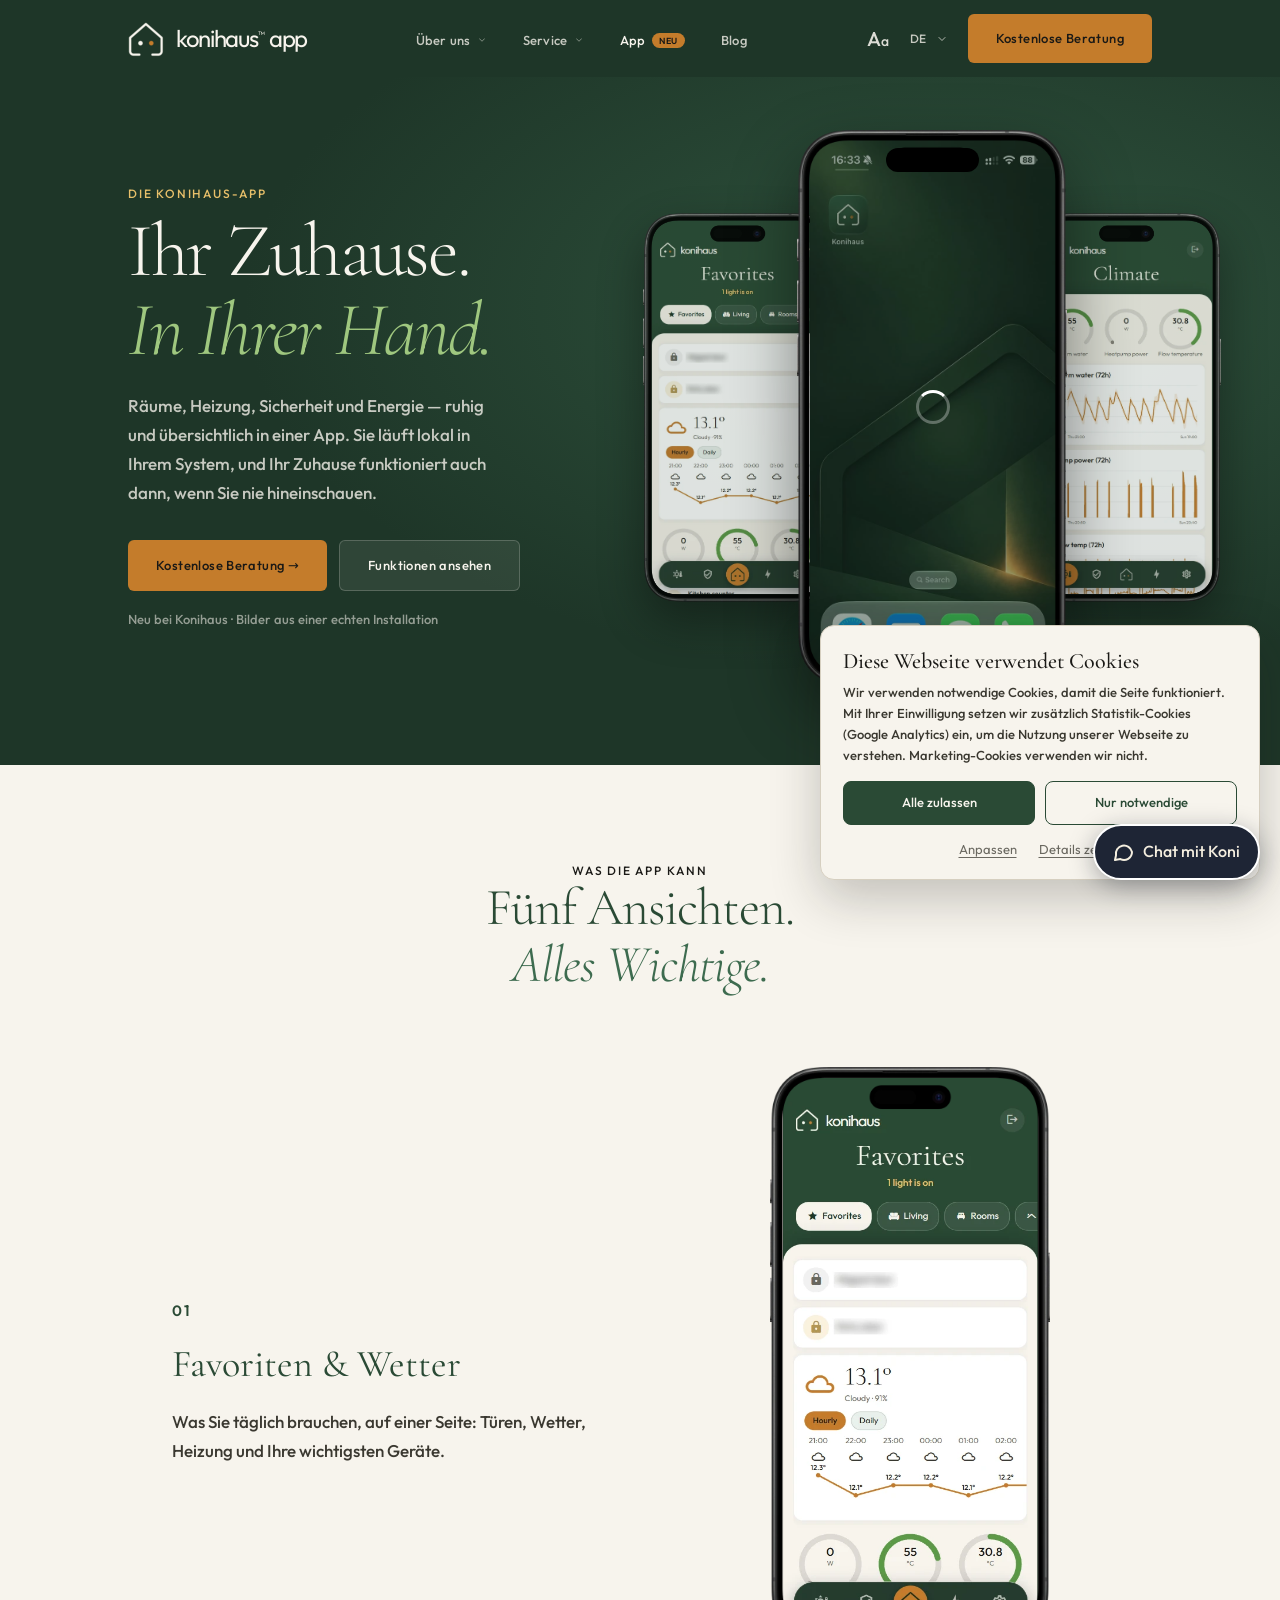
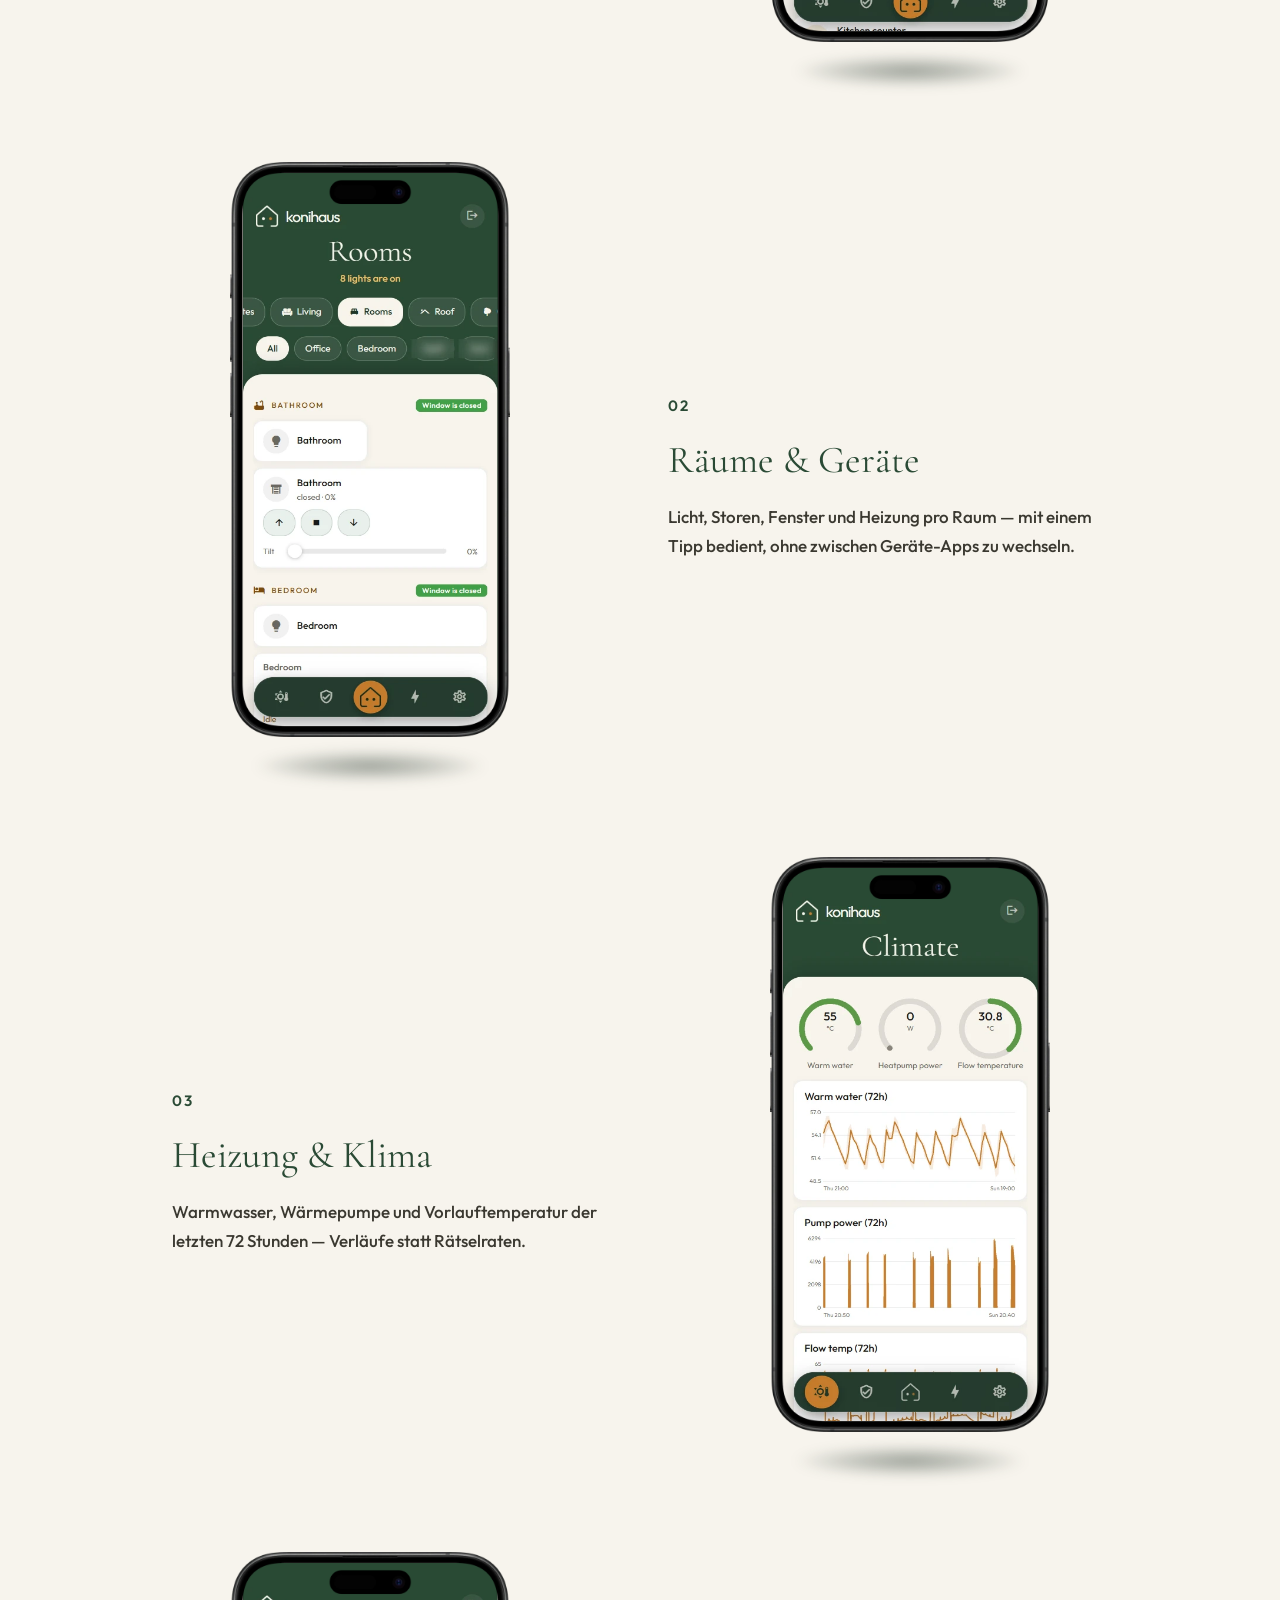
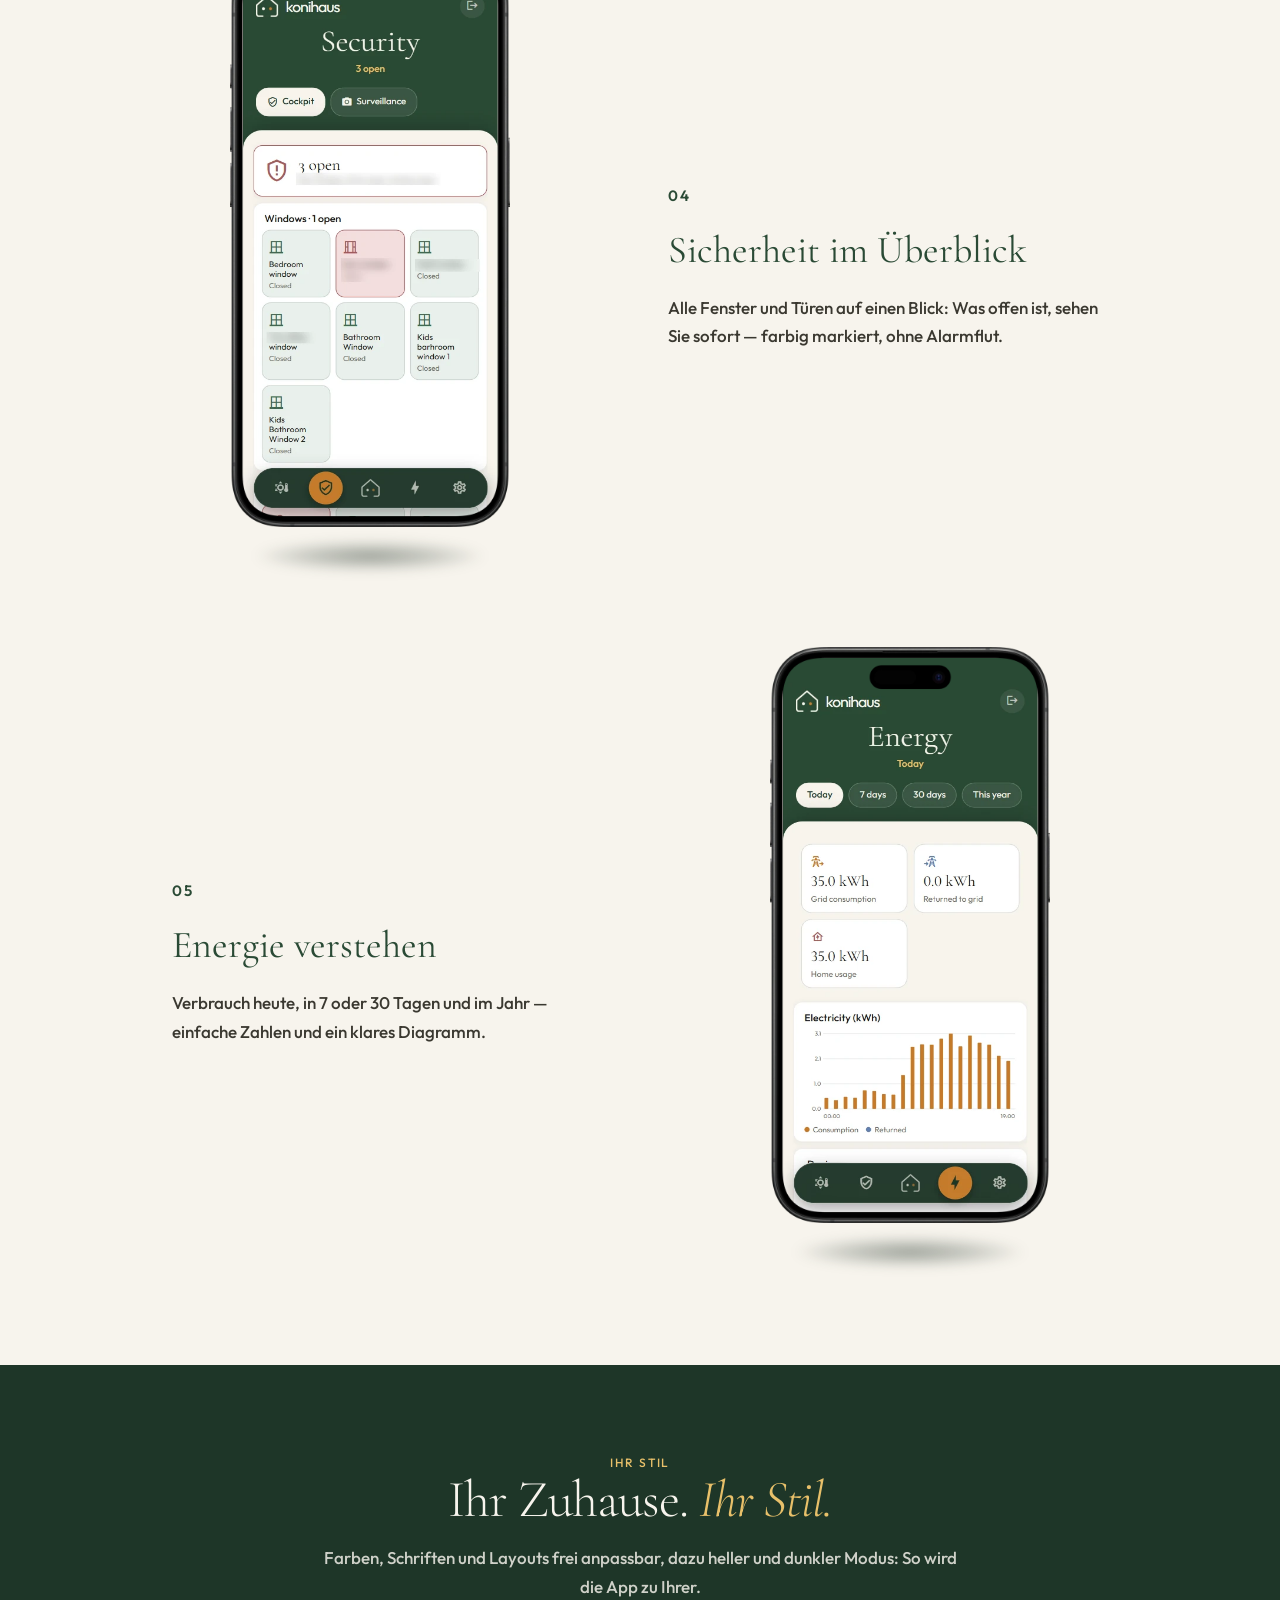
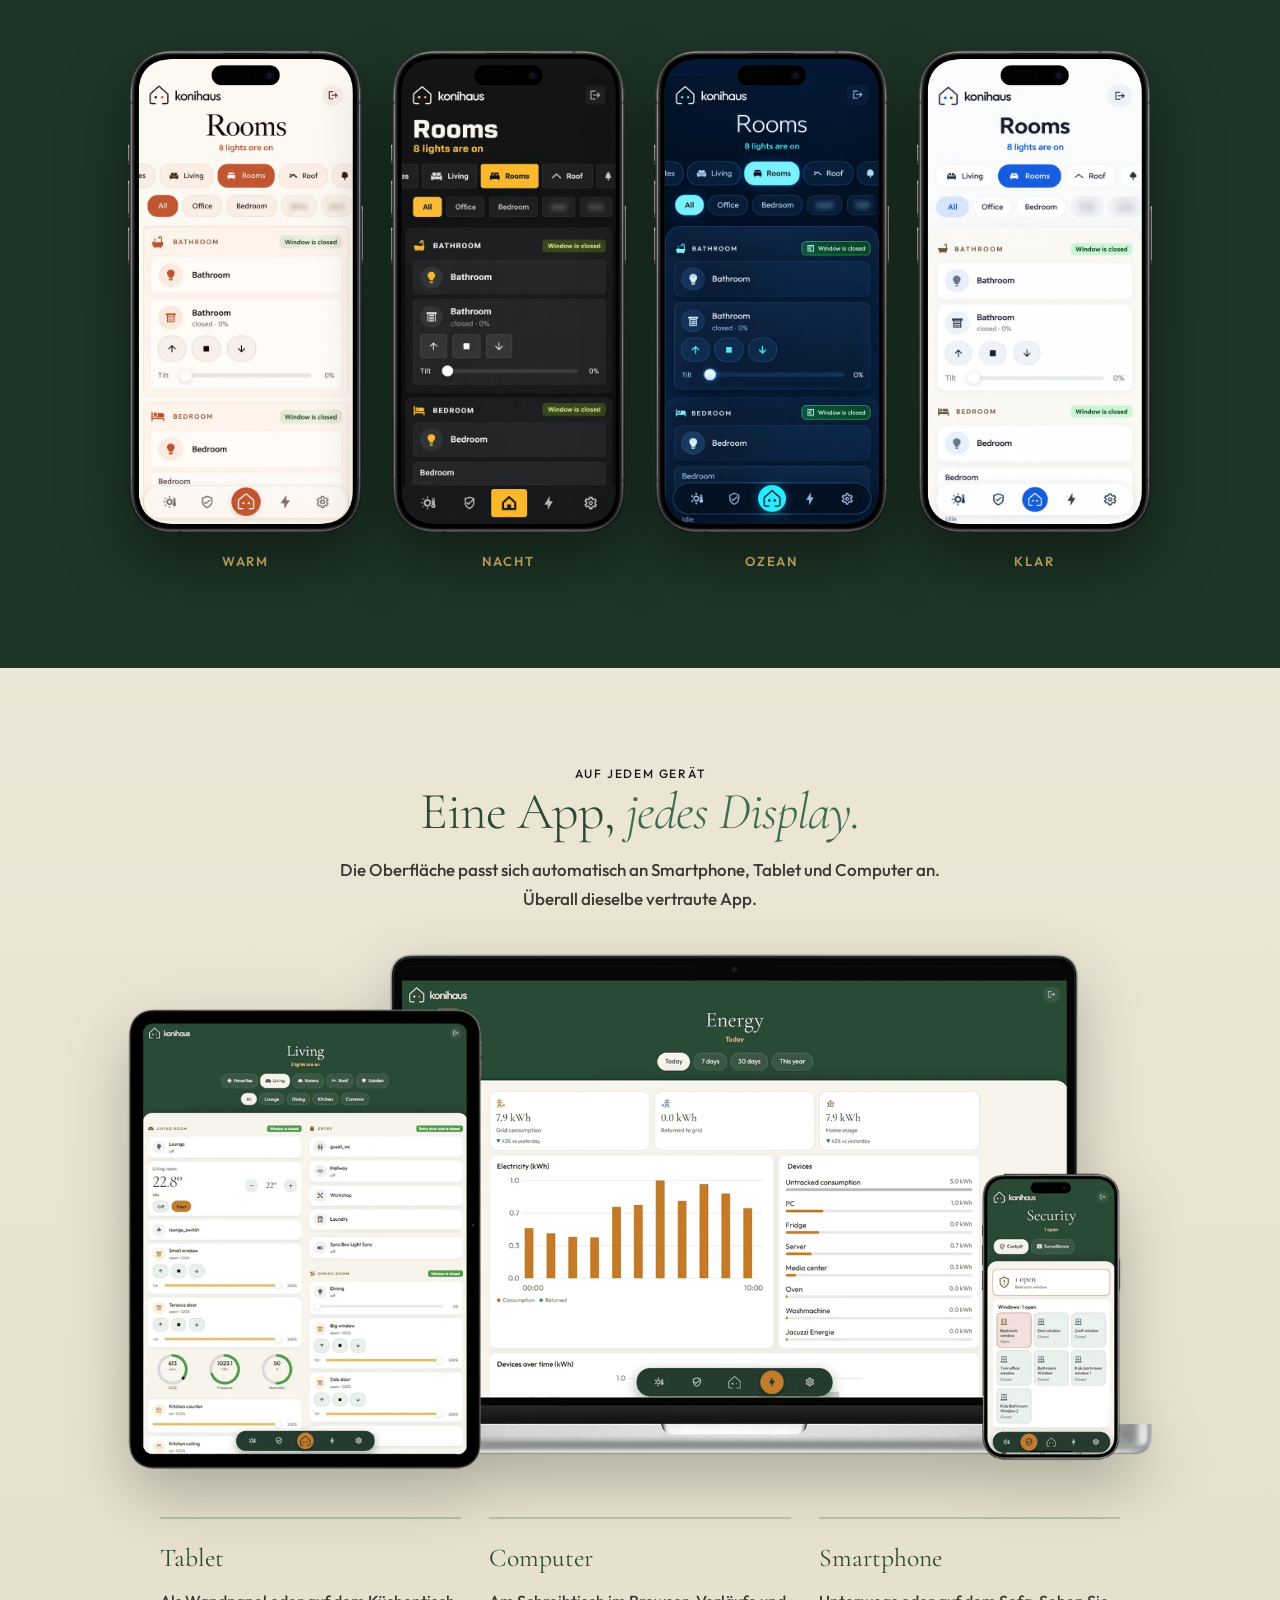
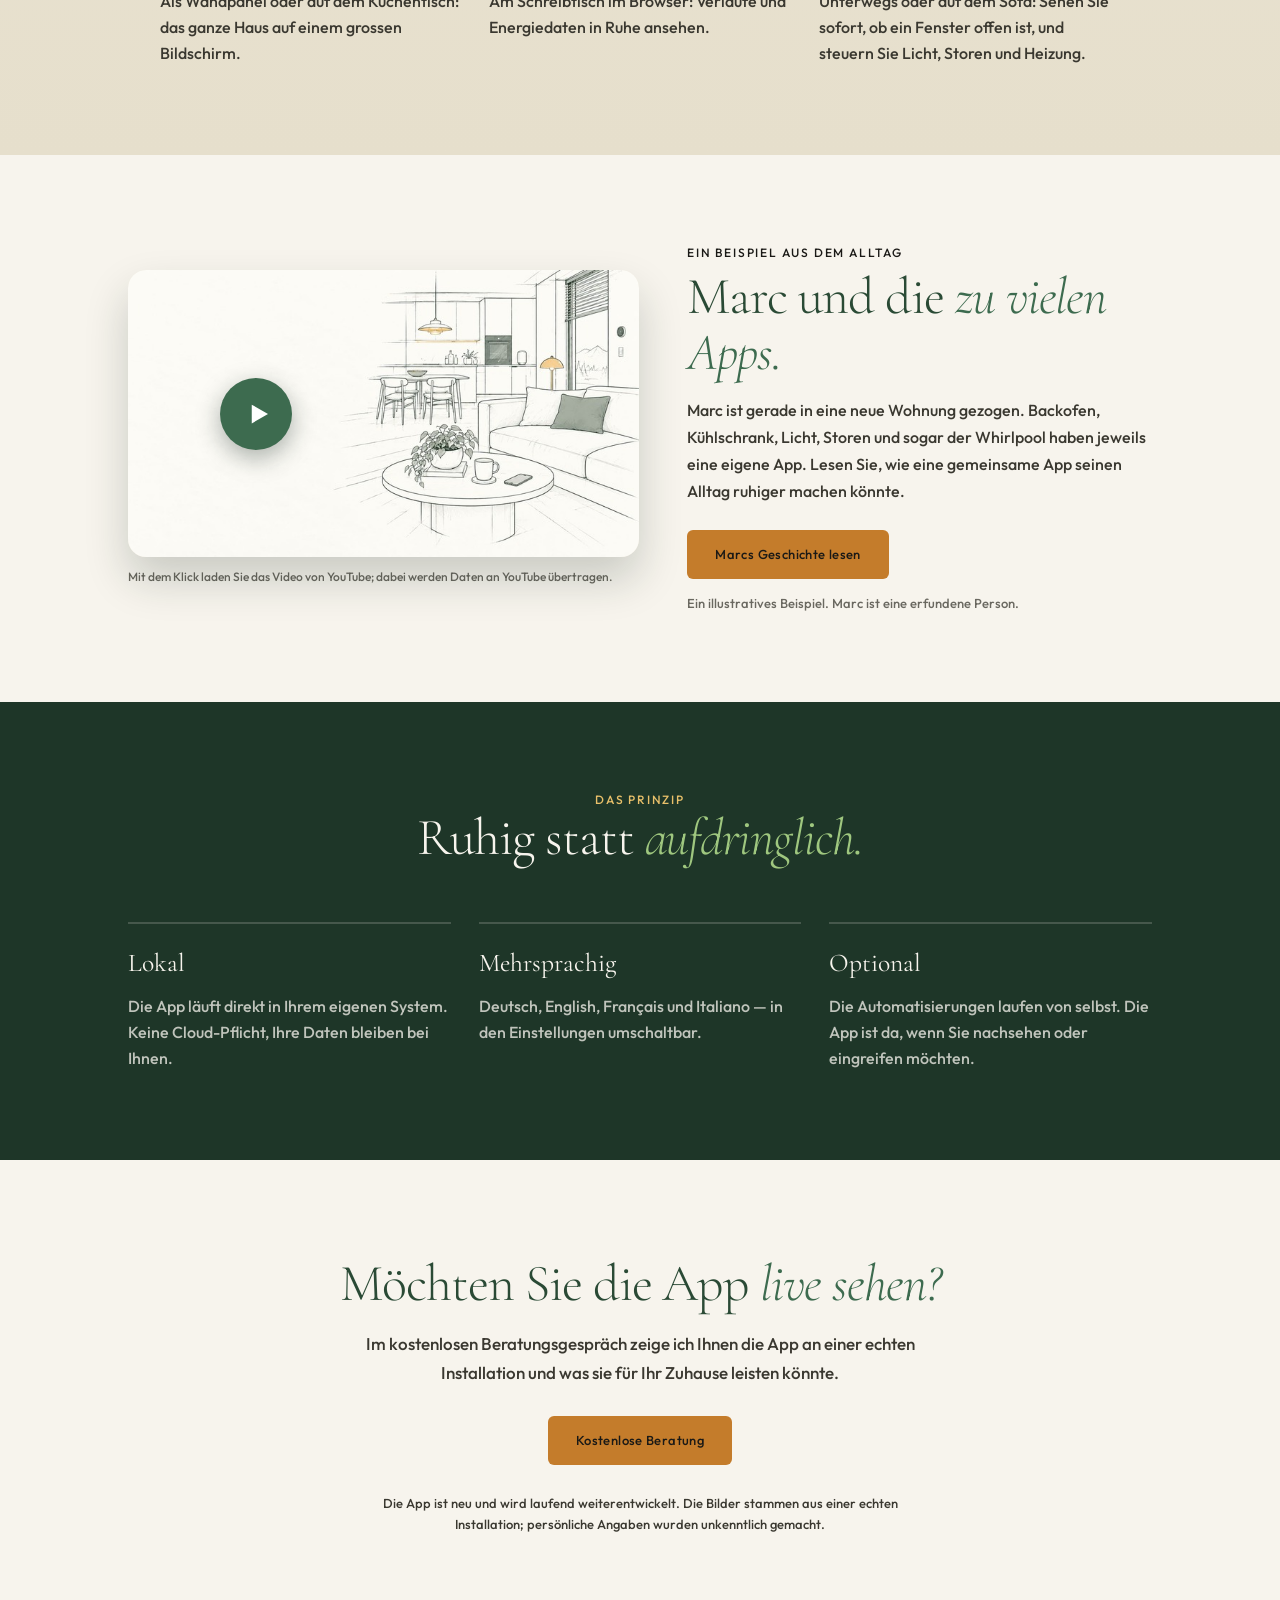
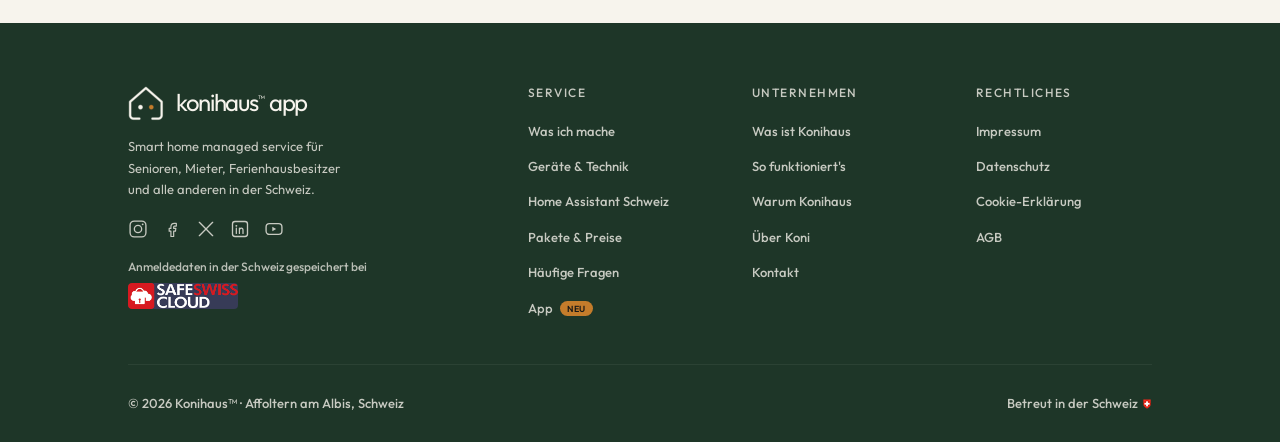
<file: index.html>
<!DOCTYPE html>
<html lang="de">

<head>
  <meta charset="UTF-8">
  <meta name="viewport" content="width=device-width, initial-scale=1.0, viewport-fit=cover">
  <meta name="theme-color" content="#2a4a35">
  <link rel="icon" href="/favicon.ico" sizes="48x48">
  <link rel="icon" type="image/png" sizes="32x32" href="/favicon-32x32.png">
  <link rel="icon" type="image/png" sizes="192x192" href="/favicon-192x192.png">
  <link rel="icon" type="image/svg+xml" href="/favicon_sm.svg">
  <link rel="shortcut icon" href="/favicon.ico">
  <link rel="apple-touch-icon" sizes="180x180" href="/assets/apple-touch-icon.png">
  <title>Konihaus-App | Smarthome von Koni in einer ruhigen App</title>
  <meta name="description" content="Die Konihaus-App von Koni zeigt Räume, Heizung, Sicherheit und Energie übersichtlich an: Smarthome lokal in Ihrem System, ohne Cloud-Pflicht. Ihr Smart Home läuft auch ohne App von selbst.">
  <meta name="author" content="Konrad Hefelle">
  
  <meta name="robots" content="index, follow">
  <link rel="canonical" href="https://app.konihaus.ch/">

  <!-- Open Graph -->
  <meta property="og:title" content="Konihaus-App | Smarthome von Koni in einer ruhigen App">
  <meta property="og:description" content="Die Konihaus-App von Koni zeigt Räume, Heizung, Sicherheit und Energie übersichtlich an: Smarthome lokal in Ihrem System, ohne Cloud-Pflicht. Ihr Smart Home läuft auch ohne App von selbst.">
  <meta property="og:url" content="https://app.konihaus.ch/">
  <meta property="og:type" content="website">
  <meta property="og:locale" content="de_CH">
  <meta property="og:locale:alternate" content="en_US">
  <meta property="og:image" content="https://app.konihaus.ch/images/og-image.jpg">
  <meta property="fb:app_id" content="2188289105366537" />

  <!-- Twitter Card -->
  <meta name="twitter:card" content="summary_large_image">
  <meta name="twitter:image" content="https://app.konihaus.ch/images/og-image.jpg">
  <meta name="twitter:title" content="Konihaus-App | Smarthome von Koni in einer ruhigen App">
  <meta name="twitter:description" content="Die Konihaus-App von Koni zeigt Räume, Heizung, Sicherheit und Energie übersichtlich an: Smarthome lokal in Ihrem System, ohne Cloud-Pflicht. Ihr Smart Home läuft auch ohne App von selbst.">
  <!-- Fonts: self-hosted (see @font-face in styles.css); no request to Google -->
  <link rel="preload" href="/fonts/outfit-latin-normal.woff2" as="font" type="font/woff2" crossorigin>
  <link rel="preload" href="/fonts/cormorant-garamond-latin-normal.woff2" as="font" type="font/woff2" crossorigin>
  <link rel="preload" href="/fonts/cormorant-garamond-latin-italic.woff2" as="font" type="font/woff2" crossorigin>
  <link rel="stylesheet" href="/styles.css">
  <link rel="stylesheet" href="/app.css">
  <script>
    /* readability preferences (Aa button), applied before first paint so the text size doesn't jump; logic mirrors scripts.js */
    (function(){try{var d=document.documentElement,p=JSON.parse(localStorage.getItem('konihaus-readability')||'{}');
    if(p.text==='large'||p.text==='xl')d.setAttribute('data-text',p.text);
    if(p.contrast===true)d.setAttribute('data-contrast','high');
    if(p.motion===true||(typeof p.motion!=='boolean'&&window.matchMedia&&matchMedia('(prefers-reduced-motion: reduce)').matches))d.setAttribute('data-motion','reduce');}catch(e){}})();
  </script>
  <script type="application/ld+json">
  {
    "@context": "https://schema.org",
    "@type": "WebSite",
    "name": "Konihaus App",
    "alternateName": "Konihaus Smarthome App",
    "url": "https://app.konihaus.ch/",
    "description": "Die Konihaus-App von Koni zeigt Räume, Heizung, Sicherheit und Energie übersichtlich an: Smarthome lokal in Ihrem System, ohne Cloud-Pflicht. Ihr Smart Home läuft auch ohne App von selbst.",
    "inLanguage": ["de-CH", "en"],
    "publisher": {
      "@type": "Organization",
      "@id": "https://konihaus.ch/#business",
      "name": "Konihaus",
      "legalName": "Hefelle Services / Konihaus",
      "taxID": "CHE-303.447.008",
      "url": "https://konihaus.ch/",
      "logo": "https://konihaus.ch/assets/icon-512.png",
      "founder": { "@id": "https://konihaus.ch/#founder" },
      "sameAs": [
        "https://www.instagram.com/ch.konihaus/",
        "https://www.facebook.com/konihaus.ch",
        "https://x.com/konihaus",
        "https://www.linkedin.com/company/konihaus",
        "https://www.youtube.com/@Konihaus",
        "https://maps.google.com/?cid=696624189176499130",
        "https://www.zefix.ch/de/search/entity/list/firm/1773495",
        "https://www.uid.admin.ch/Detail.aspx?uid_id=CHE-303.447.008"
      ]
    }
  }
  </script>
</head>

<body class="example-body example-body--base app-body">

  <nav class="nav nav--solid " id="nav">
    <div class="container">
      <div class="nav__inner">
        <a href="/" class="logo" aria-label="Konihaus App">
          <div class="logo-image"></div>
          <div class="wordmark">konihaus<sup class="tm">™</sup> app</div>
        </a>
        <ul class="nav__links">
            <li class="has-sub">
              <a href="https://konihaus.ch/#about" class="nav__parent" aria-haspopup="true"><span data-i18n="nav.about_us">Über uns</span><svg class="chev" width="10" height="10" viewBox="0 0 24 24" aria-hidden="true"><path d="m6 9 6 6 6-6" /></svg></a>
              <ul class="nav__sub">
                <li><a href="https://konihaus.ch/#intro" data-i18n="footer.col2_l1">Was ist Konihaus</a></li>
                <li><a href="https://konihaus.ch/#process" data-i18n="footer.col2_l2">So funktioniert&#x27;s</a></li>
                <li><a href="https://konihaus.ch/#why" data-i18n="footer.col2_l3">Warum Konihaus</a></li>
                <li><a href="https://konihaus.ch/#about" data-i18n="footer.col2_l4">Über Koni</a></li>
              </ul>
            </li>
            <li class="has-sub">
              <a href="https://konihaus.ch/#packages" class="nav__parent" aria-haspopup="true"><span data-i18n="nav.service">Service</span><svg class="chev" width="10" height="10" viewBox="0 0 24 24" aria-hidden="true"><path d="m6 9 6 6 6-6" /></svg></a>
              <ul class="nav__sub">
                <li><a href="https://konihaus.ch/#devices" data-i18n="footer.col1_l2">Geräte &amp; Technik</a></li>
                <li><a href="https://konihaus.ch/home-assistant-schweiz" data-ha-link data-i18n="footer.col1_l5">Home Assistant Schweiz</a></li>
                <li><a href="https://konihaus.ch/#packages" data-i18n="footer.col1_l1">Pakete &amp; Preise</a></li>
                <li><a href="https://konihaus.ch/#faq" data-i18n="footer.col1_l3">Häufige Fragen</a></li>
                <li><a href="https://konihaus.ch/#contact" data-i18n="footer.col1_l4">Kontakt</a></li>
              </ul>
            </li>
            <li><a href="/" class="nav__app active" aria-current="page"><span data-i18n="nav.app">App</span><span class="nav__badge" data-i18n="nav.new">Neu</span></a></li>
            <li><a href="https://blog.konihaus.ch" target="_blank" rel="noopener" data-i18n="nav.blog">Blog</a></li>
          </ul>
        <div class="language-picker">
          <button
            type="button"
            class="language-trigger"
            aria-expanded="false"
            aria-controls="language-options"
            aria-label="Language: Deutsch"
          >
            <span class="language-current">DE</span>
            <svg width="12" height="12" viewBox="0 0 24 24" aria-hidden="true">
              <path d="m6 9 6 6 6-6" />
            </svg>
          </button>

          <div id="language-options" class="language-options" hidden>
            <button type="button" class="language-option" data-lang="de">
              <span>Deutsch</span>
              <span class="language-code">DE</span>
            </button>
            <button type="button" class="language-option" data-lang="en">
              <span>English</span>
              <span class="language-code">EN</span>
            </button>
          </div>

          <select id="lang-selector" hidden>
            <option value="de">DE</option>
            <option value="en">EN</option>
          </select>
        </div>
        <a href="https://konihaus.ch/#contact" class="btn nav__cta" data-i18n="nav.cta">Kostenlose Beratung</a>
        <button class="nav__hamburger" id="hamburger" aria-label="Menü öffnen">
          <span></span><span></span><span></span>
        </button>
      </div>
    </div>
  </nav>

  <!-- MOBILE DRAWER -->
  <div class="nav__drawer" id="drawer">
    <ul>
      <li class="drawer-group">
        <button type="button" class="drawer-acc" aria-expanded="false" aria-controls="dg-about"><span data-i18n="nav.about_us">Über uns</span><svg class="chev" width="10" height="10" viewBox="0 0 24 24" aria-hidden="true"><path d="m6 9 6 6 6-6" /></svg></button>
        <ul class="drawer-sub" id="dg-about" hidden>
          <li><a href="https://konihaus.ch/#intro" class="drawer-link" data-i18n="footer.col2_l1">Was ist Konihaus</a></li>
          <li><a href="https://konihaus.ch/#process" class="drawer-link" data-i18n="footer.col2_l2">So funktioniert&#x27;s</a></li>
          <li><a href="https://konihaus.ch/#why" class="drawer-link" data-i18n="footer.col2_l3">Warum Konihaus</a></li>
          <li><a href="https://konihaus.ch/#about" class="drawer-link" data-i18n="footer.col2_l4">Über Koni</a></li>
        </ul>
      </li>
      <li class="drawer-group">
        <button type="button" class="drawer-acc" aria-expanded="false" aria-controls="dg-service"><span data-i18n="nav.service">Service</span><svg class="chev" width="10" height="10" viewBox="0 0 24 24" aria-hidden="true"><path d="m6 9 6 6 6-6" /></svg></button>
        <ul class="drawer-sub" id="dg-service" hidden>
          <li><a href="https://konihaus.ch/#devices" class="drawer-link" data-i18n="footer.col1_l2">Geräte &amp; Technik</a></li>
          <li><a href="https://konihaus.ch/home-assistant-schweiz" data-ha-link class="drawer-link" data-i18n="footer.col1_l5">Home Assistant Schweiz</a></li>
          <li><a href="https://konihaus.ch/#packages" class="drawer-link" data-i18n="footer.col1_l1">Pakete &amp; Preise</a></li>
          <li><a href="https://konihaus.ch/#faq" class="drawer-link" data-i18n="footer.col1_l3">Häufige Fragen</a></li>
          <li><a href="https://konihaus.ch/#contact" class="drawer-link" data-i18n="footer.col1_l4">Kontakt</a></li>
        </ul>
      </li>
      <li><a href="/" class="drawer-link"><span data-i18n="nav.app">App</span><span class="nav__badge" data-i18n="nav.new">Neu</span></a></li>
      <li><a href="https://blog.konihaus.ch" class="drawer-link" target="_blank" rel="noopener" data-i18n="nav.blog">Blog</a></li>
    </ul>
    <a href="https://konihaus.ch/#contact" class="drawer-cta drawer-link" data-i18n="nav.cta">Kostenlose Beratung</a>
  </div>
  
  <header class="app-hero">
    <div class="container app-hero__in">
      <div class="app-hero__txt">
        <p class="sec-eye reveal" data-i18n="app_page.eyebrow">Die Konihaus-App</p>
        <h1 class="app-hero__h reveal d1" data-i18n="app_page.h1" data-i18n-html="true">Ihr Zuhause.<br><em>In Ihrer Hand.</em></h1>
        <p class="app-hero__sub reveal d2" data-i18n="app_page.sub">Räume, Heizung, Sicherheit und Energie — ruhig und übersichtlich in einer App. Sie läuft lokal in Ihrem System, und Ihr Zuhause funktioniert auch dann, wenn Sie nie hineinschauen.</p>
        <div class="app-hero__actions reveal d3">
          <a href="https://konihaus.ch/#contact" class="btn btn-primary" data-i18n="app_page.cta1">Kostenlose Beratung →</a>
          <a href="#features" class="btn btn-ghost" data-i18n="app_page.cta2">Funktionen ansehen</a>
        </div>
        <p class="app-hero__note reveal d3" data-i18n="app_page.hero_note">Neu bei Konihaus · Bilder aus einer echten Installation</p>
      </div>
      <div class="app-hero__ph reveal d2">
        <div class="app-rotor" id="app-rotor">
          <div class="app-phone app-phone__img" data-pos="l"><img src="/img/favorites.webp" width="433" height="938" decoding="async" alt="Konihaus-App: Favoriten mit Türen, Wetter und Heizung" data-alt="1"></div>
          <div class="app-phone app-phone__img app-phone--video" data-pos="c">
            <video class="app-demo" poster="/img/app-demo-poster.jpg" muted loop playsinline autoplay preload="auto" disablepictureinpicture aria-label="Konihaus-App: Räume mit Licht, Storen und Fenstern" data-alt="2"><source src="/img/app-demo.mp4" type="video/mp4"></video>
            <div class="app-phone__load" aria-hidden="true"><span></span></div>
            <div class="app-phone__island" aria-hidden="true"></div>
          </div>
          <div class="app-phone app-phone__img" data-pos="r"><img src="/img/climate.webp" width="433" height="938" decoding="async" alt="Konihaus-App: Heizung und Klima mit 72-Stunden-Verläufen" data-alt="3"></div>
        </div>
      </div>
    </div>
  </header>

  <main>
    <section class="app-feats" id="features">
      <div class="container">
        <div class="app-head">
          <p class="sec-eye reveal" data-i18n="app_page.f_eye">Was die App kann</p>
          <h2 class="app-h2 reveal d1" data-i18n="app_page.f_h2" data-i18n-html="true">Fünf Ansichten.<br><em>Alles Wichtige.</em></h2>
        </div>
      <div class="app-feat">
        <div class="app-feat__txt reveal">
          <span class="app-feat__num">01</span>
          <h3 class="app-feat__t" data-i18n="app_page.f1_t">Favoriten & Wetter</h3>
          <p class="app-feat__b" data-i18n="app_page.f1_b">Was Sie täglich brauchen, auf einer Seite: Türen, Wetter, Heizung und Ihre wichtigsten Geräte.</p>
        </div>
        <div class="app-feat__ph reveal d1">
          <div class="app-phone"><img src="/img/favorites.webp" width="433" height="938" loading="lazy" decoding="async" alt="Konihaus-App: Favoriten mit Türen, Wetter und Heizung" data-alt="1"></div>
        </div>
      </div>
      <div class="app-feat app-feat--rev">
        <div class="app-feat__txt reveal">
          <span class="app-feat__num">02</span>
          <h3 class="app-feat__t" data-i18n="app_page.f2_t">Räume & Geräte</h3>
          <p class="app-feat__b" data-i18n="app_page.f2_b">Licht, Storen, Fenster und Heizung pro Raum — mit einem Tipp bedient, ohne zwischen Geräte-Apps zu wechseln.</p>
        </div>
        <div class="app-feat__ph reveal d1">
          <div class="app-phone"><img src="/img/rooms.webp" width="433" height="938" loading="lazy" decoding="async" alt="Konihaus-App: Räume mit Licht, Storen und Fenstern" data-alt="2"></div>
        </div>
      </div>
      <div class="app-feat">
        <div class="app-feat__txt reveal">
          <span class="app-feat__num">03</span>
          <h3 class="app-feat__t" data-i18n="app_page.f3_t">Heizung & Klima</h3>
          <p class="app-feat__b" data-i18n="app_page.f3_b">Warmwasser, Wärmepumpe und Vorlauftemperatur der letzten 72 Stunden — Verläufe statt Rätselraten.</p>
        </div>
        <div class="app-feat__ph reveal d1">
          <div class="app-phone"><img src="/img/climate.webp" width="433" height="938" loading="lazy" decoding="async" alt="Konihaus-App: Heizung und Klima mit 72-Stunden-Verläufen" data-alt="3"></div>
        </div>
      </div>
      <div class="app-feat app-feat--rev">
        <div class="app-feat__txt reveal">
          <span class="app-feat__num">04</span>
          <h3 class="app-feat__t" data-i18n="app_page.f4_t">Sicherheit im Überblick</h3>
          <p class="app-feat__b" data-i18n="app_page.f4_b">Alle Fenster und Türen auf einen Blick: Was offen ist, sehen Sie sofort — farbig markiert, ohne Alarmflut.</p>
        </div>
        <div class="app-feat__ph reveal d1">
          <div class="app-phone"><img src="/img/security.webp" width="433" height="938" loading="lazy" decoding="async" alt="Konihaus-App: Sicherheit mit Fenster- und Türstatus" data-alt="4"></div>
        </div>
      </div>
      <div class="app-feat">
        <div class="app-feat__txt reveal">
          <span class="app-feat__num">05</span>
          <h3 class="app-feat__t" data-i18n="app_page.f5_t">Energie verstehen</h3>
          <p class="app-feat__b" data-i18n="app_page.f5_b">Verbrauch heute, in 7 oder 30 Tagen und im Jahr — einfache Zahlen und ein klares Diagramm.</p>
        </div>
        <div class="app-feat__ph reveal d1">
          <div class="app-phone"><img src="/img/energy.webp" width="433" height="938" loading="lazy" decoding="async" alt="Konihaus-App: Energieverbrauch mit Tagesdiagramm" data-alt="5"></div>
        </div>
      </div>
      </div>
    </section>

    <section class="app-styles" id="style">
      <div class="container">
        <div class="app-head">
          <p class="sec-eye reveal" data-i18n="app_page.st_eye">Ihr Stil</p>
          <h2 class="app-h2 reveal d1" data-i18n="app_page.st_h2" data-i18n-html="true">Ihr Zuhause. <em>Ihr Stil.</em></h2>
          <p class="app-styles__sub reveal d2" data-i18n="app_page.st_sub">Farben, Schriften und Layouts frei anpassbar, dazu heller und dunkler Modus: So wird die App zu Ihrer.</p>
        </div>
        <div class="app-themes">
          <figure class="app-theme reveal d0"><div class="app-phone"><img src="/img/theme-warm.webp" width="520" height="1124" loading="lazy" decoding="async" alt="Konihaus-App im warmen Terrakotta-Stil" data-alt="7"></div><figcaption data-i18n="app_page.th1_t">Warm</figcaption></figure>
          <figure class="app-theme reveal d1"><div class="app-phone"><img src="/img/theme-night.webp" width="520" height="1124" loading="lazy" decoding="async" alt="Konihaus-App im dunklen Stil mit Bernstein" data-alt="8"></div><figcaption data-i18n="app_page.th2_t">Nacht</figcaption></figure>
          <figure class="app-theme reveal d2"><div class="app-phone"><img src="/img/theme-ocean.webp" width="520" height="1124" loading="lazy" decoding="async" alt="Konihaus-App im Ozean-Stil mit Cyan" data-alt="9"></div><figcaption data-i18n="app_page.th3_t">Ozean</figcaption></figure>
          <figure class="app-theme reveal d3"><div class="app-phone"><img src="/img/theme-light.webp" width="520" height="1124" loading="lazy" decoding="async" alt="Konihaus-App im hellen blauen Stil" data-alt="10"></div><figcaption data-i18n="app_page.th4_t">Klar</figcaption></figure>
        </div>
      </div>
    </section>

    <section class="app-devices" id="devices">
      <div class="container">
        <div class="app-head">
          <p class="sec-eye reveal" data-i18n="app_page.dv_eye">Auf jedem Gerät</p>
          <h2 class="app-h2 reveal d1" data-i18n="app_page.dv_h2" data-i18n-html="true">Eine App, <em>jedes Display.</em></h2>
          <p class="app-devices__sub reveal d2" data-i18n="app_page.dv_sub">Die Oberfläche passt sich automatisch an Smartphone, Tablet und Computer an. Überall dieselbe vertraute App.</p>
        </div>
        <div class="app-devices__img reveal d1">
          <img src="/img/devices.webp" width="1600" height="805" loading="lazy" decoding="async" alt="Konihaus-App auf Tablet, Laptop und Smartphone" data-alt="6">
        </div>
        <div class="app-devgrid">
          <div class="app-dev reveal"><h3 data-i18n="app_page.dv2_t">Tablet</h3><p data-i18n="app_page.dv2_b">Als Wandpanel oder auf dem Küchentisch: das ganze Haus auf einem grossen Bildschirm.</p></div>
          <div class="app-dev reveal d1"><h3 data-i18n="app_page.dv3_t">Computer</h3><p data-i18n="app_page.dv3_b">Am Schreibtisch im Browser: Verläufe und Energiedaten in Ruhe ansehen.</p></div>
          <div class="app-dev reveal d2"><h3 data-i18n="app_page.dv1_t">Smartphone</h3><p data-i18n="app_page.dv1_b">Unterwegs oder auf dem Sofa: Sehen Sie sofort, ob ein Fenster offen ist, und steuern Sie Licht, Storen und Heizung.</p></div>
        </div>
      </div>
    </section>

    <section class="app-marc" id="story">
      <div class="container">
        <div class="app-marc__card reveal">
          <div class="app-marc__media">
            <div class="app-marc__video" id="marc-video" data-yt-de="lE6xckuRNsg" data-yt-en="iG6hsylWARA">
              <button type="button" class="app-marc__poster" id="marc-poster" aria-label="Video abspielen">
                <img src="/img/marc-story.jpg" width="711" height="400" loading="lazy" decoding="async" alt="">
                <span class="app-marc__play"><svg width="30" height="30" viewBox="0 0 24 24" aria-hidden="true"><path d="M7 4.5v15l13-7.5z" fill="#fff"/></svg></span>
              </button>
            </div>
            <p class="app-marc__yt" data-i18n="app_page.mc_yt">Mit dem Klick laden Sie das Video von YouTube; dabei werden Daten an YouTube übertragen.</p>
          </div>
<div class="app-marc__txt">
            <p class="sec-eye" data-i18n="app_page.mc_eye">Ein Beispiel aus dem Alltag</p>
            <h2 class="app-h2" data-i18n="app_page.mc_h2" data-i18n-html="true">Marc und die <em>zu vielen Apps.</em></h2>
            <p class="app-marc__p" data-i18n="app_page.mc_p">Marc ist gerade in eine neue Wohnung gezogen. Backofen, Kühlschrank, Licht, Storen und sogar der Whirlpool haben jeweils eine eigene App. Lesen Sie, wie eine gemeinsame App seinen Alltag ruhiger machen könnte.</p>
            <a href="https://konihaus.ch/zu-viele-apps/" class="btn btn-primary" data-i18n="app_page.mc_btn">Marcs Geschichte lesen</a>
            <p class="app-marc__note" data-i18n="app_page.mc_note">Ein illustratives Beispiel. Marc ist eine erfundene Person.</p>
          </div>
        </div>
      </div>
    </section>

    <section class="app-principles">
      <div class="container">
        <div class="app-head">
          <p class="sec-eye reveal" data-i18n="app_page.p_eye">Das Prinzip</p>
          <h2 class="app-h2 reveal d1" data-i18n="app_page.p_h2" data-i18n-html="true">Ruhig statt <em>aufdringlich.</em></h2>
        </div>
        <div class="app-pgrid">
          <div class="app-p reveal"><h3 data-i18n="app_page.p1_t">Lokal</h3><p data-i18n="app_page.p1_b">Die App läuft direkt in Ihrem eigenen System. Keine Cloud-Pflicht, Ihre Daten bleiben bei Ihnen.</p></div>
          <div class="app-p reveal d1"><h3 data-i18n="app_page.p2_t">Mehrsprachig</h3><p data-i18n="app_page.p2_b">Deutsch, English, Français und Italiano — in den Einstellungen umschaltbar.</p></div>
          <div class="app-p reveal d2"><h3 data-i18n="app_page.p3_t">Optional</h3><p data-i18n="app_page.p3_b">Die Automatisierungen laufen von selbst. Die App ist da, wenn Sie nachsehen oder eingreifen möchten.</p></div>
        </div>
      </div>
    </section>

    <section class="app-cta">
      <div class="container">
        <h2 class="app-h2 reveal" data-i18n="app_page.cta_h2" data-i18n-html="true">Möchten Sie die App <em>live sehen?</em></h2>
        <p class="app-cta__p reveal d1" data-i18n="app_page.cta_p">Im kostenlosen Beratungsgespräch zeige ich Ihnen die App an einer echten Installation und was sie für Ihr Zuhause leisten könnte.</p>
        <a href="https://konihaus.ch/#contact" class="btn btn-primary reveal d2" data-i18n="app_page.cta_btn">Kostenlose Beratung</a>
        <p class="app-disc reveal d2" data-i18n="app_page.disc">Die App ist neu und wird laufend weiterentwickelt. Die Bilder stammen aus einer echten Installation; persönliche Angaben wurden unkenntlich gemacht.</p>
      </div>
    </section>
  </main>

  <footer class="footer ">
    <div class="container">
      <div class="footer__top">
        <div>
          <a href="/" class="logo" aria-label="Konihaus App">
            <div class="logo-image"></div>
            <div class="wordmark">konihaus<sup class="tm">™</sup> app</div>
          </a>
          <p class="footer__tagline" data-i18n="footer.tagline">Smart home managed service für Senioren, Mieter, Ferienhausbesitzer und alle anderen in der Schweiz.</p>
          <div class="footer__social" aria-label="Social Media">
            <a href="https://www.instagram.com/ch.konihaus/" target="_blank" rel="noopener noreferrer" aria-label="Instagram">
              <svg width="20" height="20" viewBox="0 0 24 24" fill="none" xmlns="http://www.w3.org/2000/svg">
                <rect x="2.5" y="2.5" width="19" height="19" rx="5" stroke="currentColor" stroke-width="1.6"/>
                <circle cx="12" cy="12" r="4.4" stroke="currentColor" stroke-width="1.6"/>
                <circle cx="17.6" cy="6.4" r="1.1" fill="currentColor"/>
              </svg>
            </a>
            <a href="https://www.facebook.com/konihaus.ch" target="_blank" rel="noopener noreferrer" aria-label="Facebook">
              <svg width="20" height="20" viewBox="0 0 24 24" fill="none" xmlns="http://www.w3.org/2000/svg">
                <path d="M15 8.5h2.2V5.2h-2.4c-2.5 0-4.1 1.6-4.1 4.1v2H8.6v3.3h2.1V21h3.3v-6.4h2.2l.4-3.3h-2.6V9.6c0-.7.2-1.1 1-1.1Z" stroke="currentColor" stroke-width="1.4" stroke-linejoin="round"/>
              </svg>
            </a>
            <a href="https://x.com/konihaus" target="_blank" rel="noopener noreferrer" aria-label="X">
              <svg width="20" height="20" viewBox="0 0 24 24" fill="none" xmlns="http://www.w3.org/2000/svg">
                <path d="M4 4l16 16M20 4L4 20" stroke="currentColor" stroke-width="1.6" stroke-linecap="round"/>
              </svg>
            </a>
            <a href="https://www.linkedin.com/company/konihaus" target="_blank" rel="noopener noreferrer" aria-label="LinkedIn">
              <svg width="20" height="20" viewBox="0 0 24 24" fill="none" xmlns="http://www.w3.org/2000/svg">
                <rect x="3" y="3" width="18" height="18" rx="3" stroke="currentColor" stroke-width="1.6"/>
                <circle cx="7.6" cy="8.2" r="1.15" fill="currentColor"/>
                <path d="M7.6 11v6.3M11.3 11v6.3M11.3 13.6c0-1.6 1-2.6 2.3-2.6 1.3 0 2 .9 2 2.5v3.8" stroke="currentColor" stroke-width="1.5" stroke-linecap="round"/>
              </svg>
            </a>
            <a href="https://www.youtube.com/@Konihaus/shorts" target="_blank" rel="noopener noreferrer" aria-label="YouTube">
              <svg width="20" height="20" viewBox="0 0 24 24" fill="none" xmlns="http://www.w3.org/2000/svg">
              <rect x="2.5" y="5.5" width="19" height="13" rx="4" stroke="currentColor" stroke-width="1.6"/>
              <path d="M10 9.3v5.4l4.6-2.7z" fill="currentColor"/>
            </svg>
            </a>
          </div>
          <a class="footer__host" href="https://safeswisscloud.com" target="_blank" rel="noopener">
            <span data-i18n="footer.hosting">Anmeldedaten in der Schweiz gespeichert bei</span>
            <img src="/images/partners/safe-swiss-cloud.png" alt="Safe Swiss Cloud" width="110" height="26" loading="lazy" decoding="async">
          </a>
        </div>
        <div>
          <div class="fcol-title" data-i18n="footer.col1_title">Service</div>
          <ul class="flinks">
            <li><a href="https://konihaus.ch/#services" data-i18n="footer.col1_l0">Was ich mache</a></li>
            <li><a href="https://konihaus.ch/#devices" data-i18n="footer.col1_l2">Geräte &amp; Technik</a></li>
            <li><a href="https://konihaus.ch/home-assistant-schweiz" data-ha-link data-i18n="footer.col1_l5">Home Assistant Schweiz</a></li>
            <li><a href="https://konihaus.ch/#packages" data-i18n="footer.col1_l1">Pakete &amp; Preise</a></li>
            <li><a href="https://konihaus.ch/#faq" data-i18n="footer.col1_l3">Häufige Fragen</a></li>
            <li><a href="/"><span data-i18n="nav.app">App</span><span class="nav__badge" data-i18n="nav.new">Neu</span></a></li>
          </ul>
        </div>
        <div>
          <div class="fcol-title" data-i18n="footer.col2_title">Unternehmen</div>
          <ul class="flinks">
            <li><a href="https://konihaus.ch/#intro" data-i18n="footer.col2_l1">Was ist Konihaus</a></li>
            <li><a href="https://konihaus.ch/#process" data-i18n="footer.col2_l2">So funktioniert&#x27;s</a></li>
            <li><a href="https://konihaus.ch/#why" data-i18n="footer.col2_l3">Warum Konihaus</a></li>
            <li><a href="https://konihaus.ch/#about" data-i18n="footer.col2_l4">Über Koni</a></li>
            <li><a href="https://konihaus.ch/#contact" data-i18n="footer.col1_l4">Kontakt</a></li>
          </ul>
        </div>
        <div>
          <div class="fcol-title" data-i18n="footer.col3_title">Rechtliches</div>
          <ul class="flinks">
            <li><a href="https://konihaus.ch/impressum" data-i18n="footer.col3_l1">Impressum</a></li>
            <li><a href="https://konihaus.ch/datenschutz" data-legal="privacy" data-i18n="footer.col3_l2">Datenschutz</a></li>
            <li><a href="https://konihaus.ch/#cookie-declaration" data-cc-open data-i18n="footer.col3_l3">Cookie-Erklärung</a></li>
            <li><a href="https://konihaus.ch/agb" data-i18n="footer.col3_l4">AGB</a></li>
          </ul>
        </div>
      </div>
      <div class="footer__bottom">
        <p class="footer__copy" data-i18n="footer.copy">© 2026 Konihaus™ · Affoltern am Albis, Schweiz</p>
        <p class="fch" data-i18n="footer.ch">Betreut in der Schweiz</p>
      </div>
    </div>
  </footer>

  <script>
    const CUSTOM_BASE_DIR = '/';
  </script>
  <script src="/scripts.js"></script>
  <script src="/cookie-consent.js"></script>
  <script>
    /* alt texts follow the page language */
    (function () {
      function setAlts() {
        try { document.querySelectorAll('img[data-alt], video[data-alt]').forEach(function (im) { var t = i18n.getText('app_page', 'alt' + im.getAttribute('data-alt')); if (t) { if (im.tagName === 'VIDEO') im.setAttribute('aria-label', t); else im.alt = t; } }); } catch (e) {}
      }
      new MutationObserver(function () { setTimeout(setAlts, 50); }).observe(document.documentElement, { attributes: true, attributeFilter: ['lang'] });
      window.addEventListener('load', function () { setTimeout(setAlts, 300); });
    })();
    /* hero phones: Favorites left, Rooms (demo video, looping) in the middle, Climate right. Spinner until the video plays; pauses when the tab is hidden or reduced motion is on. */
    (function () {
      var v = document.querySelector('.app-demo');
      if (!v) return;
      var ph = v.closest('.app-phone');
      function reduced() {
        var d = document.documentElement;
        return d.getAttribute('data-motion') === 'reduce' || (window.matchMedia && matchMedia('(prefers-reduced-motion: reduce)').matches);
      }
      function ready() { ph.classList.add('is-ready'); }
      function play() { if (reduced() || document.hidden) return; var p = v.play(); if (p && p.catch) p.catch(function () {}); }
      v.addEventListener('playing', ready);
      v.addEventListener('waiting', function () { ph.classList.remove('is-ready'); });
      v.addEventListener('stalled', function () { if (v.readyState < 3) ph.classList.remove('is-ready'); });
      v.addEventListener('error', ready);
      /* click opens the phone in a full-screen modal (same <video>, keeps playing); gray area, X or Esc puts it back into the hero */
      var holder = null, ov = null, lastFocus = null;
      function openModal() {
        if (ov) return;
        lastFocus = document.activeElement;
        holder = document.createComment('app-demo'); ph.parentNode.insertBefore(holder, ph);
        ov = document.createElement('div'); ov.className = 'app-modal'; ov.setAttribute('role', 'dialog'); ov.setAttribute('aria-modal', 'true');
        var x = document.createElement('button'); x.type = 'button'; x.className = 'app-modal__x';
        x.setAttribute('aria-label', document.documentElement.lang === 'en' ? 'Close' : 'Schließen');
        x.innerHTML = '<svg viewBox="0 0 24 24" width="24" height="24" aria-hidden="true"><path d="M5 5l14 14M19 5L5 19" stroke="currentColor" stroke-width="2.2" stroke-linecap="round" fill="none"/></svg>';
        ov.appendChild(x); ov.appendChild(ph); document.body.appendChild(ov);
        document.documentElement.classList.add('app-modal-open');
        ov.addEventListener('click', function (e) { if (e.target !== v) closeModal(); });
        x.focus();
        if (!reduced() && v.paused) play();
      }
      function closeModal() {
        if (!ov) return;
        holder.parentNode.insertBefore(ph, holder); holder.parentNode.removeChild(holder);
        ov.parentNode.removeChild(ov); ov = null; holder = null;
        document.documentElement.classList.remove('app-modal-open');
        if (lastFocus && lastFocus.focus) lastFocus.focus();
      }
      v.addEventListener('click', function (e) { if (!ov) { e.stopPropagation(); openModal(); } });
      document.addEventListener('keydown', function (e) { if (e.key === 'Escape') closeModal(); });
      document.addEventListener('visibilitychange', function () { if (document.hidden) v.pause(); else play(); });
      document.addEventListener('konihaus:motion', function () { if (reduced()) { v.pause(); ready(); } else play(); });
      if (reduced()) { v.removeAttribute('autoplay'); v.pause(); ready(); } else { play(); }
    })();
  </script>
  <script>
    (function () {
      var box = document.getElementById('marc-video'), btn = document.getElementById('marc-poster');
      if (!box || !btn) return;
      var texts = { de: 'Video abspielen', en: 'Play video' };
      var lang = function () { return (document.documentElement.lang || 'de').slice(0, 2) === 'en' ? 'en' : 'de'; };
      var label = function () { btn.setAttribute('aria-label', texts[lang()]); };
      label();
      btn.addEventListener('click', function () {
        var id = box.getAttribute('data-yt-' + lang()) || box.getAttribute('data-yt-de');
        var f = document.createElement('iframe');
        f.src = 'https://www.youtube-nocookie.com/embed/' + encodeURIComponent(id) + '?autoplay=1&rel=0';
        f.title = texts[lang()];
        f.allow = 'autoplay; encrypted-media; picture-in-picture; fullscreen';
        f.allowFullscreen = true;
        box.appendChild(f); btn.style.display = 'none';
      });
      /* language switch: stop the running video and show the poster again (the new language's video loads on the next click) */
      new MutationObserver(function () {
        var f = box.querySelector('iframe'); if (f) f.remove();
        btn.style.display = ''; label();
      }).observe(document.documentElement, { attributes: true, attributeFilter: ['lang'] });
    })();
  </script>
  <script src="/konihaus-chat.js" defer></script>
</body>

</html>
</file>
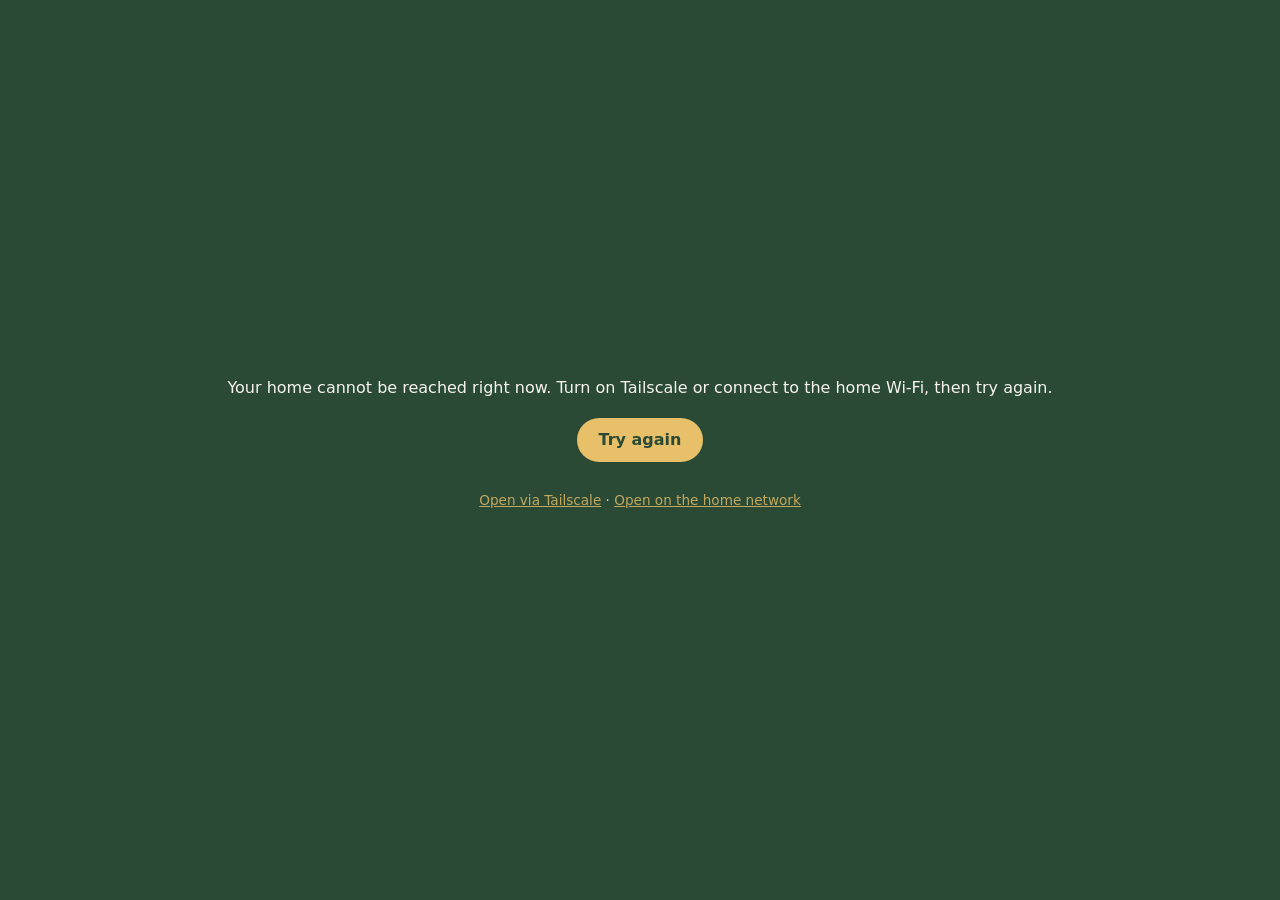
<file: koni/index.html>
<!doctype html>
<html lang="en">
<head>
  <meta charset="utf-8" />
  <meta name="viewport" content="width=device-width, initial-scale=1" />
  <title>Konihaus App | Smarthome von Koni</title>
  <meta name="description" content="Weiterleitung zur Konihaus-App von Koni: Smarthome und Smart Home, lokal und privat." />
  <meta name="robots" content="noindex" />
  <link rel="icon" href="/favicon.ico" sizes="48x48" />
  <link rel="icon" type="image/png" sizes="32x32" href="/favicon-32x32.png" />
  <link rel="icon" type="image/svg+xml" href="/favicon_sm.svg" />
  <link rel="canonical" href="https://home2.tail9c3317.ts.net/local/konihaus/index.html" />
  <style>
    body { margin: 0; min-height: 100vh; display: grid; place-items: center; background: #2a4a35; color: #f7f4ed; font-family: system-ui, sans-serif; text-align: center; padding: 0 20px; }
    a { color: #e8c06a; }
    p { margin: 0 0 14px; line-height: 1.5; }
    .small { font-size: 0.85rem; opacity: 0.8; }
    button { font: inherit; font-weight: 600; padding: 10px 22px; border: 0; border-radius: 999px; background: #e8c06a; color: #2a4a35; cursor: pointer; margin: 4px 0 14px; }
    [hidden] { display: none !important; }
  </style>
</head>
<body>
  <div>
    <p id="msg">Looking for your home…</p>
    <p><button id="retry" type="button" hidden>Try again</button></p>
    <p class="small">
      <a id="main" href="https://home2.tail9c3317.ts.net/local/konihaus/index.html">Open via Tailscale</a> ·
      <a id="local" href="http://192.168.1.148:8123/local/konihaus/index.html">Open on the home network</a>
    </p>
  </div>
  <script>
    // Home Assistant has two addresses: Tailscale (https) and the home network (http). They are checked in this
    // order and the first that answers is opened. When neither answers this page stays put with a "Try again" button.
    // Note: browsers do not let a secure (https) page test an http address, so on the home-network address the check
    // can fail even though it is up; the link below it opens that address directly in that case.
    (function () {
      var MAIN = document.getElementById("main").href, LOCAL = document.getElementById("local").href;
      var msg = document.getElementById("msg"), retry = document.getElementById("retry");
      function probe(url, ms) {
        return new Promise(function (resolve) {
          var ctl = new AbortController(), timer = setTimeout(function () { ctl.abort(); }, ms);
          fetch(url + "?_=" + Date.now(), { mode: "no-cors", cache: "no-store", signal: ctl.signal })
            .then(function () { clearTimeout(timer); resolve(true); })
            .catch(function () { clearTimeout(timer); resolve(false); });
        });
      }
      function run() {
        retry.hidden = true;
        msg.textContent = "Checking Tailscale…";
        probe(MAIN, 3500).then(function (ok) {
          if (ok) { msg.textContent = "Opening your home…"; location.replace(MAIN); return; }
          msg.textContent = "Tailscale is not reachable. Checking the home network…";
          probe(LOCAL, 2500).then(function (ok2) {
            if (ok2) { msg.textContent = "Opening your home on the home network…"; location.replace(LOCAL); return; }
            msg.textContent = "Your home cannot be reached right now. Turn on Tailscale or connect to the home Wi-Fi, then try again.";
            retry.hidden = false;
          });
        });
      }
      retry.addEventListener("click", run);
      run();
    })();
  </script>
</body>
</html>
</file>
<file: styles.css>
/* Cormorant Garamond — Latin Extended */
@font-face {
  font-family: "Cormorant Garamond";
  font-style: normal;
  font-weight: 300 500;
  font-display: block;
  src: url("./fonts/cormorant-garamond-latin-ext-normal.woff2") format("woff2");
  unicode-range: U+0100-02BA, U+02BD-02C5, U+02C7-02CC, U+02CE-02D7,
    U+02DD-02FF, U+0304, U+0308, U+0329, U+1D00-1DBF, U+1E00-1E9F,
    U+1EF2-1EFF, U+2020, U+20A0-20AB, U+20AD-20C0, U+2113,
    U+2C60-2C7F, U+A720-A7FF;
}

/* Cormorant Garamond — Latin */
@font-face {
  font-family: "Cormorant Garamond";
  font-style: normal;
  font-weight: 300 500;
  font-display: block;
  src: url("./fonts/cormorant-garamond-latin-normal.woff2") format("woff2");
  unicode-range: U+0000-00FF, U+0131, U+0152-0153, U+02BB-02BC, U+02C6,
    U+02DA, U+02DC, U+0304, U+0308, U+0329, U+2000-206F, U+20AC,
    U+2122, U+2191, U+2193, U+2212, U+2215, U+FEFF, U+FFFD;
}

/* Cormorant Garamond Italic — Latin Extended */
@font-face {
  font-family: "Cormorant Garamond";
  font-style: italic;
  font-weight: 300 500;
  font-display: block;
  src: url("./fonts/cormorant-garamond-latin-ext-italic.woff2") format("woff2");
  unicode-range: U+0100-02BA, U+02BD-02C5, U+02C7-02CC, U+02CE-02D7,
    U+02DD-02FF, U+0304, U+0308, U+0329, U+1D00-1DBF, U+1E00-1E9F,
    U+1EF2-1EFF, U+2020, U+20A0-20AB, U+20AD-20C0, U+2113,
    U+2C60-2C7F, U+A720-A7FF;
}

/* Cormorant Garamond Italic — Latin */
@font-face {
  font-family: "Cormorant Garamond";
  font-style: italic;
  font-weight: 300 500;
  font-display: block;
  src: url("./fonts/cormorant-garamond-latin-italic.woff2") format("woff2");
  unicode-range: U+0000-00FF, U+0131, U+0152-0153, U+02BB-02BC, U+02C6,
    U+02DA, U+02DC, U+0304, U+0308, U+0329, U+2000-206F, U+20AC,
    U+2122, U+2191, U+2193, U+2212, U+2215, U+FEFF, U+FFFD;
}

/* Outfit — Latin Extended */
@font-face {
  font-family: "Outfit";
  font-style: normal;
  font-weight: 300 600;
  font-display: block;
  src: url("./fonts/outfit-latin-ext-normal.woff2") format("woff2");
  unicode-range: U+0100-02BA, U+02BD-02C5, U+02C7-02CC, U+02CE-02D7,
    U+02DD-02FF, U+0304, U+0308, U+0329, U+1D00-1DBF, U+1E00-1E9F,
    U+1EF2-1EFF, U+2020, U+20A0-20AB, U+20AD-20C0, U+2113,
    U+2C60-2C7F, U+A720-A7FF;
}

/* Outfit — Latin */
@font-face {
  font-family: "Outfit";
  font-style: normal;
  font-weight: 300 600;
  font-display: block;
  src: url("./fonts/outfit-latin-normal.woff2") format("woff2");
  unicode-range: U+0000-00FF, U+0131, U+0152-0153, U+02BB-02BC, U+02C6,
    U+02DA, U+02DC, U+0304, U+0308, U+0329, U+2000-206F, U+20AC,
    U+2122, U+2191, U+2193, U+2212, U+2215, U+FEFF, U+FFFD;
}

:root {

  --gold: #6b4a0d;
  --gold-light: #d6bd78;
  --gold-mid: #947023;
  --gold-deep: #493208;
  --gold-tint: #f4eedf;

  --burgundy: #5a1a1d;
  --burgundy-light: #d59b9d;
  --burgundy-mid: #83383c;
  --burgundy-deep: #3e1214;
  --burgundy-tint: #f3e7e8;

  --marine: #1e2535;
  --marine-light: #9baecb;
  --marine-mid: #3e506e;
  --marine-deep: #141a26;
  --marine-tint: #e8ecf2;

  --forest: rgb(42, 74, 53); /*#2a4a35*/
  --forest-light: rgb(159, 199, 127); /*#9fc77f*/
  --forest-mid: rgb(61, 107, 79); /*#3d6b4f*/
  --forest-deep: #1e3628;
  --forest-tint: #e8f0eb;

  --amber: #c47c2b;
  --amber-warm: #e8c06a;
  --amber-tint: #faebd5;
  --stone: #8a7f6e;
  --stone-text: #675e4f;  /* text-safe stone (5.8:1 on parchment) */
  --amber-text: #7d4a0b;  /* text-safe amber for eyebrows (>=4.7:1 on parchment/cream/warm-mid) */
  --parchment: #f7f4ed;
  --cream: #ede9df;
  --warm-mid: #d6cfc0;
  --ink: #1a1916;
  --ink-2: #3a3830;
  --ink-3: #6a6860;
  --ink-4: #66645c;      /* was #9a9890 (2.6:1) -> 5.4:1 on parchment */
  --rule: rgba(26, 25, 22, 0.10);
  --rule-inv: rgba(247, 244, 237, 0.10);
  --serif: 'Cormorant Garamond', Georgia, serif;
  --sans: 'Outfit', system-ui, sans-serif;
  --ease: cubic-bezier(0.25, 0.46, 0.45, 0.94);
}

*,
*::before,
*::after {
  box-sizing: border-box;
  margin: 0;
  padding: 0;
}

html {
  font-size: calc(100% * var(--ts, 1));
  background: #2a4a35 !important;
  background-color: #2a4a35 !important;
  font-family: var(--font-sans);
  font-synthesis: none;
  min-height: 100%;
  overflow-x: hidden;
  scroll-behavior: smooth;
  width: 100%;
}

body {
  font-family: var(--sans);
  background: var(--parchment);
  color: var(--ink);
  font-size: 1rem;
  line-height: 1.65;
  font-weight: 500;
  -webkit-font-smoothing: antialiased;
  overflow-x: hidden;
  width: 100%;
  max-width: 100%;
  margin: 0;
  padding: 0;
  touch-action: manipulation;
  -webkit-font-smoothing: antialiased;
  position: relative;
  -webkit-user-select: text;
  user-select: text;
  -webkit-user-drag: none;
  -webkit-tap-highlight-color: transparent;
}

a {
  color: inherit;
  text-decoration: none;
  -webkit-user-select: auto;
  user-select: auto;
}

button {
  font-family: var(--sans);
  cursor: pointer;
  border: none;
  background: none;
  -webkit-user-select: none;
  user-select: none;
}

img,
video,
iframe,
embed,
object {
  max-width: 100%;
  height: auto;
  display: block;
}

.container {
  max-width: 1120px;
  margin: 0 auto;
  padding: 0 48px;
  width: 100%;
  box-sizing: border-box;
}

@media (max-width: 768px) {
  .container {
    padding: 0 24px;
  }
}

@media (max-width: 480px) {
  .container {
    padding: 0 16px;
  }
}

@keyframes fadeUp {
  from {
    opacity: 0;
    transform: translateY(28px);
  }

  to {
    opacity: 1;
    transform: translateY(0);
  }
}

@keyframes fadeIn {
  from {
    opacity: 0;
  }

  to {
    opacity: 1;
  }
}

.reveal {
  opacity: 0;
  transform: translateY(24px);
  transition: opacity .7s var(--ease), transform .7s var(--ease);
}

.reveal.visible {
  opacity: 1;
  transform: translateY(0);
}

.d1 {
  transition-delay: .1s;
}

.d2 {
  transition-delay: .2s;
}

.d3 {
  transition-delay: .3s;
}

.d4 {
  transition-delay: .4s;
}

.d5 {
  transition-delay: .5s;
}

/* NAV */
.nav {
  position: fixed;
  top: 0;
  left: 0;
  right: 0;
  z-index: 100;
  padding: 22px 0;
  transition: background .4s, padding .4s, box-shadow .4s;
}

.nav.scrolled {
  background: var(--forest-deep);
  padding: 14px 0;
  box-shadow: 0 1px 0 rgba(255, 255, 255, .05);
}

.nav.scrolled.nav--senioren {
  background: var(--gold-deep);
}

.nav.scrolled.nav--mieter {
  background: var(--burgundy-deep);
}

.nav.scrolled.nav--ferien {
  background: var(--marine-deep);
}

.nav__inner {
  display: flex;
  align-items: center;
  justify-content: space-between;
}

a.logo {
  align-items: center;
  gap: 12px;
  text-decoration: none;
  display: flex;
  align-content: center;
  color: var(--parchment);
  font-size: 24px;
}

.wordmark {
  font-family: 'Outfit', system-ui, -apple-system, BlinkMacSystemFont, 'Segoe UI', sans-serif;
  font-weight: 400;
  letter-spacing: -0.055em;
}

.logo-image {
  display: block;
  background-image: url('./images/logo_sm.png');
  width: 36px;
  height: 36px;
  background-repeat: no-repeat;
}

.nav__links {
  display: flex;
  gap: 36px;
  list-style: none;
  margin-left: auto;
}

.nav__links a {
  font-size: 0.8125em;
  color: rgba(247, 244, 237, 0.78);
  letter-spacing: .02em;
  transition: color .2s;
  position: relative;
}

.nav__links a::after {
  content: '';
  position: absolute;
  bottom: -3px;
  left: 0;
  right: 100%;
  height: 1px;
  background: var(--amber-warm);
  transition: right .25s var(--ease);
}

.nav__links a.active,
.nav__links a:hover {
  color: var(--parchment);
}

.nav__links a.active::after,
.nav__links a:hover::after {
  right: 0;
}

.nav__cta {
  font-size: 0.8125em;
  font-weight: 500;
  color: var(--ink);
  background: var(--amber);
  padding: 10px 22px;
  border-radius: 5px;
  transition: background .2s, transform .2s;
}

.nav__cta:hover {
  background: var(--amber-warm);
  transform: translateY(-1px);
}

/* NAV: dropdown groups + "Neu" badge */
.nav__links > li { position: relative; }
.nav__parent { display: inline-flex; align-items: center; gap: 6px; }
.nav__parent .chev { width: 10px; height: 10px; fill: none; stroke: currentColor; stroke-width: 2; stroke-linecap: round; stroke-linejoin: round; opacity: .7; transition: transform .2s var(--ease); }
.has-sub:hover > .nav__parent .chev, .has-sub:focus-within > .nav__parent .chev { transform: rotate(180deg); }
.nav__sub {
  position: absolute; top: 100%; left: -18px; min-width: 240px; margin-top: 14px; padding: 8px 0;
  list-style: none; background: var(--forest-deep); border: 1px solid rgba(247, 244, 237, .1); border-radius: 8px;
  box-shadow: 0 18px 40px -12px rgba(0, 0, 0, .5);
  opacity: 0; visibility: hidden; transform: translateY(6px);
  transition: opacity .2s var(--ease), transform .2s var(--ease), visibility 0s linear .2s;
}
.nav__sub::before { content: ""; position: absolute; left: 0; right: 0; top: -16px; height: 16px; }
.has-sub:hover > .nav__sub, .has-sub:focus-within > .nav__sub { opacity: 1; visibility: visible; transform: none; transition-delay: 0s; }
.nav__sub a { display: block; padding: 10px 20px; white-space: nowrap; font-size: 1em; color: rgba(247, 244, 237, .8); }
.nav__sub a::after { display: none; }
.nav__sub a:hover { background: rgba(247, 244, 237, .06); color: var(--parchment); }
.nav--senioren .nav__sub { background: var(--gold-deep); }
.nav--mieter .nav__sub { background: var(--burgundy-deep); }
.nav--ferien .nav__sub { background: var(--marine-deep); }
.nav__badge {
  display: inline-block; margin-left: 7px; padding: 2px 7px; border-radius: 999px; background: var(--amber); color: var(--ink);
  font-size: .68em; font-weight: 600; letter-spacing: .06em; text-transform: uppercase; line-height: 1.35; vertical-align: 1px;
}
.nav__app::after { display: none; }
@media (prefers-reduced-motion: reduce) { .nav__sub, .nav__parent .chev { transition: none; } }
html[data-motion="reduce"] .nav__sub, html[data-motion="reduce"] .nav__parent .chev { transition: none; }

/* LANGUAGE SELECTOR */
.language-picker {
  position: relative;
  margin: 0 10px 0 auto;
}

.language-trigger {
  display: flex;
  align-items: center;
  gap: 10px;
  padding: 8px 10px;
  border: 0;
  background: transparent;
  color: rgba(247, 244, 237, 0.78);
  font: inherit;
  font-size: calc(12px * var(--ts, 1));
  cursor: pointer;
}

.language-trigger svg {
  fill: none;
  stroke: currentColor;
  stroke-width: 1.8;
  stroke-linecap: round;
  stroke-linejoin: round;
  transition: transform 0.2s ease;
}

.language-trigger[aria-expanded="true"] svg {
  transform: rotate(180deg);
}

.language-options {
  position: absolute;
  top: calc(100% + 10px);
  right: 0;
  z-index: 100;
  min-width: 170px;
  padding: 6px;

  background: #f7f4ed;
  border: 1px solid rgba(32, 56, 43, 0.12);
  border-radius: 12px;
  box-shadow: 0 12px 32px rgba(0, 0, 0, 0.18);
}

.language-options[hidden] {
  display: none;
}

.language-option {
  display: flex;
  align-items: center;
  justify-content: space-between;
  gap: 24px;
  width: 100%;
  padding: 12px;
  border: 0;
  border-radius: 7px;

  background: transparent;
  color: #20382b;
  font: inherit;
  font-size: calc(13px * var(--ts, 1));
  text-align: left;
  cursor: pointer;
}

.language-option:hover,
.language-option:focus-visible {
  background: rgba(32, 56, 43, 0.08);
}

.language-option[aria-current="true"] {
  background: rgba(200, 138, 43, 0.15);
  font-weight: 600;
}

.language-code {
  font-size: calc(11px * var(--ts, 1));
  letter-spacing: 0.06em;
  opacity: 0.55;
}

.language-trigger:focus-visible,
.language-option:focus-visible {
  outline: 2px solid #c88a2b;
  outline-offset: 2px;
}

@media (prefers-reduced-motion: reduce) {
  .language-trigger svg {
    transition: none;
  }
}
/* HERO */
.hero {
  background: var(--forest);
  min-height: 100vh;
  display: flex;
  flex-direction: column;
  justify-content: center;
  position: relative;
  overflow: hidden;
  transition: background-color 0.8s ease;
}

.hero::before {
  content: '';
  position: absolute;
  inset: 0;
  background: radial-gradient(ellipse 80% 60% at 65% 40%, rgba(61, 107, 79, .45) 0%, transparent 70%), radial-gradient(ellipse 50% 80% at 10% 80%, rgba(30, 54, 40, .6) 0%, transparent 60%);
  pointer-events: none;
}

.hero.hero-marine::before {
  background: radial-gradient(ellipse 80% 60% at 65% 40%, rgba(30, 37, 53, .5) 0%, transparent 70%), radial-gradient(ellipse 50% 80% at 10% 80%, rgba(20, 25, 35, .65) 0%, transparent 60%);
}

.hero.hero-gold::before {
  background: radial-gradient(ellipse 80% 60% at 65% 40%, rgba(168, 112, 24, .5) 0%, transparent 70%), radial-gradient(ellipse 50% 80% at 10% 80%, rgba(100, 66, 14, .65) 0%, transparent 60%);
}

.hero.hero-burgundy::before {
  background: radial-gradient(ellipse 80% 60% at 65% 40%, rgba(66, 17, 19, .55) 0%, transparent 70%), radial-gradient(ellipse 50% 80% at 10% 80%, rgba(40, 10, 12, .7) 0%, transparent 60%);
}

.hero__headline_container {
  position: relative;
  height: clamp(290px, 76.5vw, 360px);
  overflow: hidden;
}

.hero__deco {
  position: absolute;
  right: -15%;
  top: 50%;
  transform: translateY(-52%);
  width: 800px;
  height: 560px;
  pointer-events: none;
}

.hero__art {
  position: absolute;
  inset: 0;
  width: 100%;
  height: 100%;
  object-fit: contain;
  opacity: 0;
}

.hero__art.is-on { opacity: 1; }

.hero__content {
  position: relative;
  z-index: 2;
  padding: 90px 0 20px;
  width: 900px;
}

.hero__eye {
  font-size: 0.75em;
  font-weight: 500;
  letter-spacing: .14em;
  text-transform: uppercase;
  color: var(--amber-warm);
  margin-bottom: 24px;
  animation: fadeUp .9s var(--ease) both;
}

.hero__top {
  align-content: center;
  flex: 1;
  position: relative;
}

.hero__h1 {
  position: absolute;
  bottom: 0;
  left: 0;
  width: 100%;
  font-family: var(--serif);
  font-size: clamp(56px, 7.5vw, 82px);
  font-weight: 400;
  line-height: 1.02;
  letter-spacing: -.03em;
  color: var(--parchment);
  margin-bottom: 28px;
  animation: fadeUp .9s var(--ease) .12s both;
  opacity: 1;
  z-index: 1;
  backface-visibility: hidden;
  -webkit-font-smoothing: antialiased;
}

.hero__h1 em {
  font-style: italic;
  color: var(--amber-warm);
}

.hero__sub {
  font-size: 1em;
  font-weight: 400;
  color: rgba(247, 244, 237, 0.78);
  max-width: 460px;
  line-height: 1.72;
  margin-bottom: 44px;
  animation: fadeUp .9s var(--ease) .22s both;
}

.hero__actions {
  display: flex;
  gap: 16px;
  animation: fadeUp .9s var(--ease) .32s both;
}

.btn {
  display: inline-flex;
  align-items: center;
  gap: 8px;
  font-size: 0.8125em;
  font-weight: 500;
  padding: 14px 28px;
  border-radius: 6px;
  letter-spacing: .03em;
  transition: all .2s var(--ease);
  cursor: pointer;
}

.btn-primary {
  background: var(--amber);
  color: var(--ink);
}

.btn-primary:hover {
  background: var(--amber-warm);
  transform: translateY(-2px);
  box-shadow: 0 8px 24px rgba(196, 124, 43, .3);
}

.btn-ghost {
  background: rgba(247, 244, 237, .08);
  color: var(--parchment);
  border: 1px solid rgba(247, 244, 237, .2);
}

.btn-ghost:hover {
  background: rgba(247, 244, 237, .14);
  transform: translateY(-2px);
}

.hero__bar {
  position: relative;
  z-index: 2;
  display: flex;
  align-items: center;
  gap: 14px;
  padding: 28px 0;
  border-top: 1px solid rgba(247, 244, 237, .07);
  animation: fadeIn 1.2s var(--ease) .8s both;
}

.hero__bar-line {
  width: 40px;
  height: 1px;
  background: var(--amber-warm);
  opacity: .45;
}

.hero__bar-text {
  font-size: 0.75em;
  letter-spacing: .12em;
  text-transform: uppercase;
  color: rgba(247, 244, 237, 0.78);
  cursor: pointer;
}

/* TRUST */
.trust {
  background: var(--forest-deep);
  padding: 18px 0;
  border-bottom: 1px solid rgba(255, 255, 255, .04);
}

.trust__inner {
  display: flex;
  align-items: center;
  justify-content: center;
  gap: 25px;
  flex-wrap: wrap;
}

.trust__item {
  display: flex;
  align-items: center;
  gap: 8px;
  font-size: 0.8125em;
  color: rgba(247, 244, 237, 0.78);
}

.trust__dot {
  width: 3px;
  height: 3px;
  border-radius: 50%;
  background: rgba(247, 244, 237, .18);
}

/* SECTION SHARED */
.sec-eye {
  font-size: 0.75em;
  font-weight: 500;
  letter-spacing: .15em;
  text-transform: uppercase;
}

.sec-h {
  font-family: var(--serif);
  font-weight: 400;
  letter-spacing: -.02em;
  line-height: 1.1;
}

.sec-h em {
  font-style: italic;
}

.sec-center {
  text-align: center;
  margin-bottom: 60px;
}

.sec-center .sec-eye {
  color: var(--stone-text);
  margin-bottom: 10px;
}

.sec-center .sec-h {
  font-size: clamp(32px, 3vw, 48px);
  color: var(--ink);
  margin-bottom: 14px;
}

.sec-center .sec-h em {
  color: var(--forest-mid);
  font-weight: 400;
}

.sec-center p {
  font-size: 0.9375em;
  font-weight: 400;
  color: var(--ink-3);
  max-width: 500px;
  margin: 0 auto;
  line-height: 1.72;
}

/* INTRO */
.intro {
  padding: 112px 0;
  background: linear-gradient(to right,
      rgba(247, 244, 237, 1) 0%,
      rgba(247, 244, 237, 0.5) 50%,
      rgba(247, 244, 237, 0.2) 60%,
      rgba(247, 244, 237, 0) 100%
    ),url('./images/section-1-bg.jpg') no-repeat right 20% center / cover var(--parchment);
}

.intro__grid {
  display: grid;
  grid-template-columns: 1fr 1fr;
  gap: 0;
  align-items: center;
}

.intro__eye {
  color: var(--amber-text);
  margin-bottom: 14px;
}

.intro__h {
  font-family: var(--serif);
  font-size: clamp(36px, 3.5vw, 52px);
  font-weight: 400;
  line-height: 1.1;
  letter-spacing: -.02em;
  margin-bottom: 22px;
  color: var(--ink);
}

.intro__h em {
  font-style: italic;
  color: var(--forest-mid);
  font-weight: 400;
}

.intro__p {
  font-size: 0.9375em;
  font-weight: 400;
  color: var(--ink-3);
  line-height: 1.78;
  margin-bottom: 16px;
}

.examples__link,
.process__link,
.intro__link {
  display: inline-flex;
  align-items: center;
  gap: 10px;
  font-size: 0.8125em;
  font-weight: 500;
  color: var(--forest);
  margin-top: 16px;
  transition: gap 3s;
}

.examples__link {
  margin: 0 auto;
}

.examples__link:hover,
.intro__link:hover {
  gap: 16px;
}

/* PACKAGES */
.packages {
  padding: 112px 0;
  background: var(--cream);
}

.pkg-title em {
  transition: color 0.4s var(--ease);
  font-weight: 400;
}

.pkg-title.senioren em {
  color: #6B4A0D;
}

.pkg-title.mieter em {
  color: #5A1A1D;
}

.pkg-title.ferienhaus em {
  color: #1e2535;
}

.pkg-tabs {
  display: flex;
  justify-content: center;
  gap: 12px;
  margin-bottom: 60px;
  flex-wrap: wrap;
}

.pkg-tab {
  font-family: var(--sans);
  font-size: 0.875em;
  font-weight: 500;
  padding: 10px 24px;
  border-radius: 24px;
  border: 1.5px solid var(--ink-3);
  background: transparent;
  color: var(--ink-3);
  cursor: pointer;
  transition: all .3s var(--ease);
  letter-spacing: .02em;
}

.pkg-tab:hover {
  border-color: var(--forest);
  color: var(--forest);
}

.pkg-tab.active {
  background: var(--forest);
  border-color: var(--forest);
  color: var(--parchment);
}

.pkg-tab.active[data-audience="senioren"] {
  background: #6B4A0D;
  border-color: #6B4A0D;
}

.pkg-tab.active[data-audience="mieter"] {
  background: #5A1A1D;
  border-color: #5A1A1D;
}

.pkg-tab.active[data-audience="ferienhaus"] {
  background: #1e2535;
  border-color: #1e2535;
}

.pkg-grid {
  display: grid;
  grid-template-columns: repeat(4, 1fr);
  gap: 14px;
  align-items: start;
}

.packages .container {
  max-width: 1280px;
}

.pkg__top {
  padding: 26px 22px 18px;
}

.pkg__body {
  padding: 22px 22px 26px;
}

@media (max-width: 1100px) {
  .pkg-grid {
    grid-template-columns: repeat(2, 1fr);
    gap: 24px;
  }
  .hero__sub {
    max-width: 680px;
  }
}

.pkg {
  position: relative;
  background: var(--parchment);
  border-radius: 16px;
  border: 1px solid var(--warm-mid);
  transition: transform .3s var(--ease), box-shadow .3s;
}

.pkg:hover {
  transform: translateY(-6px);
  box-shadow: 0 20px 60px rgba(26, 25, 22, .09);
}

.pkg-featured {
  background: var(--forest);
  border-color: var(--forest);
  transform: scale(1.03);
  transition: background 0.4s var(--ease), border-color 0.4s var(--ease);
}

.pkg-featured:hover {
  transform: scale(1.03) translateY(-6px);
  box-shadow: 0 24px 64px rgba(42, 74, 53, .3);
}

.pkg-featured.senioren {
  background: #6B4A0D;
  border-color: #6B4A0D;
}

.pkg-featured.senioren:hover {
  box-shadow: 0 24px 64px rgba(201, 168, 76, .3);
}

.pkg-featured.mieter {
  background: #5A1A1D;
  border-color: #5A1A1D;
}

.pkg-featured.mieter:hover {
  box-shadow: 0 24px 64px rgba(139, 58, 58, .3);
}

.pkg-featured.ferienhaus {
  background: #1e2535;
  border-color: #1e2535;
}

.pkg-featured.ferienhaus:hover {
  box-shadow: 0 24px 64px rgba(30, 42, 77, .3);
}

.pkg--highlight {
  background: var(--amber-warm) !important;
  transition: background .3s var(--ease), transform .3s var(--ease);
}

.pkg--highlight .pkg__name {
  color: var(--stone-text) !important;
}

.pkg--highlight .pkg__outcomes li,
.pkg--highlight .pkg__mo,
.pkg--highlight .pkg__num,
.pkg--highlight .pkg__note,
.pkg--highlight .pkg__from {
  color: var(--ink) !important;
}
.pkg--highlight .pkg__highlight,
.pkg--highlight .pkg__toggle {
  color: var(--forest) !important;
}
.pkg--highlight .chk {
  background: var(--forest-tint) !important;
  color: var(--forest) !important;
}

.pkg--highlight .pkg__tag {
  color: var(--ink-3) !important;
}

.pkg--highlight .btn-pkg-f {
  background: var(--cream) !important;
  color: var(--forest) !important;
  border: 1.5px solid var(--forest) !important;
}

.pkg__disclaimer {
  display: none;
  font-size: 0.8125em;
  color: var(--ink-4);
  text-align: center;
  margin-top: 0px;
}

.pkg-premium.senioren .pkg__disclaimer,
.pkg-premium.mieter .pkg__disclaimer,
.pkg-premium.ferienhaus .pkg__disclaimer {
  display: block;
}

/* the footnote now sits right under the (collapsible) hardware list it refers to */
.pkg__details .pkg__disclaimer {
  margin: -10px 0 20px;
}

.pkg__top {
  border-bottom: 1px solid var(--rule);
}

.pkg-featured .pkg__top {
  border-color: var(--rule-inv);
}

.pkg__badge {
  display: inline-block;
  font-size: 0.75em;
  font-weight: 500;
  letter-spacing: .08em;
  text-transform: uppercase;
  padding: 3px 10px;
  border-radius: 20px;
  margin-bottom: 14px;
}

.badge-d {
  background: var(--forest-light);
  color: var(--forest);
  position: absolute;
  top: -10px;
  left: 10px;
}

.badge-f {
  background: var(--amber);
  color: var(--ink);
  position: absolute;
  top: -10px;
  left: 10px;
}

.pkg__name {
  font-family: var(--sans);
  font-size: 1.1em;
  font-weight: 400;
  margin-bottom: 4px;
  color: var(--stone-text);
  text-transform: uppercase;
  letter-spacing: .05em;
}

.pkg__highlight {
  color: var(--forest);
  font-weight: 500;
}

.pkg-featured .pkg__name {
  color: var(--parchment);
}

.pkg-featured .pkg__highlight {
  color: var(--amber-warm);
  font-weight: 500;
}

.pkg__tag {
  font-size: 0.8125em;
  color: var(--ink-3);
}

.pkg-featured .pkg__tag {
  color: rgba(247, 244, 237, 0.78);
}

.pkg__pr {
  display: flex;
  align-items: baseline;
  gap: 3px;
  margin-top: 14px;
}

.pkg__from {
  font-size: 1em;
  color: var(--ink-3);
  align-self: flex-end;

}

.pkg-featured .pkg__from {
  color: var(--amber-warm);
}

.pkg__num {
  font-family: var(--sans);
  font-size: 2.5em;
  font-weight: 100;
  letter-spacing: -.03em;
  color: var(--ink);
  line-height: .5em;
}

.pkg__num.pkg__num-strike {
  line-height: 1em;
}

.pkg-featured .pkg__num {
  color: var(--amber-warm);
}

.pkg__num.discount {
  color: var(--amber-warm);
}

.pkg-featured .pkg__num.discount {
  color: var(--amber);
}
.pkg-featured .pkg__num.pkg__num-strike,
.pkg__num.pkg__num-strike {
  text-decoration: line-through;
  font-size: 2em;
  font-weight: 400;
  color: var(--ink-4);
}

/* "Typical for ..." reference line under the package tagline: a quiet chip, so the price has a real-world anchor */
.pkg__assume {
  display: inline-block;
  max-width: 100%;
  margin-top: 12px;
  padding: 5px 11px;
  border-radius: 10px;
  background: var(--forest-tint);
  color: var(--forest);
  font-size: 0.8125em;
  font-weight: 500;
  line-height: 1.45;
  letter-spacing: .01em;
}

.pkg-featured .pkg__assume {
  background: rgba(247, 244, 237, .10);
  color: rgba(247, 244, 237, .85);
}

.pkg--highlight .pkg__assume {
  background: rgba(26, 25, 22, .08) !important;
  color: var(--ink) !important;
}

.pkg__mo {
  font-size: 0.8125em;
  color: var(--ink-3);
}

.pkg-featured .pkg__mo {
  color: rgba(247, 244, 237, 0.78);
}

.pkg__body {
  display: block;
}

/* Outcomes: what the customer gets (2-3 lines). Always visible, above the hardware list. */
.pkg__outcomes {
  list-style: none;
  margin: 0 0 12px;
}

.pkg__outcomes li {
  display: flex;
  align-items: flex-start;
  gap: 10px;
  font-size: 0.875em;
  color: var(--ink);
  padding: 6px 0;
  line-height: 1.4;
}

.pkg-featured .pkg__outcomes li {
  color: var(--parchment);
}

/* "Details" toggle: shows / hides the hardware list (.pkg__details) on every screen size */
.pkg__toggle {
  display: inline-flex;
  align-items: center;
  gap: 8px;
  margin: 0 0 18px;
  padding: 4px 0;
  font-family: var(--sans);
  font-size: 0.8125em;
  font-weight: 500;
  color: var(--forest);
  background: none;
  border: none;
  cursor: pointer;
  transition: color 0.3s var(--ease);
}

.pkg__toggle::after {
  content: '';
  width: 6px;
  height: 6px;
  border-right: 1.5px solid currentColor;
  border-bottom: 1.5px solid currentColor;
  transform: rotate(45deg) translate(-2px, -2px);
  transition: transform 0.2s var(--ease);
}

.pkg__toggle[aria-expanded="true"] {
  margin-bottom: 12px;
}

.pkg__toggle[aria-expanded="true"]::after {
  transform: rotate(-135deg) translate(-2px, -2px);
}

.pkg__toggle:hover {
  text-decoration: underline;
  text-underline-offset: 3px;
}

.pkg__toggle:focus-visible {
  outline: 2px solid currentColor;
  outline-offset: 3px;
  border-radius: 3px;
}

.pkg-featured .pkg__toggle {
  color: var(--amber-warm);
}

.pkg-featured .pkg__toggle:hover {
  color: var(--amber-warm);
}

.pkg__includes {
  font-size: 0.75em;
  font-weight: 600;
  color: var(--ink-2);
  text-transform: uppercase;
  letter-spacing: 0.05em;
  margin-bottom: 16px;
}

.pkg-featured .pkg__includes {
  color: var(--amber-warm);
}

.pkg__list {
  list-style: none;
  margin-bottom: 24px;
}

.pkg__list li {
  display: flex;
  align-items: flex-start;
  gap: 9px;
  font-size: 0.8125em;
  color: var(--ink-2);
  padding: 6px 0;
  border-bottom: 1px solid var(--rule);
  line-height: 1.45;
}

.pkg-featured .pkg__list li {
  color: rgba(247, 244, 237, 0.78);
  border-color: var(--rule-inv);
}

.pkg__list li:last-child {
  border-bottom: none;
}

.chk {
  width: 15px;
  height: 15px;
  border-radius: 50%;
  background: var(--forest-tint);
  color: var(--forest);
  display: flex;
  align-items: center;
  justify-content: center;
  flex-shrink: 0;
  margin-top: 1px;
  font-size: 8px;
}

.pkg-featured .chk {
  background: rgba(232, 192, 106, .2);
  color: var(--amber-warm);
}

.pkg__btn {
  width: 100%;
  padding: 13px;
  border-radius: 7px;
  font-size: 0.8125em;
  font-weight: 500;
  text-align: center;
  transition: all .2s var(--ease);
  letter-spacing: .03em;
}

.btn-pkg-d {
  background: var(--cream);
  color: var(--forest);
  border: 1.5px solid var(--forest);
}

.btn-pkg-d:hover {
  background: var(--forest);
  color: var(--parchment);
}

.btn-pkg-f {
  background: var(--amber);
  color: var(--ink);
}

.btn-pkg-f:hover {
  background: var(--amber-warm);
  transform: translateY(-1px);
}

.pkg__note {
  font-size: 0.8125em;
  color: var(--ink-4);
  text-align: center;
  margin-top: 10px;
}

.pkg-featured .pkg__note {
  color: rgba(247, 244, 237, 0.78);
}

/* Setup-investment range: a notch more visible than the rest of the note, still secondary to the "waived" line */
.pkg__note .pkg__setup-range {
  font-size: 1.15em;
  font-weight: 600;
  color: var(--ink-3);
}

.pkg-featured .pkg__note .pkg__setup-range {
  color: rgba(247, 244, 237, 0.78);
}

/* Footnote under the grid (shading automation asterisk) */
.pkg__shading-note {
  text-align: center;
  margin-top: 24px;
  font-size: 0.8125em;
  color: var(--ink-3);
}

/* "What drives your price" line, directly above the shading footnote */
.pkg__drivers {
  max-width: 720px;
  margin: 24px auto 0;
  text-align: center;
  font-size: 0.8125em;
  line-height: 1.55;
  color: var(--ink-3);
}

.pkg__drivers + .pkg__shading-note {
  margin-top: 8px;
}

/* One-line "not an emergency service" hint under the package grid (audiences: data-audiences) */
.pkg-safety-line {
  text-align: center;
  margin-top: 10px;
  font-size: 0.8125em;
  font-weight: 500;
  color: var(--ink-3);
}

.pkg-safety-line[hidden] {
  display: none;
}

.pkg-safety-line a {
  color: var(--forest);
  text-decoration: underline;
  text-underline-offset: 2px;
  white-space: nowrap;
}

/* Full-width statement below the contact form */
.safety {
  margin-top: 72px;
  padding: 26px 32px 30px;
  background: var(--cream);
  border: 1px solid var(--rule);
  border-left: 4px solid var(--forest);
  border-radius: 10px;
  scroll-margin-top: 96px;
}

.safety__head {
  display: flex;
  align-items: center;
  gap: 14px;
  margin-bottom: 18px;
}

.safety__icon {
  flex: 0 0 26px;
  width: 26px;
  height: 26px;
  border-radius: 50%;
  background: var(--forest);
  color: var(--parchment);
  font-family: var(--serif);
  font-style: italic;
  font-weight: 600;
  font-size: 1.0625em;
  line-height: 1;
  display: flex;
  align-items: center;
  justify-content: center;
}

.safety__title {
  font-family: var(--serif);
  font-size: clamp(26px, 2.8vw, 44px);
  font-weight: 400;
  letter-spacing: -.02em;
  line-height: 1.25;
  color: var(--ink);
}
.safety__title em {
  font-style: italic;
  color: var(--forest-mid);
  font-weight: 400;
}

.safety__list {
  list-style: none;
  display: grid;
  grid-template-columns: repeat(3, 1fr);
  gap: 32px;
}

.safety__list li {
  padding-top: 12px;
  border-top: 2px solid var(--rule);
  font-size: 0.875em;
  line-height: 1.6;
  color: var(--ink-2);
}

@media (max-width: 900px) {

  .hero__deco {
    left: auto;
    right: -12%;
    top: 55%;
    width: min(100%, 760px);
    height: auto;
    aspect-ratio: 3 / 2;
    transform: translateY(-50%);
  }

  .safety {
    margin-top: 48px;
    padding: 20px 20px 22px;
  }

  .safety__list {
    grid-template-columns: 1fr;
    gap: 14px;
  }
}

/* FAQ (beside pricing) */
.faq {
  padding: 72px 0 112px;
  background: var(--warm-mid);
}

.faq-list {
  max-width: 760px;
  margin: 0 auto;
}

.faq-item {
  background: var(--parchment);
  border: 1px solid var(--ink-4);
  border-radius: 12px;
}

.faq-item + .faq-item {
  margin-top: 14px;
}

.faq-eye {
  color: var(--amber-text) !important;
}

.faq-q {
  width: 100%;
  display: flex;
  align-items: center;
  justify-content: space-between;
  gap: 16px;
  padding: 20px 24px;
  font-family: var(--sans);
  font-size: 0.9375em;
  font-weight: 500;
  color: var(--ink);
  background: none;
  border: none;
  text-align: left;
  cursor: pointer;
  transition: color 0.3s var(--ease);
}

.faq-q:hover {
  color: var(--forest);
}

.faq-q__icon {
  flex: 0 0 auto;
  width: 8px;
  height: 8px;
  border-right: 1.5px solid currentColor;
  border-bottom: 1.5px solid currentColor;
  transform: rotate(45deg) translate(-2px, -2px);
  transition: transform 0.2s var(--ease);
}

.faq-q[aria-expanded="true"] .faq-q__icon {
  transform: rotate(-135deg) translate(-2px, -2px);
}

.faq-a {
  padding: 0 24px 22px;
  font-size: 0.875em;
  font-weight: 400;
  color: var(--ink-3);
  line-height: 1.7;
}

.faq-a[hidden] {
  display: none;
}

.faq-more {
  text-align: center;
  margin-top: 28px;
  font-size: 0.8125em;
  color: var(--ink-2);
}

.faq-more a {
  color: var(--forest);
  text-decoration: underline;
  text-underline-offset: 2px;
}

@media (max-width: 900px) {
  .faq {
    padding: 48px 0 56px;
  }

  .faq-q {
    padding: 16px 18px;
    font-size: 0.875em;
  }

  .faq-a {
    padding: 0 18px 18px;
  }
}

/* PROCESS */
.process {
  padding: 112px 0;
  background: var(--cream);
}

.process__grid {
  display: grid;
  grid-template-columns: 1fr 2fr;
  gap: 0 96px;
}

.process__link {
  margin: 0;
}

.proc-eye {
  color: var(--amber-text);
  margin-bottom: 14px;
}

.proc-h {
  font-family: var(--serif);
  font-size: clamp(30px, 2.8vw, 44px);
  font-weight: 400;
  line-height: 1.1;
  letter-spacing: -.02em;
  margin-bottom: 20px;
}

.proc-h em {
  font-style: italic;
  color: var(--forest-mid);
  font-weight: 400;
}

.proc-p {
  font-size: 0.875em;
  font-weight: 400;
  color: var(--ink-3);
  line-height: 1.75;
}

.steps {
  display: flex;
  flex-direction: column;
}

.step {
  display: grid;
  gap: 22px;
  padding: 28px 0;
  border-bottom: 1px solid var(--rule);
}

.step:last-child {
  border-bottom: none;
}

.step__nc {
  display: flex;
  flex-direction: column;
  align-items: center;
}

.step__n {
  width: 44px;
  height: 44px;
  border-radius: 50%;
  background: var(--forest-light);
  color: var(--forest);
  display: flex;
  align-items: center;
  justify-content: center;
  font-family: var(--sans);
  font-size: 1.5em;
  flex-shrink: 0;
}

.step__ln {
  width: 1px;
  flex: 1;
  background: var(--warm-mid);
  margin-top: 8px;
}

.step:last-child .step__ln {
  display: none;
}

.step__c {
  padding-top: 8px;
}

.step__t {
  font-family: var(--sans);
  font-size: 1.25em;
  font-weight: 400;
  margin-bottom: 7px;
  color: var(--ink);
  text-transform: uppercase;
}

.step__b {
  font-size: 1em;
  font-weight: 400;
  color: var(--ink-3);
  line-height: 1.7;
}

.step__tags {
  display: flex;
  gap: 7px;
  flex-wrap: wrap;
  margin-top: 10px;
}

.step__tag {
  font-size: 0.8125em;
  font-weight: 500;
  padding: 3px 9px;
  border-radius: 20px;
  background: var(--forest-light);
  color: var(--forest);
}

/* WHY */
.why {
  background: var(--forest);
  padding: 112px 0;
  position: relative;
  overflow: hidden;
}

.why::before {
  content: '';
  position: absolute;
  inset: 0;
  background: radial-gradient(ellipse 70% 80% at 80% 50%, rgba(61, 107, 79, .4) 0%, transparent 70%);
  pointer-events: none;
}

.why__head {
  text-align: center;
  margin-bottom: 64px;
  position: relative;
  z-index: 1;
}

.why__eye {
  font-size: 0.75em;
  font-weight: 500;
  letter-spacing: .15em;
  text-transform: uppercase;
  color: var(--amber-warm);
  margin-bottom: 12px;
}

.why__h {
  font-family: var(--serif);
  font-size: clamp(32px, 3vw, 48px);
  font-weight: 400;
  color: var(--parchment);
  line-height: 1.1;
  letter-spacing: -.02em;
}

.why__h em {
  font-style: italic;
  color: var(--amber-warm);
  font-weight: 400;
}

.why__grid {
  display: grid;
  grid-template-columns: repeat(3, 1fr);
  gap: 2px;
  position: relative;
  z-index: 1;
  background: rgba(247, 244, 237, .05);
  border-radius: 16px;
  overflow: hidden;
}

.why__item {
  background: rgba(42, 74, 53, .5);
  padding: 34px 140px 34px 30px;
  transition: background .3s;
  position: relative;
  overflow: hidden;
  min-height: 255px;
  justify-content: center;
  display: flex;
  flex-direction: column;
  cursor: pointer;
}

.why__item::before {
  content: "";
  position: absolute;
  inset: 0;
  z-index: 0;
  pointer-events: none;
  background: linear-gradient(100deg, rgba(42, 74, 53, .82) 0%, rgba(42, 74, 53, .82) 42%, rgba(42, 74, 53, .72) 58%, rgba(42, 74, 53, 0) 78%),
  var(--feature-pictogram);
  background-repeat: no-repeat;
  background-position: center center;
  background-size: cover;
  opacity: 0.7;
}

.why__item:hover::before {
  background-color: var(--forest-mid);
  background: linear-gradient(100deg, rgba(61, 107, 79, .82) 0%, rgba(61, 107, 79, .82) 42%, rgba(61, 107, 79, .72) 58%, rgba(61, 107, 79, 0) 78%),
  var(--feature-pictogram);
  background-repeat: no-repeat;
  background-position: center center;
  background-size: cover;
}

.why__item > * {
  position: relative;
  z-index: 1;
}

.why__item--privacy {
  --feature-pictogram: url("./images/whys/privacy.jpg");
}

.why__item--vendor {
  --feature-pictogram: url("./images/whys/novendor.jpg");
}

.why__item--service {
  --feature-pictogram: url("./images/whys/personal.jpg");
}

.why__item--quality {
  --feature-pictogram: url("./images/whys/swiss-quality.jpg");
}
.why__item--quality::before,
.why__item--quality:hover::before {
  background-position: center center;
}

.why__item--energy {
  --feature-pictogram: url("./images/whys/energy.jpg");
}

.why__item--future {
  --feature-pictogram: url("./images/whys/future.jpg");
}

@media (max-width: 900px) {
  .why__item {
    padding: 34px 160px 34px 30px;
    min-height: 200px;
  }
}

.why__t {
  font-family: var(--sans);
  font-size: 1em;
  font-weight: 400;
  color: var(--parchment);
  margin: 9px 0;
  text-transform: uppercase;
}

.why__b {
  font-size: 0.8125em;
  font-weight: 400;
  color: rgba(247, 244, 237, 0.88); /* sits on forest-mid on hover */
  line-height: 1.7;
}

/* DEVICES */
.devices {
  padding: 112px 0;
  background: var(--cream);
}

.devices__grid {
  display: grid;
  grid-template-columns: 1fr 1fr;
  gap: 80px;
  align-items: center;
}

.dev-h {
  font-family: var(--serif);
  font-size: clamp(30px, 2.8vw, 44px);
  font-weight: 400;
  line-height: 1.1;
  letter-spacing: -.02em;
  margin-bottom: 18px;
  line-height: 1em;
}

.dev-h em {
  font-style: italic;
  color: var(--forest-mid);
  font-weight: 400;
}

.dev-p {
  font-size: 0.875em;
  font-weight: 400;
  color: var(--ink-3);
  line-height: 1.75;
  margin-bottom: 24px;
}

.dev-tags {
  display: grid;
  grid-template-columns: 1fr 1fr;
  gap: 8px;
}

.dev-tag {
  display: flex;
  align-items: center;
  gap: 8px;
  background: var(--parchment);
  border: 1px solid var(--warm-mid);
  border-radius: 7px;
  padding: 9px 12px;
  font-size: 0.8125em;
  color: var(--ink-2);
  transition: all .2s;
  cursor: pointer;
}

.dev-tag:hover {
  background: var(--forest-tint);
  border-color: var(--forest-mid);
  color: var(--forest);
}

.dev-tag__dot {
  width: 6px;
  height: 6px;
  border-radius: 50%;
  background: var(--forest-mid);
  flex-shrink: 0;
}

.hub-box {
  background: var(--forest);
  border-radius: 18px;
  padding: 32px;
  position: relative;
  overflow: hidden;
}

.hub-more summary {
  display: inline-block;
  font-size: 0.8125em;
  font-weight: 500;
  color: var(--parchment);
}

.hub-box::before {
  content: '';
  position: absolute;
  top: -50px;
  right: -50px;
  width: 200px;
  height: 200px;
  border-radius: 50%;
  border: 1px solid rgba(255, 255, 255, .06);
}

.hub-lbl {
  font-size: 0.75em;
  font-weight: 500;
  letter-spacing: .12em;
  text-transform: uppercase;
  color: rgba(247, 244, 237, 0.78);
  margin-bottom: 16px;
}

.hub-logo-svg {
width: 60px;
    height: 60px;
  overflow: hidden;
  background-image: url('./images/greenhub.png');
  background-size: contain;
  background-repeat: no-repeat;
  background-position: center;
}

.hub-pic {
  width: 180px;
  height: 180px;
  background: url('./images/greenhub-box.png') no-repeat;
  background-size: contain;
  background-position: center center;
  position: absolute;
  right: 10px;
  top: 10px;
}

.hub-pic::before {
  content: '';
  position: absolute;
  width: 1px;
  height: 1px;
  top: 50%;
  left: 50%;
  box-shadow: 0px 0px 100px 70px rgb(255 255 255 / 0.9);
  z-index: -1;
}

.hub-pic img {
  width: 100%;
  height: 100%;
  object-fit: cover;
  opacity: 0;
}

.hub-name {
  font-family: var(--serif);
  font-size: 24px;
  font-weight: 400;
  color: var(--parchment);
  margin-bottom: 4px;
  display: block;
  gap: 12px;
  align-items: center;
  height: 100px;
  position: relative;
}

.hub__text {
  display: flex;
  flex-direction: column;
  font-family: var(--sans);
  position: absolute;
  top: 27px;
  left: 12px;
}

.hub__brand {
  font-size: 1em;
  color: var(--parchment);
  font-weight: 400;
  letter-spacing: -0.055em;
  margin-left: 53px;
}

.hub__name {
  font-size: 2.5em;
  color: var(--forest-light);
  font-weight: 400;
  letter-spacing: -0.055em;
  line-height: 0.1em;
  text-shadow: 0px 0px 10px var(--forest);
}

.hub-sub {
  font-size: 0.8125em;
  color: rgba(247, 244, 237, 0.78);
  margin-bottom: 22px;
  margin-top: 10px;
}

.hub-rows {
  display: flex;
  flex-direction: column;
  gap: 0;
  margin-bottom: 20px;
}

.hub-row {
  display: flex;
  justify-content: space-between;
  padding: 9px 0;
  border-bottom: 1px solid rgba(247, 244, 237, .06);
  font-size: 0.8125em;
}

.hub-row:last-child {
  border-bottom: none;
}

.hub-row .hl {
  color: rgba(247, 244, 237, 0.78);
  margin-right: 10px;
}

.hub-row .hv {
  color: rgba(247, 244, 237, .78);
  font-weight: 500;
  text-align: right;
}

.hub-note {
  font-size: 0.8125em;
  color: var(--amber-warm);
  background: rgba(196, 124, 43, .1);
  padding: 10px 14px;
  border-radius: 8px;
  line-height: 1.55;
}

.brands {
  margin-top: 56px;
  padding-top: 48px;
  border-top: 1px solid var(--rule);
  text-align: center;
}

.brands__lbl {
  font-size: 0.75em;
  font-weight: 500;
  letter-spacing: .1em;
  text-transform: uppercase;
  color: var(--stone-text);
  margin-bottom: 18px;
}

.brands__list {
  display: flex;
  flex-wrap: wrap;
  justify-content: center;
  gap: 10px;
}

.brand-badge {
  font-family: var(--sans);
  font-size: 0.8125em;
  color: var(--ink-3);
  background: var(--parchment);
  border: 1px solid var(--warm-mid);
  padding: 7px 14px;
  border-radius: 20px;
  white-space: nowrap;
}

.brand-badge--more {
  font-style: italic;
  color: var(--stone-text);
  background: none;
  border-style: dashed;
}

/* EXAMPLES GRID (3 columns; wraps for any number of cards, last row centered) */
.examples {
  padding: 96px 0;
  background: var(--parchment);
}

.examples__grid {
  --examples-gap: 20px;
  display: flex;
  flex-wrap: wrap;
  justify-content: center;
  gap: var(--examples-gap);
  max-width: 1040px;
  margin: 40px auto 0;
}

.examples__card {
  position: relative;
  flex: 0 0 calc((100% - 2 * var(--examples-gap)) / 3);
  box-sizing: border-box;
  border: 1px solid var(--warm-mid);
  border-radius: 16px;
  padding: 28px 26px;
  display: flex;
  flex-direction: column;
  gap: 10px;
  text-decoration: none;
  transition: transform .25s var(--ease), box-shadow .25s var(--ease);
}

.examples__card::after {
  content: '';
  position: absolute;
  inset: 0;
  bottom: 0;
  left: 0;
  right: 0;
  top: 90%;
  border-radius: 0 0 16px 16px;
  pointer-events: none;
  box-shadow: inset 0 -4px 0 0 var(--forest-mid);
}

.examples__card--hans {
  background:
    linear-gradient(100deg, var(--cream) 0%, var(--cream) 42%, rgba(237, 233, 223, .82) 58%, rgba(237, 233, 223, 0) 78%),
    url('./isolierter-senior/hans-homepage.jpg') no-repeat right center / cover var(--cream);
}

.examples__card--hans::after {
  box-shadow: inset 0 -4px 0 0 var(--gold-mid);
}

.examples__card--elsa {
  background:
    linear-gradient(100deg, var(--cream) 0%, var(--cream) 42%, rgba(237, 233, 223, .82) 58%, rgba(237, 233, 223, 0) 78%),
    url('./wasserschaden/elsa-homepage.jpg') no-repeat right center / cover var(--cream);
}

.examples__card--elsa::after {
  box-shadow: inset 0 -4px 0 0 var(--burgundy-mid);
}

.examples__card--inge {
  background:
    linear-gradient(100deg, var(--cream) 0%, var(--cream) 42%, rgba(237, 233, 223, .82) 58%, rgba(237, 233, 223, 0) 78%),
    url('./ferienwohnung-management/inge-homepage.jpg') no-repeat right center / cover var(--cream);
}

.examples__card--inge::after {
  box-shadow: inset 0 -4px 0 0 var(--marine-mid);
}

.examples__card--marc {
  background:
    linear-gradient(100deg, var(--cream) 0%, var(--cream) 55%, rgba(122, 31, 44, .08) 100%),
    url('./zu-viele-apps/marc-homepage.jpg') no-repeat right center / cover var(--cream);
}

.examples__card--marc::after {
  box-shadow: inset 0 -4px 0 0 var(--burgundy-mid);
}

.examples__card:hover {
  transform: translateY(-4px);
  box-shadow: 0 16px 32px rgba(26, 25, 22, .08);
}

.examples__grid  {
  /* 3px outline in 16 directions + soft glow behind it */
  --stroke:
    3px 0 0 var(--cream),     2.8px 1.1px 0 var(--cream),
    2.1px 2.1px 0 var(--cream), 1.1px 2.8px 0 var(--cream),
    0 3px 0 var(--cream),     -1.1px 2.8px 0 var(--cream),
    -2.1px 2.1px 0 var(--cream), -2.8px 1.1px 0 var(--cream),
    -3px 0 0 var(--cream),    -2.8px -1.1px 0 var(--cream),
    -2.1px -2.1px 0 var(--cream), -1.1px -2.8px 0 var(--cream),
    0 -3px 0 var(--cream),    1.1px -2.8px 0 var(--cream),
    2.1px -2.1px 0 var(--cream), 2.8px -1.1px 0 var(--cream),
    0 0 12px rgba(247, 244, 237, .9);
}

.examples__tag,
.examples__name,
.examples__hook,
.examples__cta {
  text-shadow: var(--stroke);
}

.examples__tag {
  font-size: 0.75em;
  font-weight: 500;
  letter-spacing: .08em;
  text-transform: uppercase;
  color: var(--amber-text);
}

.examples__name {
  font-family: var(--serif);
  font-size: 1.5em;
  color: var(--ink);
  max-width: 190px;
}

.examples__hook {
  font-size: 0.875em;
  font-weight: 400;
  color: var(--ink-3);
  line-height: 1.65;
  flex: 1;
  max-width: 190px;
}

.examples__cta {
  display: inline-flex;
  align-items: center;
  gap: 6px;
  font-size: 0.8125em;
  font-weight: 500;
  color: var(--forest);
  margin-top: 4px;
}

@media (max-width: 900px) {
  .examples__card {
    flex-basis: calc((100% - var(--examples-gap)) / 2);
  }
}

@media (max-width: 600px) {
  .examples {
    padding: 64px 0;
  }

  .examples__card {
    flex-basis: 100%;
  }
}

/* ABOUT */

.about {
  padding: 112px 0;
  background: var(--parchment);
}

.about__grid {
  display: grid;
  grid-template-columns: 1fr 1fr;
  gap: 96px;
  align-items: center;
}

.about__frame {
  position: relative;
}

.about__pic {
  width: 100%;
  aspect-ratio: 3/4;
  background: var(--forest);
  border-radius: 18px;
  display: flex;
  align-items: center;
  justify-content: center;
  overflow: hidden;
  position: relative;
  background-image: url('./images/me.jpg');
  background-size: cover;
  background-repeat: no-repeat;
  background-position: center;
}

.about__pic::after {
  content: '';
  position: absolute;
  inset: 0;
  background: linear-gradient(to bottom, transparent 50%, rgba(30, 54, 40, .8));
}

.about__init {
  font-family: var(--serif);
  font-size: 196px;
  font-weight: 400;
  color: rgba(247, 244, 237, 0.28);
  letter-spacing: -.05em;
  user-select: none;
}

.about__tag {
  position: absolute;
  bottom: 24px;
  left: 24px;
  z-index: 1;
  background: rgba(42, 74, 53, .7);
  backdrop-filter: blur(8px);
  border: 1px solid rgba(247, 244, 237, .1);
  border-radius: 10px;
  padding: 12px 16px;
}

.about__tag .aname {
  font-family: var(--serif);
  font-size: 1.0625em;
  font-weight: 400;
  color: var(--parchment);
  margin-bottom: 2px;
}

.about__tag .arole {
  font-size: 0.8125em;
  color: rgba(247, 244, 237, 0.78);
}

.about__badge {
  position: absolute;
  top: -18px;
  right: -18px;
  background: var(--amber);
  color: var(--ink);
  border-radius: 50%;
  width: 84px;
  height: 84px;
  display: flex;
  flex-direction: column;
  align-items: center;
  justify-content: center;
  text-align: center;
  box-shadow: 0 8px 24px rgba(196, 124, 43, .3);
}

.about__badge .bnum {
  font-family: var(--serif);
  font-size: 1.5em;
  font-weight: 400;
  line-height: 1;
}

.about__badge .blbl {
  font-size: 0.8125em;
  font-weight: 500;
  line-height: 1.3;
}

.about-eye {
  color: var(--amber-text);
  margin-bottom: 12px;
}

.about-h {
  font-family: var(--serif);
  font-size: clamp(30px, 2.8vw, 44px);
  font-weight: 400;
  line-height: 1.1;
  letter-spacing: -.02em;
  margin-bottom: 20px;
}

.about-h em {
  font-style: italic;
  color: var(--forest-mid);
  font-weight: 400;
}

.about-p {
  font-size: 1em;
  font-weight: 400;
  color: var(--ink-3);
  line-height: 1.8;
  margin-bottom: 14px;
}

.about-q {
  border-left: 3px solid var(--amber);
  padding-left: 18px;
  margin: 24px 0;
  font-family: var(--serif);
  font-size: 2em;
  font-weight: 500;
  font-style: italic;
  color: var(--ink-2);
  line-height: 1.55;
}

.about-chips {
  display: flex;
  gap: 7px;
  flex-wrap: wrap;
  margin-top: 20px;
}

.about-chip {
  font-size: 0.8125em;
  font-weight: 500;
  padding: 5px 12px;
  border-radius: 20px;
  background: var(--forest-tint);
  color: var(--forest);
}

/* TESTIMONIALS */
.testi {
  padding: 112px 0;
  background: var(--cream);
}

.testi-grid {
  display: grid;
  grid-template-columns: repeat(3, 1fr);
  gap: 18px;
  margin-top: 52px;
}

.tcard {
  background: var(--parchment);
  border-radius: 14px;
  border: 1px solid var(--warm-mid);
  padding: 26px;
  transition: transform .3s var(--ease), box-shadow .3s;
}

.tcard:hover {
  transform: translateY(-4px);
  box-shadow: 0 16px 48px rgba(26, 25, 22, .07);
}

.tcard__stars {
  color: var(--amber);
  margin-bottom: 14px;
  font-size: 0.8125em;
  letter-spacing: 2px;
}

.tcard__q {
  font-family: var(--sans);
  font-size: 1em;
  font-weight: 400;
  font-style: italic;
  color: var(--ink-2);
  line-height: 1.6;
  margin-bottom: 18px;
}

.tcard__author {
  display: flex;
  align-items: center;
  gap: 11px;
  padding-top: 14px;
  border-top: 1px solid var(--rule);
}

.tcard__av {
  width: 34px;
  height: 34px;
  border-radius: 50%;
  background: var(--forest-tint);
  display: flex;
  align-items: center;
  justify-content: center;
  font-family: var(--serif);
  font-size: 0.875em;
  color: var(--forest);
  flex-shrink: 0;
}

.tcard__name {
  font-size: 0.8125em;
  font-weight: 500;
  color: var(--ink-2);
}

.tcard__meta {
  font-size: 0.8125em;
  color: var(--ink-4);
}

/* CONTACT */
.contact {
  padding: 112px 0;
  background: var(--parchment);
}

.contact__grid {
  display: grid;
  grid-template-columns: 1fr 1fr;
  gap: 96px;
}

.con-h {
  font-family: var(--serif);
  font-size: clamp(30px, 2.8vw, 44px);
  font-weight: 400;
  letter-spacing: -.02em;
  line-height: 1.1;
  margin-bottom: 18px;
}

.con-h em {
  font-style: italic;
  color: var(--forest-mid);
  font-weight: 400;
}

.con-p {
  font-size: 0.875em;
  font-weight: 400;
  color: var(--ink-3);
  line-height: 1.75;
  margin-bottom: 28px;
}

/* Contact: map card under the intro text (fills the left column down to the form) */
.contact__intro {
  display: flex;
  flex-direction: column;
}

.contact__grid {
  align-items: stretch;
}

.con-map {
  position: relative;
  flex: 1;
  min-height: 180px;
  margin: 8px 0 0;
  border-radius: 14px;
  border: 1px solid var(--warm-mid);
  overflow: hidden;
  background:
    url('./images/konihaus-region-map.webp') no-repeat center 70% / 200%,
    radial-gradient(ellipse 60% 50% at 30% 35%, rgba(159, 199, 127, .22), transparent 70%),
    radial-gradient(ellipse 50% 40% at 75% 70%, rgba(155, 174, 203, .20), transparent 70%),
    var(--cream);
  box-shadow: 0 8px 32px rgba(26, 25, 22, .08);
}

.con-map img {
  position: absolute;
  inset: 0;
  width: 100%;
  height: 100%;
  object-fit: cover;
  opacity: 0;
  /* soften a standard map towards the site's warm palette */
  filter: saturate(.7) sepia(.12) contrast(.97);
}

.con-map__pin {
  position: absolute;
  left: 50%;
  top: 30%;
  width: 32px;
  height: 42px;
  transform: translate(-50%, -100%);
  filter: drop-shadow(0 4px 6px rgba(26, 25, 22, .35));
  z-index: 2;
}

.con-map__pin svg {
  display: block;
}

.con-map__pin::after {
  content: '';
  position: absolute;
  left: 50%;
  bottom: -4px;
  width: 14px;
  height: 14px;
  margin-left: -7px;
  border-radius: 50%;
  background: rgba(196, 124, 43, .45);
  transform: scale(.4);
  animation: conMapPulse 2.6s var(--ease) infinite;
  z-index: -1;
}

@keyframes conMapPulse {
  0% { transform: scale(.4); opacity: .9; }
  80%, 100% { transform: scale(3.2); opacity: 0; }
}

.con-map__label {
  position: absolute;
  left: 14px;
  bottom: 14px;
  z-index: 3;
  display: flex;
  flex-direction: column;
  gap: 1px;
  max-width: calc(100% - 28px);
  padding: 9px 14px 10px;
  border-radius: 9px;
  background: rgba(247, 244, 237, .94);
  border-left: 3px solid var(--forest);
  box-shadow: 0 4px 16px rgba(26, 25, 22, .14);
  backdrop-filter: blur(4px);
}

.con-map__label strong {
  font-family: var(--serif);
  font-size: 1.125em;
  font-weight: 500;
  line-height: 1.2;
  color: var(--ink);
}

.con-map__label span {
  font-size: 0.8125em;
  color: var(--ink-3);
  line-height: 1.4;
}

@media (max-width: 900px) {
  .con-map {
    flex: none;
    aspect-ratio: 16 / 10;
    min-height: 0;
  }

  .hub-pic {
    width: 210px;
    height: 210px;
    top: -20px;
  }
}

@media (max-width: 600px) {
  .con-map {
    background:
      url('./images/konihaus-region-map.png') no-repeat center 57% / 200%,
      radial-gradient(ellipse 60% 50% at 30% 35%, rgba(159, 199, 127, .22), transparent 70%),
      radial-gradient(ellipse 50% 40% at 75% 70%, rgba(155, 174, 203, .20), transparent 70%),
      var(--cream);
  }
  .con-map__pin {
    top: 30%;
  }
  .hub-pic {
    top: 30px;
    width: 140px;
    height: 140px;
  }
}

@media (prefers-reduced-motion: reduce) {
  .con-map__pin::after {
    animation: none;
    opacity: 0;
  }
}

.cform {
  display: flex;
  flex-direction: column;
  gap: 14px;
}

.frow {
  display: grid;
  grid-template-columns: 1fr 1fr;
  gap: 10px;
}

.fg {
  display: flex;
  flex-direction: column;
  gap: 5px;
  max-width: 100%;
}

.fg label {
  font-size: 0.75em;
  font-weight: 500;
  color: var(--ink-3);
  letter-spacing: .05em;
  text-transform: uppercase;
}

.fg input,
.fg select,
.fg textarea {
  font-family: var(--sans);
  font-size: 0.875em;
  font-weight: 400;
  color: var(--ink);
  background: var(--cream);
  border: 1.5px solid var(--warm-mid);
  border-radius: 7px;
  padding: 12px 15px;
  transition: border-color .2s, background .2s;
  resize: none;
  appearance: none;
}

.fg input:focus,
.fg select:focus,
.fg textarea:focus {
  outline: none;
  border-color: var(--forest-mid);
  background: var(--parchment);
}

.fg input::placeholder,
.fg textarea::placeholder {
  color: var(--ink-4);
}

.fsub {
  background: var(--forest);
  color: var(--parchment);
  padding: 15px;
  border-radius: 7px;
  font-size: 0.8125em;
  font-weight: 500;
  letter-spacing: .04em;
  cursor: pointer;
  border: none;
  font-family: var(--sans);
  transition: background .2s, transform .2s;
  max-width: 100%;
}

.fsub:hover {
  background: var(--forest-mid);
  transform: translateY(-2px);
}

.fsub:disabled {
  opacity: 0.6;
  cursor: not-allowed;
  transform: none;
}

/* Honeypot fields: off-screen rather than display:none, since some bots specifically
   skip display:none / visibility:hidden fields. Invisible and unreachable by keyboard
   or screen reader for a real visitor. */
.hp-field {
  position: absolute;
  left: -9999px;
  top: -9999px;
  width: 1px;
  height: 1px;
  overflow: hidden;
}

.form-status {
  font-size: 0.8125em;
  text-align: center;
  margin-top: 12px;
  padding: 10px 14px;
  border-radius: 7px;
}

.form-status--sending {
  color: var(--ink-3);
}

.form-status--success {
  background: var(--forest-tint);
  color: var(--forest);
}

.form-status--error {
  background: rgba(90, 26, 29, 0.08);
  color: var(--burgundy);
}

.form-status--error a {
  color: var(--burgundy);
  text-decoration: underline;
}

/* FOOTER */
.footer {
  background: var(--forest-deep);
  padding: 60px 0 28px;
}

.footer--senioren {
  background: var(--gold-deep);
}

.footer--mieter {
  background: var(--burgundy-deep);
}

.footer--ferien {
  background: var(--marine-deep);
}

.footer__top {
  display: grid;
  grid-template-columns: 2fr 1fr 1fr 1fr;
  gap: 48px;
  padding-bottom: 44px;
  border-bottom: 1px solid rgba(247, 244, 237, .06);
  margin-bottom: 28px;
}

.footer__tagline {
  font-size: 0.8125em;
  font-weight: 400;
  color: rgba(247, 244, 237, 0.78);
  line-height: 1.65;
  margin-top: 14px;
  max-width: 230px;
}

.footer__social {
  display: flex;
  gap: 14px;
  margin-top: 18px;
}

.footer__social a {
  color: rgba(247, 244, 237, 0.78);
  display: flex;
  transition: color .2s;
}

.footer__social a:hover {
  color: var(--amber-warm);
}

.fcol-title {
  font-size: 0.75em;
  font-weight: 500;
  letter-spacing: .12em;
  text-transform: uppercase;
  color: rgba(247, 244, 237, 0.78);
  margin-bottom: 14px;
}

.flinks {
  list-style: none;
  display: flex;
  flex-direction: column;
  gap: 9px;
}

.flinks a {
  font-size: 0.8125em;
  color: rgba(247, 244, 237, 0.78);
  transition: color .2s;
}

.flinks a:hover {
  color: var(--parchment);
}

.footer__bottom {
  display: flex;
  align-items: center;
  justify-content: space-between;
}

.footer__copy {
  font-size: 0.8125em;
  color: rgba(247, 244, 237, 0.78);
}

.fch {
  font-size: 0.8125em;
  color: rgba(247, 244, 237, 0.78);
  padding-right: 14px;
  background: url('./images/swiss-shield.png') no-repeat right center / 10px;
}

/* ─────────────────────────────────────────
   HAMBURGER MENU
───────────────────────────────────────── */
.nav__hamburger {
  display: none;
  flex-direction: column;
  justify-content: center;
  gap: 5px;
  width: 36px;
  height: 36px;
  cursor: pointer;
  padding: 4px;
  background: none;
  border: none;
}

.nav__hamburger span {
  display: block;
  width: 22px;
  height: 2px;
  background: rgba(247, 244, 237, .75);
  border-radius: 2px;
  transition: transform .3s var(--ease), opacity .3s;
  transform-origin: center;
}

.nav__hamburger.open span:nth-child(1) {
  transform: translateY(6.5px) rotate(45deg);
}

.nav__hamburger.open span:nth-child(2) {
  opacity: 0;
  transform: scaleX(0);
}

.nav__hamburger.open span:nth-child(3) {
  transform: translateY(-6.5px) rotate(-45deg);
}

/* Mobile drawer */
.nav__drawer {
  display: none;
  position: fixed;
  top: 0;
  left: 0;
  right: 0;
  bottom: 0;
  background: var(--forest-deep);
  z-index: 99;
  flex-direction: column;
  justify-content: flex-start;
  align-items: center;
  gap: 0;
  padding: 84px 0 32px;
  overflow-y: auto;
  opacity: 0;
  pointer-events: none;
  transition: opacity .3s var(--ease);
}
.nav__drawer > ul { margin-top: auto; }
.nav__drawer .drawer-cta { margin-bottom: auto; }
.drawer-acc {
  display: flex; align-items: center; justify-content: center; gap: 10px; width: 100%;
  font-family: var(--serif); font-size: 32px; font-weight: 400; letter-spacing: -.01em;
  color: rgba(247, 244, 237, .78); background: none; border: 0; border-bottom: 1px solid rgba(247, 244, 237, .06);
  padding: 16px 24px; cursor: pointer;
}
.drawer-acc:hover, .drawer-acc[aria-expanded="true"] { color: var(--parchment); }
.drawer-acc .chev { width: 16px; height: 16px; fill: none; stroke: currentColor; stroke-width: 2; stroke-linecap: round; stroke-linejoin: round; transition: transform .2s var(--ease); }
.drawer-acc[aria-expanded="true"] .chev { transform: rotate(180deg); }
.nav__drawer .drawer-sub[hidden] { display: none; }
.nav__drawer .drawer-sub { background: rgba(0, 0, 0, .14); padding: 6px 0; }
.nav__drawer .drawer-sub li a { font-family: var(--sans, inherit); font-size: 18px; font-weight: 400; padding: 12px 24px; border-bottom: 0; }
.nav__drawer .nav__badge { font-size: 12px; vertical-align: 4px; font-family: var(--sans, inherit); }
html[data-contrast="high"] .drawer-acc { color: var(--parchment); }


.nav__drawer.open {
  opacity: 1;
  pointer-events: all;
}

.nav__drawer ul {
  list-style: none;
  text-align: center;
  display: flex;
  flex-direction: column;
  gap: 0;
  width: 100%;
}

.nav__drawer ul li a {
  display: block;
  font-family: var(--serif);
  font-size: 32px;
  font-weight: 400;
  color: rgba(247, 244, 237, 0.78);
  padding: 16px 24px;
  letter-spacing: -.01em;
  transition: color .2s;
  border-bottom: 1px solid rgba(247, 244, 237, .06);
}

.nav__drawer ul li a:hover {
  color: var(--parchment);
}

.nav__drawer .drawer-cta {
  margin-top: 32px;
  background: var(--amber);
  color: var(--ink);
  font-size: 0.875em;
  font-weight: 500;
  padding: 15px 40px;
  border-radius: 6px;
  letter-spacing: .03em;
}

/* ─────────────────────────────────────────
   TABLET  ≤ 900px
───────────────────────────────────────── */
@media (max-width: 900px) {

  html {
    font-size: calc(125% * var(--ts, 1)); /* = 20px at the default browser size */
  }

  .container {
    padding: 0 32px;
  }

  .nav__links {
    display: none;
  }

  .nav__cta {
    display: none;
  }

  .nav__hamburger {
    display: flex;
  }

  .nav__drawer {
    display: flex;
  }

  .intro {
    padding: 112px 0 250px;
    background: linear-gradient(
      rgba(247, 244, 237, 1) 0%,
      rgba(247, 244, 237, 0.7) 50%,
      rgba(247, 244, 237, 0.2) 60%,
      rgba(247, 244, 237, 0) 100%
    ), url('./images/section-1-bg-mobile.jpg') no-repeat right bottom / 100%;
  }

  .intro__grid {
    grid-template-columns: 1fr;
    gap: 56px;
  }

  .pkg-grid {
    grid-template-columns: 1fr;
    gap: 24px;
    max-width: 480px;
    margin: 0 auto;
  }

  .pkg-featured {
    transform: none;
  }

  .pkg-featured:hover {
    transform: translateY(-6px);
  }

  .process__grid {
    grid-template-columns: 1fr;
    gap: 48px;
  }

  .why__grid {
    grid-template-columns: 1fr;
  }

  .devices__grid {
    grid-template-columns: 1fr;
    gap: 48px;
  }

  .about__grid {
    grid-template-columns: 1fr;
    gap: 48px;
  }

  .about__frame {
    max-width: 640px;
  }

  .about__pic {
    aspect-ratio: 4/3;
  }

  .testi-grid {
    grid-template-columns: 1fr 1fr;
  }

  .contact__grid {
    grid-template-columns: 1fr;
    gap: 48px;
  }

  .contact__grid>div {
    max-width: 100%;
  }

  .footer__top {
    grid-template-columns: 1fr 1fr;
    gap: 36px;
  }

  .footer__bottom {
    flex-direction: column;
    gap: 12px;
    text-align: center;
  }

  .fch {
    display: none;
  }
}

/* ─────────────────────────────────────────
   MOBILE  ≤ 600px
───────────────────────────────────────── */
@media (max-width: 600px) {

  html,
  body {
    width: 100%;
    max-width: 100%;
    overflow-x: hidden !important;
  }

  .container {
    padding: 0 20px;
    width: 100%;
    margin: 0 auto;
  }

  /* Hero */
  .hero__content {
    max-width: 560px;
    width: 100% !important;
    padding: 96px 0 22px;
  }

  .hero__h1 {
    line-height: 1.3em;
  }

  .hero__h1 {
    font-size: clamp(44px, 13vw, 64px);
  }

  .hero__sub {
    font-size: 0.9375em;
    max-width: 100%;
  }

  .hero__actions {
    flex-direction: column;
    gap: 10px;
  }

  .hero__actions .btn {
    width: 100%;
    justify-content: center;
  }

  .hero__deco {
    top: 35%;
    left: 30%;
    width: min(135%, 600px);
  }

  /* Trust */
  .trust__inner {
    flex-direction: column;
    gap: 10px;
    align-items: flex-start;
    padding: 0 4px;
  }

  .trust__dot {
    display: none;
  }

  /* Section spacing */
  .intro,
  .packages,
  .faq,
  .process,
  .why,
  .devices,
  .about,
  .testi,
  .contact {
    padding: 72px 0;
  }
  .intro {
    padding: 72px 0 200px;
    background: linear-gradient(rgba(247, 244, 237, 1) 0%, rgba(247, 244, 237, 0.7) 50%, rgba(247, 244, 237, 0.2) 60%, rgba(247, 244, 237, 0) 100%), url('./images/section-1-bg-mobile.jpg') no-repeat center bottom / contain;
  }

  /* Intro */
  .intro__grid {
    gap: 40px;
  }

  /* Packages */

  .pkg-grid {
    max-width: 100%;
  }

  .packages .sec-center {
    margin-bottom: 40px;
  }

  /* Process */
  .process__grid {
    gap: 36px;
  }

  .step {
    grid-template-columns: 44px 1fr;
    gap: 16px;
  }

  /* Why */
  .why__grid {
    grid-template-columns: 1fr;
    gap: 1px;
  }

  .why__head {
    margin-bottom: 40px;
  }

  /* Devices */
  .dev-tags {
    grid-template-columns: 1fr 1fr;
  }

  /* About */
  .about__frame {
    max-width: 100%;
  }

  .about__pic {
    aspect-ratio: 3/2;
  }

  .about__badge {
    top: -12px;
    right: -8px;
    width: 90px;
    height: 90px;
    justify-content: start;
    padding-top: 10px;
  }

  .about__badge .bnum {
    font-size: 20px;
  }

  /* Testimonials */
  .testi-grid {
    grid-template-columns: 1fr;
  }

    /* Contact form */
  .frow {
    grid-template-columns: 1fr;
  }

  /* Footer */
  .footer__top {
    grid-template-columns: 1fr;
    gap: 28px;
    padding-bottom: 32px;
  }

  .footer__tagline {
    max-width: 100%;
  }

  .footer__bottom {
    gap: 8px;
  }
}

/* ─────────────────────────────────────────
   SMALL MOBILE  ≤ 380px
───────────────────────────────────────── */
@media (max-width: 380px) {
  .container {
    padding: 0 16px;
  }

  .hero__h1 {
    font-size: 2.5em;
  }

  .dev-tags {
    grid-template-columns: 1fr;
  }

  .about-chips {
    gap: 6px;
  }

  .about-chip {
    font-size: 0.8125em;
    padding: 4px 10px;
  }

  .lang-selector {
    padding: 4px 8px;
    font-size: 0.8125em;
  }
}

/* ───────── COOKIE CONSENT (cookie-consent.js) ───────── */
.cc-banner {
  position: fixed;
  z-index: 1000;
  right: 20px; /* bottom-right: keeps the hero call-to-action on the left visible */
  bottom: 20px;
  width: min(440px, calc(100vw - 40px));
  padding: 22px 22px 16px;
  background: var(--parchment);
  color: var(--ink);
  border: 1px solid var(--warm-mid);
  border-radius: 14px;
  box-shadow: 0 18px 50px rgba(26, 25, 22, .24);
  font-family: var(--sans);
}

.cc-banner[hidden] {
  display: none;
}

.cc-banner__title {
  font-family: var(--serif);
  font-size: 1.375em;
  font-weight: 500;
  line-height: 1.2;
  margin-bottom: 8px;
}

.cc-banner__text {
  font-size: 0.8125em;
  line-height: 1.6;
  color: var(--ink-2);
  margin-bottom: 16px;
}

.cc-banner__actions {
  display: grid;
  grid-template-columns: 1fr 1fr;
  gap: 10px;
}

.cc-banner__links {
  display: flex;
  justify-content: center;
  gap: 22px;
  margin-top: 10px;
}

/* buttons: "allow" and "reject" are deliberately the same size */
.cc-btn {
  font-family: var(--sans);
  font-size: 0.8125em;
  font-weight: 500;
  line-height: 1.2;
  padding: 13px 14px;
  border-radius: 8px;
  border: 1.5px solid var(--forest);
  cursor: pointer;
  transition: background .2s var(--ease), color .2s var(--ease);
}

.cc-btn--primary {
  background: var(--forest);
  color: var(--parchment);
}

.cc-btn--primary:hover {
  background: var(--forest-deep);
}

.cc-btn--secondary {
  background: transparent;
  color: var(--forest);
}

.cc-btn--secondary:hover {
  background: var(--forest-tint);
}

.cc-link {
  background: none;
  border: 0;
  padding: 6px 0;
  font-family: var(--sans);
  font-size: 0.8125em;
  color: var(--ink-3);
  text-decoration: underline;
  text-underline-offset: 3px;
  cursor: pointer;
}

.cc-link:hover {
  color: var(--forest);
}

.cc-btn:focus-visible,
.cc-link:focus-visible,
.cc-close:focus-visible,
.cc-dialog a:focus-visible,
.cc-switch input:focus-visible+.cc-switch__ui {
  outline: 2px solid var(--amber);
  outline-offset: 2px;
}

/* dialog */
html.cc-lock,
body.cc-lock {
  overflow: hidden;
}

body.cc-lock .cc-banner {
  visibility: hidden;
}

.cc-overlay {
  position: fixed;
  inset: 0;
  z-index: 1100;
  display: flex;
  align-items: center;
  justify-content: center;
  padding: 20px;
  background: rgba(20, 28, 23, .58);
}

.cc-overlay[hidden] {
  display: none;
}

.cc-dialog {
  display: flex;
  flex-direction: column;
  width: min(780px, 100%);
  max-height: min(90vh, 920px);
  background: var(--parchment);
  color: var(--ink);
  border-radius: 16px;
  box-shadow: 0 30px 80px rgba(0, 0, 0, .35);
  font-family: var(--sans);
  overflow: hidden;
}

.cc-dialog:focus {
  outline: none;
}

.cc-dialog__head {
  display: flex;
  align-items: center;
  justify-content: space-between;
  gap: 16px;
  padding: 18px 26px;
  border-bottom: 1px solid var(--rule);
}

.cc-dialog__title {
  font-family: var(--serif);
  font-size: 1.75em;
  font-weight: 500;
  line-height: 1.15;
}

.cc-close {
  flex: 0 0 auto;
  width: 38px;
  height: 38px;
  border: 0;
  border-radius: 50%;
  background: var(--cream);
  color: var(--ink-2);
  font-size: 1.5em;
  line-height: 1;
  cursor: pointer;
}

.cc-close:hover {
  background: var(--warm-mid);
}

.cc-dialog__body {
  flex: 1 1 auto;
  overflow-y: auto;
  padding: 22px 26px 26px;
  font-size: 0.875em;
  line-height: 1.65;
  color: var(--ink-2);
}

.cc-dialog__body p+p {
  margin-top: 10px;
}

.cc-dialog__body a {
  color: var(--forest);
  text-decoration: underline;
  text-underline-offset: 2px;
}

.cc-sec+.cc-sec {
  margin-top: 30px;
  padding-top: 26px;
  border-top: 1px solid var(--rule);
}

.cc-sec h3 {
  font-family: var(--serif);
  font-size: 1.5em;
  font-weight: 500;
  color: var(--ink);
  margin-bottom: 10px;
}

.cc-status {
  color: var(--ink-3);
  margin-bottom: 8px;
}

.cc-cat {
  padding: 16px 0;
  border-bottom: 1px solid var(--rule);
}

.cc-cat__head {
  display: flex;
  align-items: center;
  justify-content: space-between;
  gap: 16px;
  margin-bottom: 6px;
}

.cc-cat__title,
.cc-list__cat {
  font-size: 1em;
  font-weight: 600;
  color: var(--ink);
}

.cc-list__cat {
  margin: 20px 0 8px;
}

.cc-unused {
  margin-top: 14px;
  color: var(--ink-3);
  font-style: italic;
}

/* switch */
.cc-switch {
  display: inline-flex;
  align-items: center;
  gap: 10px;
  cursor: pointer;
  flex: 0 0 auto;
}

.cc-switch input {
  position: absolute;
  opacity: 0;
  width: 1px;
  height: 1px;
}

.cc-switch__ui {
  position: relative;
  width: 42px;
  height: 24px;
  border-radius: 12px;
  background: var(--warm-mid);
  transition: background .2s var(--ease);
}

.cc-switch__ui::after {
  content: '';
  position: absolute;
  top: 3px;
  left: 3px;
  width: 18px;
  height: 18px;
  border-radius: 50%;
  background: var(--parchment);
  box-shadow: 0 1px 3px rgba(0, 0, 0, .25);
  transition: transform .2s var(--ease);
}

.cc-switch input:checked+.cc-switch__ui {
  background: var(--forest);
}

.cc-switch input:checked+.cc-switch__ui::after {
  transform: translateX(18px);
}

.cc-switch input:disabled+.cc-switch__ui {
  opacity: .55;
}

.cc-switch input:disabled~.cc-switch__label {
  cursor: default;
}

.cc-switch__label {
  font-size: 0.8125em;
  color: var(--ink-3);
  white-space: nowrap;
}

/* cookie list */
.cc-tablewrap {
  overflow-x: auto;
}

.cc-table {
  width: 100%;
  table-layout: fixed;
  border-collapse: collapse;
  font-size: 0.8125em;
  line-height: 1.5;
}

.cc-table th,
.cc-table td {
  padding: 9px 10px;
  text-align: left;
  vertical-align: top;
  border-bottom: 1px solid var(--rule);
}

.cc-table th:nth-child(1) { width: 25%; }
.cc-table th:nth-child(2) { width: 14%; }
.cc-table th:nth-child(3) { width: 31%; }
.cc-table th:nth-child(4) { width: 14%; }
.cc-table th:nth-child(5) { width: 16%; }

.cc-table th {
  font-weight: 600;
  color: var(--ink);
  background: var(--cream);
}

.cc-table code {
  font-family: ui-monospace, SFMono-Regular, Menlo, Consolas, monospace;
  font-size: 0.95em;
  white-space: nowrap;
}

.cc-domain {
  color: var(--ink-3);
}

.cc-dialog__foot {
  display: flex;
  flex-wrap: wrap;
  justify-content: flex-end;
  gap: 10px;
  padding: 16px 26px;
  background: var(--cream);
  border-top: 1px solid var(--rule);
}

@media (max-width: 640px) {
  .cc-banner {
    left: 0;
    right: 0;
    bottom: 0;
    width: auto;
    padding: 18px 18px calc(14px + env(safe-area-inset-bottom, 0px));
    border-radius: 16px 16px 0 0;
    border-width: 1px 0 0;
  }

  .cc-overlay {
    padding: 0;
    align-items: flex-end;
  }

  .cc-dialog {
    width: 100%;
    max-height: 94vh;
    border-radius: 16px 16px 0 0;
  }

  .cc-dialog__head,
  .cc-dialog__body {
    padding-left: 18px;
    padding-right: 18px;
  }

  .cc-dialog__foot {
    padding: 14px 18px calc(14px + env(safe-area-inset-bottom, 0px));
    flex-direction: column-reverse;
  }

  .cc-dialog__foot .cc-btn {
    width: 100%;
  }

  /* cookie list: one card per cookie */
  .cc-table {
    table-layout: auto;
  }

  .cc-table thead {
    display: none;
  }

  .cc-table,
  .cc-table tbody,
  .cc-table tr,
  .cc-table td {
    display: block;
    width: 100%;
  }

  .cc-table tr {
    padding: 10px 0;
    border-bottom: 1px solid var(--rule);
  }

  .cc-table td {
    padding: 3px 0;
    border: 0;
  }

  .cc-table code {
    white-space: normal;
    word-break: break-all;
  }

  .cc-table td::before {
    content: attr(data-label) ': ';
    font-weight: 600;
    color: var(--ink);
  }
}

@media (prefers-reduced-motion: reduce) {

  .cc-btn,
  .cc-switch__ui,
  .cc-switch__ui::after {
    transition: none;
  }
}

/* ───────── EXAMPLE / SCENARIO PAGES (beispiel-*.html) ───────── */
.example-body {
  background: var(--parchment);
}

.example-hero-container.hans {
  background: url('./isolierter-senior/hans-desktop.jpg') no-repeat center center / 100% var(--parchment);
}

.example-hero-container.elsa {
  background: url('./wasserschaden/elsa-desktop.jpg') no-repeat center center / 100% var(--parchment);
}

.example-hero-container.inge {
  background: url('./ferienwohnung-management/inge-desktop.jpg') no-repeat center center / 100% var(--parchment);
}

.example-hero-container.marc {
  background: linear-gradient(to right,
        rgba(247, 244, 237, 0) 2%,
        rgba(247, 244, 237, 1) 30%,
        rgba(247, 244, 237, 1) 70%,
        rgba(247, 244, 237, 0) 90%
      ),url('./zu-viele-apps/marc-desktop.jpg') no-repeat center center / 100% var(--parchment);
}

/* ───────── READABILITY OVER HERO IMAGES (all example pages) ───────── */
.example-hero-container {
  /* 3px outline in 16 directions + soft glow behind it */
  --stroke:
    3px 0 0 var(--parchment),     2.8px 1.1px 0 var(--parchment),
    2.1px 2.1px 0 var(--parchment), 1.1px 2.8px 0 var(--parchment),
    0 3px 0 var(--parchment),     -1.1px 2.8px 0 var(--parchment),
    -2.1px 2.1px 0 var(--parchment), -2.8px 1.1px 0 var(--parchment),
    -3px 0 0 var(--parchment),    -2.8px -1.1px 0 var(--parchment),
    -2.1px -2.1px 0 var(--parchment), -1.1px -2.8px 0 var(--parchment),
    0 -3px 0 var(--parchment),    1.1px -2.8px 0 var(--parchment),
    2.1px -2.1px 0 var(--parchment), 2.8px -1.1px 0 var(--parchment),
    0 0 12px rgba(247, 244, 237, .9);
}

.example-hero .sec-eye,
.example-hero__h,
.example-hero__sub,
.example-hero__tag,
.example-hero-container .example-h2,
.example-hero-container .example-p {
  text-shadow: var(--stroke);
}

.example-hero__h {
    -webkit-text-stroke: 5px var(--parchment);
    paint-order: stroke fill;
    text-shadow: none;
  }

.example-hero {
  padding: 160px 0 0;
  text-align: center;
}

.example-hero__h {
  font-family: var(--serif);
  color: var(--ink);
  font-size: clamp(36px, 3.5vw, 52px);
  font-weight: 400;
  line-height: 1.1;
  letter-spacing: -.02em;
  margin: 14px 0 10px;
}

.example-hero__h em {
  font-style: italic;
  color: var(--forest-mid);
  font-weight: 400;
}

.example-body--mieter .example-hero__h em {
  color: var(--burgundy-mid);
}

.example-body--senioren .example-hero__h em {
  color: var(--gold-mid);
}

.example-body--ferien .example-hero__h em {
  color: var(--marine-mid);
}

.example-hero__sub {
  font-size: 1.0625em;
  color: var(--ink-3);
  max-width: 560px;
  margin: 0 auto 20px;
  line-height: 1.6;
}

.example-disclaimer {
  display: block;
  font-size: 0.8125em;
  color: var(--ink-4);
  background: var(--cream);
  border: 1px solid var(--warm-mid);
  border-radius: 8px;
  padding: 10px 18px;
  max-width: 560px;
  margin: 0 auto;
  line-height: 1.6;
}

.example-narrow {
  max-width: 640px;
  margin: 0 auto;
}

.example-mid {
  max-width: 800px;
  margin: 0 auto;
}

.example-section-top {
  padding: 56px 0;
}

.example-section {
  padding: 56px 0;
  background: var(--parchment);
}

.example-section--alt {
  background: var(--cream);
}

.example-h2-row {
  display: flex;
  align-items: center;
  gap: 16px;
  margin-bottom: 20px;
}

.example-h2 {
  font-family: var(--serif);
  font-size: 1.75em;
  font-weight: 400;
  color: var(--ink);
  margin: 0;
}

.example-badge {
  flex: 0 0 auto;
  width: 52px;
  height: 52px;
  border-radius: 50%;
  background: var(--forest);
  display: grid;
  place-items: center;
}

.badge--senioren {
  background: var(--gold-mid);
}

.badge--mieter {
  background: var(--burgundy-mid);
}

.badge--ferien {
  background: var(--marine-mid);
}

.example-badge--amber {
  background: var(--amber);
}

.example-hero__badge {
  display: flex;
  flex-direction: column;
  align-items: center;
  gap: 10px;
  margin: 28px auto 8px;
}

.example-hero__badge .example-badge {
  width: 48px;
  height: 48px;
}

.example-hero__tag {
  font-size: 0.8125em;
  font-weight: 500;
  color: var(--forest);
  text-align: center;
  line-height: 1.5;
}

.example-p {
  font-size: 0.9375em;
  font-weight: 400;
  color: var(--ink-3);
  line-height: 1.75;
}

.example-worry-list {
  list-style: none;
  max-width: 640px;
  display: flex;
  flex-direction: column;
  gap: 2px;
}

.example-worry-list li {
  font-size: 0.9375em;
  color: var(--ink-3);
  padding: 14px 0 14px 28px;
  border-bottom: 1px solid var(--rule);
  position: relative;
  line-height: 1.5;
}

.example-worry-list li::before {
  content: '?';
  position: absolute;
  left: 0;
  top: 14px;
  color: var(--amber);
  font-family: var(--serif);
  font-style: italic;
  font-size: 1.1em;
}

.example-sol-grid {
  display: grid;
  grid-template-columns: repeat(3, 1fr);
  gap: 20px;
  margin-top: 32px;
}

.example-sol-card {
  background: var(--cream);
  border: 1px solid var(--warm-mid);
  border-radius: 12px;
  padding: 22px;
}

.example-sol-icon {
  width: 40px;
  height: 40px;
  border-radius: 12px;
  background: var(--parchment);
  display: grid;
  place-items: center;
  margin-bottom: 14px;
}

.example-sol-t {
  font-family: var(--sans);
  font-size: 0.875em;
  font-weight: 500;
  color: var(--ink);
  margin-bottom: 8px;
}

.example-sol-b {
  font-size: 0.8125em;
  font-weight: 400;
  color: var(--ink-3);
  line-height: 1.6;
}

.example-outcomes {
  display: grid;
  grid-template-columns: 1fr 1fr;
  gap: 40px;
  max-width: 800px;
  margin: 0 auto;
}

.example-outcomes__head {
  display: flex;
  align-items: center;
  gap: 12px;
  margin-bottom: 14px;
}

.example-outcomes__icon {
  width: 40px;
  height: 40px;
  border-radius: 50%;
  background: var(--parchment);
  display: grid;
  place-items: center;
  flex: 0 0 auto;
}

.example-outcomes__t {
  font-family: var(--serif);
  font-size: 1.25em;
  color: var(--forest);
  margin: 0;
}

.example-outcomes__list {
  list-style: none;
  display: flex;
  flex-direction: column;
  gap: 12px;
}

.example-outcomes__list li {
  font-size: 0.875em;
  color: var(--ink-3);
  line-height: 1.6;
  padding-left: 22px;
  position: relative;
}

.example-outcomes__list li::before {
  content: '✓';
  position: absolute;
  left: 0;
  color: var(--forest);
  font-size: 0.875em;
}

.example-cta-sec {
  padding: 72px 0 96px;
  background: var(--forest);
  text-align: center;
}

.example-cta-sec--senioren {
  background: var(--gold);
}

.example-cta-sec--mieter {
  background: var(--burgundy);
}

.example-cta-sec--ferien {
  background: var(--marine);
}

.example-cost {
  display: inline-block;
  background: rgba(255, 255, 255, .06);
  border: 1px solid rgba(255, 255, 255, .12);
  border-radius: 14px;
  padding: 24px 40px;
  margin-bottom: 40px;
}

.example-cost__lbl {
  font-size: 0.75em;
  font-weight: 500;
  letter-spacing: .1em;
  text-transform: uppercase;
  color: rgba(247, 244, 237, 0.78);
  margin-bottom: 6px;
}

.example-cost__price {
  font-family: var(--serif);
  font-size: 1.25em;
  color: var(--amber-warm);
}
.example-cost__price .pkg__mo,
.example-cost__price .pkg__from {
  font-size: 0.8125em;
  color: var(--amber-warm);
  margin-right: 4px;
}

.example-cost__price .pkg__num {
   font-family: var(--sans);
    font-size: 2.5em;
    font-weight: 100;
    letter-spacing: -.03em;
    color: var(--amber-warm);
    line-height: 1;
}

.example-cost__note {
  font-size: 0.8125em;
  color: rgba(247, 244, 237, 0.78);
  margin-top: 6px;
}

.example-cta__t {
  font-family: var(--serif);
  font-size: 1.875em;
  font-weight: 400;
  color: var(--parchment);
  margin-bottom: 12px;
}

.example-cta__b {
  font-size: 0.9375em;
  color: rgba(247, 244, 237, 0.78);
  max-width: 480px;
  margin: 0 auto 28px;
  line-height: 1.65;
}

.example-cta__btns {
  display: flex;
  gap: 14px;
  justify-content: center;
  flex-wrap: wrap;
  margin-bottom: 28px;
}

.example-back-link {
  display: block;
  font-size: 0.8125em;
  color: rgba(247, 244, 237, 0.78);
}

.example-back-link:hover {
  color: var(--parchment);
}

@media (max-width: 1220px) {
  .example-hero-container.hans {
    background: linear-gradient(to bottom,
        rgba(247, 244, 237, 1) 2%,
        rgba(247, 244, 237, 0) 50%,
        rgba(247, 244, 237, 0) 60%,
        rgba(247, 244, 237, 1) 95%
      ),url('./isolierter-senior/hans-desktop.jpg') no-repeat center center / 100% var(--parchment);
  }
  .example-hero-container.elsa {
    background: linear-gradient(to bottom,
        rgba(247, 244, 237, 1) 2%,
        rgba(247, 244, 237, 0) 50%,
        rgba(247, 244, 237, 0) 60%,
        rgba(247, 244, 237, 1) 90%
      ),url('./wasserschaden/elsa-desktop.jpg') no-repeat center 70% / 100% var(--parchment);
  }
  .example-hero-container.marc {
    background: linear-gradient(to bottom,
        rgba(247, 244, 237, 1) 2%,
        rgba(247, 244, 237, 0) 50%,
        rgba(247, 244, 237, 0) 60%,
        rgba(247, 244, 237, 1) 90%
      ),url('./zu-viele-apps/marc-desktop.jpg') no-repeat center 70% / 100% var(--parchment);
  }
}
@media (max-width: 1380px) {
  .example-hero-container.inge {
    background: linear-gradient(to bottom,
        rgba(247, 244, 237, 1) 2%,
        rgba(247, 244, 237, 0) 50%,
        rgba(247, 244, 237, 0) 60%,
        rgba(247, 244, 237, 1) 90%
      ),url('./ferienwohnung-management/inge-desktop.jpg') no-repeat center 70% / 100% var(--parchment);
  }
}
@media (max-width: 900px) {
  .example-hero-container.elsa {
    background: linear-gradient(to top,
        rgba(247, 244, 237, 1) 30%,
        rgba(247, 244, 237, 0) 50%,
        rgba(247, 244, 237, 1) 70%
      ),url('./wasserschaden/elsa-desktop.jpg') no-repeat center center / contain var(--parchment);
  }

  .example-hero-container.inge {
    background: linear-gradient(to top,
        rgba(247, 244, 237, 1) 30%,
        rgba(247, 244, 237, 0) 50%,
        rgba(247, 244, 237, 1) 70%
      ),url('./ferienwohnung-management/inge-desktop.jpg') no-repeat center center / contain var(--parchment);
  }

  .example-hero {
    padding: 130px 0 56px;
  }

  .example-hero__h {
    font-size: 2em;
  }

  .example-sol-grid {
    grid-template-columns: 1fr 1fr;
  }

  .example-outcomes {
    grid-template-columns: 1fr;
    gap: 32px;
  }
}

@media (max-width: 600px) {
  .example-hero-container.hans {
    background: linear-gradient(to bottom,
      rgba(247, 244, 237, 0.5) 0%,
      rgba(247, 244, 237, 0.1) 50%,
      rgba(247, 244, 237, 0.5) 60%,
      rgba(247, 244, 237, 1) 100%
    ),url('./isolierter-senior/hans-mobile.jpg') no-repeat center 40% / contain var(--parchment);
  }

  .example-hero-container.elsa {
    background: url('./wasserschaden/elsa-mobile.jpg') no-repeat center bottom  / contain var(--parchment);
    padding-bottom: 70%;
  }

  .example-hero-container.inge {
    background: url('./ferienwohnung-management/inge-mobile.jpg') no-repeat center bottom / contain var(--parchment);
    padding-bottom: 70%;
  }

  .example-hero-container.marc {
    background: url('./zu-viele-apps/marc-mobile.jpg') no-repeat center bottom / contain var(--parchment);
    padding-bottom: 70%;
  }

  .example-hero {
    padding: 130px 0 0;
  }
  .example-sol-grid {
    grid-template-columns: 1fr;
  }
  .example-p {
    background: linear-gradient(to bottom,
        rgba(247, 244, 237, 1) 2%,
        rgba(247, 244, 237, 0.7) 90%,
        rgba(247, 244, 237, 0.4) 100%
      );
    padding-bottom: 20px;
  }
}

/* ───────── LEGAL PAGES (impressum.html, datenschutz.html, agb.html) ───────── */
.nav--solid {
  background: var(--forest-deep);
  padding: 14px 0;
}

.nav--senioren {
  background: var(--gold);
}

.nav--mieter {
  background: var(--burgundy);
}

.nav--ferien {
  background: var(--marine);
}

.legal-nav__right {
  display: flex;
  align-items: center;
  gap: 18px;
}

.legal-back {
  white-space: nowrap;
  font-size: 0.8125em;
  color: rgba(247, 244, 237, 0.78);
  text-decoration: none;
  transition: color .2s;
}

.legal-back:hover {
  color: var(--parchment);
}

.legal-body {
  display: flex;
  flex-direction: column;
  min-height: 100vh;
}

.legal {
  flex: 1 0 auto;
  background: var(--parchment);
  padding: 132px 0 96px;
}

.legal .container {
  max-width: 860px;
}

.legal h1 {
  font-family: var(--serif);
  font-size: clamp(34px, 4vw, 52px);
  font-weight: 400;
  letter-spacing: -.02em;
  line-height: 1.1;
  color: var(--ink);
  margin-bottom: 10px;
}

.legal__meta {
  font-size: 0.8125em;
  color: var(--ink-3);
  margin-bottom: 34px;
}

.legal__notice {
  margin-bottom: 26px;
  padding: 12px 16px;
  background: var(--amber-tint);
  border-left: 3px solid var(--amber);
  border-radius: 6px;
  font-size: 0.875em;
  line-height: 1.55;
  color: var(--ink-2);
}

.legal [hidden] {
  display: none;
}

.legal h2 {
  font-family: var(--serif);
  font-size: 2.5em;
  font-weight: 500;
  line-height: 1.2;
  color: var(--ink);
  margin: 40px 0 10px;
}

.legal h3 {
  font-size: 1em;
  font-weight: 600;
  color: var(--ink);
  margin: 22px 0 6px;
}

.legal p,
.legal li {
  font-size: 1.2em;
  font-weight: 400;
  line-height: 1.45;
  color: var(--ink-2);
}

.legal p+p {
  margin-top: 12px;
}

.legal a {
  color: var(--forest);
  text-decoration: underline;
  text-underline-offset: 2px;
}

.legal__block+.legal__block {
  margin-top: 30px;
}

.legal h1+.legal__block {
  margin-top: 28px;
}

.legal__block h2 {
  margin-top: 0;
}

.legal__contact {
  display: grid;
  grid-template-columns: max-content 1fr;
  gap: 8px 28px;
  font-size: 1.2em;
  line-height: 1.6;
}

.legal__contact dt {
  font-weight: 400;
  color: var(--ink);
}

/* Larger legal text is for desktop only; tablet/mobile keep the original sizes
   (the base font is already 20px at this breakpoint, see the html, body rule) */
@media (max-width: 900px) {
  .legal h2 {
    font-size: 1.625em;
  }

  .legal p,
  .legal li {
    font-size: 1em;
  }
}

@media (max-width: 640px) {
  .legal {
    padding: 104px 0 64px;
  }

  .legal-nav__right {
    gap: 4px;
  }

  .legal-back {
    font-size: 0.8125em;
    margin-left: 10px;
  }

  .legal .lang-selector,
  .nav--solid .lang-selector {
    margin-right: 0;
    padding-left: 6px;
    padding-right: 6px;
  }

  .legal__contact {
    grid-template-columns: 1fr;
    gap: 2px;
  }

  .legal__contact dd {
    margin-bottom: 12px;
  }
}

/* very narrow phones: the logo already links home */
@media (max-width: 480px) {
  .legal-back {
    display: inline-block;
    max-width: 20px;
    overflow: hidden;
    white-space: nowrap;
    padding: 4px 2px;
    margin-left: 4px;
    position: relative;
    color: transparent
  }
  .legal-back::after {
    content: '←';
    position: absolute;
    left: 0;
    top: 0;
    font-size: 2em;
    line-height: 1em;
    color: rgba(247, 244, 237, 0.78);
  }

}

.social-icon {
    position: relative;
    display: inline-block;
    width: 24px;
    height: 24px;
}

.social-icon svg {
    display: block;
}

.social-icon--x svg {
    position: absolute;
    top: 3px;
    left: 3px;
    width: 32px;
    height: 32px;
}

/* ───────── ADDITIONS for weltreise/ and neue-eltern/ example pages ─────────
   Append to the end of styles.css */

/* hero backgrounds (same pattern as .hans / .elsa / .inge) */
.example-hero-container.weltreise {
  background: linear-gradient(to right,
        rgba(247, 244, 236, 0) 2%,
        rgba(247, 244, 237, 1) 40%,
        rgba(247, 244, 237, 1) 60%,
        rgba(247, 244, 237, 0) 90%
      ),url('./weltreise/weltreise-desktop.jpg') no-repeat center center / 100% var(--parchment);
}

.example-hero-container.eltern {
  background: linear-gradient(to right,
        rgba(247, 244, 236, 0) 2%,
        rgba(247, 244, 237, 1) 40%,
        rgba(247, 244, 237, 1) 60%,
        rgba(247, 244, 237, 0) 90%
      ),url('./neue-eltern/eltern-desktop.jpg') no-repeat center center / 100% var(--parchment);
}

@media (max-width: 1380px) {
  .example-hero-container.weltreise {
    background: linear-gradient(to right,
        rgba(247, 244, 236, 0) 2%,
        rgba(247, 244, 237, 1) 30%,
        rgba(247, 244, 237, 1) 70%,
        rgba(247, 244, 237, 0) 90%
      ),url('./weltreise/weltreise-desktop.jpg') no-repeat center 70% / 100% var(--parchment)
  }
}

@media (max-width: 1220px) {
  .example-hero-container.eltern {
    background: linear-gradient(to bottom,
        rgba(247, 244, 237, 1) 2%,
        rgba(247, 244, 237, 0) 50%,
        rgba(247, 244, 237, 0) 60%,
        rgba(247, 244, 237, 1) 90%
      ),url('./neue-eltern/eltern-desktop.jpg') no-repeat center 70% / 100% var(--parchment);
  }
}

@media (max-width: 900px) {
  .example-hero-container.weltreise {
    background: linear-gradient(to top,
        rgba(247, 244, 237, 1) 30%,
        rgba(247, 244, 237, 0) 50%,
        rgba(247, 244, 237, 1) 70%
      ),url('./weltreise/weltreise-desktop.jpg') no-repeat center center / contain var(--parchment);
  }
}

@media (max-width: 600px) {
  .example-hero-container.weltreise {
    background: url('./weltreise/weltreise-mobile.jpg') no-repeat center bottom / contain var(--parchment);
    padding-bottom: 70%;
  }

  .example-hero-container.eltern {
    background: linear-gradient(to bottom,
      rgba(247, 244, 237, 0.5) 0%,
      rgba(247, 244, 237, 0.1) 50%,
      rgba(247, 244, 237, 0.5) 60%,
      rgba(247, 244, 237, 1) 100%
    ),url('./neue-eltern/eltern-mobile.jpg') no-repeat center 40% / contain var(--parchment);
  }
}

.example-body--ferien .example-hero__tag,
.example-body--ferien .example-outcomes__t,
.example-body--ferien .example-outcomes__list li::before {
  color: var(--marine-mid);
}

.example-body--mieter .example-hero__tag,
.example-body--mieter .example-outcomes__t,
.example-body--mieter .example-outcomes__list li::before {
  color: var(--burgundy-mid);
}

.example-outcomes--3 {
  grid-template-columns: repeat(3, 1fr);
  max-width: 1000px;
  gap: 32px;
}

@media (max-width: 900px) {
  .example-outcomes--3 {
    grid-template-columns: 1fr;
    gap: 32px;
  }
}

.examples__card--peter {
  background:
    linear-gradient(100deg, var(--cream) 0%, var(--cream) 42%, rgba(237, 233, 223, .82) 58%, rgba(237, 233, 223, 0) 78%),
    url('./weltreise/weltreise-homepage.jpg') no-repeat right center / cover var(--cream);
}

.examples__card--peter::after {
  box-shadow: inset 0 -4px 0 0 var(--marine-mid);
}

.examples__card--anna {
  background:
    linear-gradient(100deg, var(--cream) 0%, var(--cream) 42%, rgba(237, 233, 223, .82) 58%, rgba(237, 233, 223, 0) 78%),
    url('./neue-eltern/eltern-homepage.jpg') no-repeat right center / cover var(--cream);
}

.examples__card--anna::after {
  box-shadow: inset 0 -4px 0 0 var(--burgundy-mid);
}

.example-hero-container.barber {
  background: url('./barbershop/barbershop-desktop.jpg') no-repeat center center / 100% var(--parchment);
}

@media (max-width: 1380px) {
  .example-hero-container.barber {
    background: linear-gradient(to bottom,
        rgba(247, 244, 237, 1) 2%,
        rgba(247, 244, 237, 0) 50%,
        rgba(247, 244, 237, 0) 60%,
        rgba(247, 244, 237, 1) 90%
      ),url('./barbershop/barbershop-desktop.jpg') no-repeat center 70% / 100% var(--parchment);
  }
}

@media (max-width: 600px) {
  .example-hero-container.barber {
    background: url('./barbershop/barbershop-mobile.jpg') no-repeat center bottom / contain var(--parchment);
    padding-bottom: 70%;
  }
}

.examples__card--luca {
  background:
    linear-gradient(100deg, var(--cream) 0%, var(--cream) 42%, rgba(237, 233, 223, .82) 58%, rgba(237, 233, 223, 0) 78%),
    url('./barbershop/barbershop-homepage.jpg') no-repeat right center / cover var(--cream);
}

.examples__card--luca::after {
  box-shadow: inset 0 -4px 0 0 var(--forest-mid);
}

/* ═════════════════════════════════════════════════════════════════════════
   READABILITY (Aa button): text size · high contrast · pause animations
   Set by scripts.js (initReadability) via data-text / data-contrast / data-motion on <html>.
   The weight and light-text override lists in the high-contrast section are generated from the
   rules above: when adding new light-on-dark text, add its selector there too.
   ═════════════════════════════════════════════════════════════════════════ */

:root { --ts: 1; }                       /* text scale: html font-size = base * --ts */
html[data-text="large"] { --ts: 1.25; }
html[data-text="xl"]    { --ts: 1.5; }
@media (max-width: 900px) {                /* mobile base is already 20px, so smaller steps */
  html[data-text="large"] { --ts: 1.15; }
  html[data-text="xl"]    { --ts: 1.3; }
}

/* larger text: let grid/flex children shrink and long German words wrap instead of widening the page */
.process__grid > *,
.step__c {
  min-width: 0;
}

.step {
  grid-template-columns: 52px minmax(0, 1fr);
}

.step__t,
.step__b,
.step__tag,
.proc-h,
.proc-p {
  overflow-wrap: anywhere;
  hyphens: auto;
}

/* keyboard focus is visible everywhere (low specificity: existing focus rules still win) */
:where(a, button, input, select, textarea, summary, [tabindex]):focus-visible {
  outline: 2px solid var(--amber);
  outline-offset: 2px;
}

/* ── Aa button + panel ── */
.a11y-picker {
  position: relative;
  margin: 0 0 0 auto;
}

.a11y-picker + .language-picker {
  margin-left: 0;
}

.a11y-trigger {
  position: relative;
  display: flex;
  align-items: center;
  justify-content: center;
  min-width: 44px;
  min-height: 44px;
  padding: 0 8px;
  border-radius: 10px;
  color: rgba(247, 244, 237, .88);
  font-family: var(--sans);
  font-weight: 500;
  line-height: 1;
  transition: background .2s, color .2s;
}

.a11y-trigger:hover,
.a11y-trigger[aria-expanded="true"] {
  background: rgba(247, 244, 237, .12);
  color: var(--parchment);
}

.a11y-aa {
  display: inline-flex;
  align-items: baseline;
  letter-spacing: -.02em;
}

.a11y-aa__big { font-size: 20px; }
.a11y-aa__small { font-size: 14px; }

.a11y-trigger.is-active::after {
  content: '';
  position: absolute;
  top: 7px;
  right: 6px;
  width: 8px;
  height: 8px;
  border-radius: 50%;
  background: var(--amber-warm);
}

.a11y-panel {
  position: absolute;
  top: calc(100% + 10px);
  right: 0;
  z-index: 110;
  width: min(23em, calc(100vw - 24px));
  padding: 1.1em 1.1em .6em;
  font-size: calc(15px * var(--ts, 1));
  line-height: 1.35;
  background: var(--parchment);
  color: var(--ink);
  border: 1px solid rgba(32, 56, 43, .14);
  border-radius: 14px;
  box-shadow: 0 12px 32px rgba(0, 0, 0, .22);
}

.a11y-panel[hidden] { display: none; }

.a11y-title {
  font-weight: 600;
  font-size: 1.05em;
  margin-bottom: .7em;
}

.a11y-lbl {
  display: block;
  font-weight: 500;
  margin-bottom: .45em;
}

.a11y-seg {
  display: grid;
  grid-template-columns: repeat(3, 1fr);
  gap: 6px;
  margin-bottom: .8em;
}

.a11y-seg button {
  min-height: 44px;
  padding: 6px 4px;
  border: 1.5px solid var(--forest);
  border-radius: 8px;
  background: transparent;
  color: var(--forest);
  font: inherit;
  font-weight: 500;
  text-align: center;
  transition: background .15s, color .15s;
}

.a11y-seg button[data-text="normal"] { font-size: 1em; }
.a11y-seg button[data-text="large"]  { font-size: 1.1em; }
.a11y-seg button[data-text="xl"]     { font-size: 1.2em; }

.a11y-seg button[aria-pressed="true"] {
  background: var(--forest);
  color: var(--parchment);
}

.a11y-switch {
  display: flex;
  align-items: center;
  justify-content: space-between;
  gap: 12px;
  width: 100%;
  min-height: 48px;
  padding: 8px 2px;
  border-top: 1px solid var(--rule);
  color: var(--ink);
  font: inherit;
  font-weight: 500;
  text-align: left;
}

.a11y-switch__track {
  position: relative;
  flex: 0 0 auto;
  width: 44px;
  height: 24px;
  border-radius: 12px;
  background: var(--ink-3);
  transition: background .2s;
}

.a11y-switch__track::after {
  content: '';
  position: absolute;
  top: 3px;
  left: 3px;
  width: 18px;
  height: 18px;
  border-radius: 50%;
  background: #fff;
  transition: transform .2s;
}

.a11y-switch[aria-checked="true"] .a11y-switch__track { background: var(--forest); }
.a11y-switch[aria-checked="true"] .a11y-switch__track::after { transform: translateX(20px); }

.a11y-foot {
  display: flex;
  align-items: center;
  justify-content: space-between;
  gap: 12px;
  border-top: 1px solid var(--rule);
  padding-top: .3em;
}

.a11y-note {
  font-size: .8em;
  color: var(--ink-3);
}

.a11y-reset {
  min-height: 44px;
  padding: 0 4px;
  color: var(--forest);
  font: inherit;
  font-weight: 500;
  text-decoration: underline;
  text-underline-offset: 3px;
  white-space: nowrap;
}

@media (max-width: 640px) {
  .a11y-panel {
    position: fixed;
    top: var(--a11y-top, 70px);
    left: 12px;
    right: 12px;
    width: auto;
  }
}

/* ── pause animations (also the default when the OS asks for reduced motion) ── */
html[data-motion="reduce"] { scroll-behavior: auto !important; }

html[data-motion="reduce"] *,
html[data-motion="reduce"] *::before,
html[data-motion="reduce"] *::after {
  animation-duration: .001ms !important;
  animation-delay: 0s !important;
  animation-iteration-count: 1 !important;
  transition-duration: .001ms !important;
  transition-delay: 0s !important;
  scroll-behavior: auto !important;
}

html[data-motion="reduce"] .reveal {
  opacity: 1 !important;
  /* translateY(0), not none: keeps the card a containing block for absolutely positioned children (e.g. .pkg__badge) */
  transform: translateY(0) !important;
}

/* ── high contrast ── */
html[data-contrast="high"] {
  --ink-2: #111;
  --ink-3: #111;
  --ink-4: #1a1916;
  --stone-text: #1a1916;
  --amber-text: #5c3504;
  --forest-mid: #1e3628;
  --rule: rgba(26, 25, 22, .55);
  --rule-inv: rgba(247, 244, 237, .55);
}

html[data-contrast="high"] body { color: #000; }

/* light text on dark backgrounds -> pure white */
html[data-contrast="high"] .nav__links a, html[data-contrast="high"] .language-trigger, html[data-contrast="high"] .hero__sub, html[data-contrast="high"] .hero__bar-text, html[data-contrast="high"] .trust__item, html[data-contrast="high"] .pkg-featured .pkg__tag, html[data-contrast="high"] .pkg-featured .pkg__assume, html[data-contrast="high"] .pkg-featured .pkg__mo, html[data-contrast="high"] .pkg-featured .pkg__list li, html[data-contrast="high"] .pkg-featured .pkg__note, html[data-contrast="high"] .pkg-featured .pkg__note .pkg__setup-range, html[data-contrast="high"] .why__b, html[data-contrast="high"] .hub-lbl, html[data-contrast="high"] .hub-sub, html[data-contrast="high"] .hub-row .hl, html[data-contrast="high"] .hub-row .hv, html[data-contrast="high"] .about__tag .arole, html[data-contrast="high"] .footer__tagline, html[data-contrast="high"] .footer__social a, html[data-contrast="high"] .fcol-title, html[data-contrast="high"] .flinks a, html[data-contrast="high"] .footer__copy, html[data-contrast="high"] .fch, html[data-contrast="high"] .nav__drawer ul li a, html[data-contrast="high"] .example-cost__lbl, html[data-contrast="high"] .example-cost__note, html[data-contrast="high"] .example-cta__b, html[data-contrast="high"] .example-back-link, html[data-contrast="high"] .legal-back, html[data-contrast="high"] .legal-back::after {
  color: #fff;
}

/* no thin strokes */
html[data-contrast="high"] .wordmark, html[data-contrast="high"] .hero__h1, html[data-contrast="high"] .hero__sub, html[data-contrast="high"] .sec-h, html[data-contrast="high"] .sec-center .sec-h em, html[data-contrast="high"] .sec-center p, html[data-contrast="high"] .intro__h, html[data-contrast="high"] .intro__h em, html[data-contrast="high"] .intro__p, html[data-contrast="high"] .pkg-title em, html[data-contrast="high"] .pkg__name, html[data-contrast="high"] .pkg__num, html[data-contrast="high"] .pkg-featured .pkg__num.pkg__num-strike, html[data-contrast="high"] .pkg__num.pkg__num-strike, html[data-contrast="high"] .safety__title, html[data-contrast="high"] .safety__title em, html[data-contrast="high"] .faq-a, html[data-contrast="high"] .proc-h, html[data-contrast="high"] .proc-h em, html[data-contrast="high"] .proc-p, html[data-contrast="high"] .step__t, html[data-contrast="high"] .step__b, html[data-contrast="high"] .why__h, html[data-contrast="high"] .why__h em, html[data-contrast="high"] .why__t, html[data-contrast="high"] .why__b, html[data-contrast="high"] .dev-h, html[data-contrast="high"] .dev-h em, html[data-contrast="high"] .dev-p, html[data-contrast="high"] .hub-name, html[data-contrast="high"] .hub__brand, html[data-contrast="high"] .hub__name, html[data-contrast="high"] .examples__hook, html[data-contrast="high"] .about__init, html[data-contrast="high"] .about__tag .aname, html[data-contrast="high"] .about__badge .bnum, html[data-contrast="high"] .about-h, html[data-contrast="high"] .about-h em, html[data-contrast="high"] .about-p, html[data-contrast="high"] .tcard__q, html[data-contrast="high"] .con-h, html[data-contrast="high"] .con-h em, html[data-contrast="high"] .con-p, html[data-contrast="high"] .fg input, html[data-contrast="high"] .fg select, html[data-contrast="high"] .fg textarea, html[data-contrast="high"] .footer__tagline, html[data-contrast="high"] .nav__drawer ul li a, html[data-contrast="high"] .example-hero__h, html[data-contrast="high"] .example-hero__h em, html[data-contrast="high"] .example-h2, html[data-contrast="high"] .example-p, html[data-contrast="high"] .example-sol-b, html[data-contrast="high"] .example-cost__price .pkg__num, html[data-contrast="high"] .example-cta__t, html[data-contrast="high"] .legal h1, html[data-contrast="high"] .legal p, html[data-contrast="high"] .legal li, html[data-contrast="high"] .legal__contact dt {
  font-weight: 500;
}

/* visible card and field borders */
html[data-contrast="high"] .pkg, html[data-contrast="high"] .faq-item, html[data-contrast="high"] .example-sol-card, html[data-contrast="high"] .tcard {
  border-color: #1a1916;
}

html[data-contrast="high"] .legal a,
html[data-contrast="high"] .faq-a a,
html[data-contrast="high"] .faq-more a,
html[data-contrast="high"] .flinks a {
  text-decoration: underline;
  text-underline-offset: 3px;
}

html[data-contrast="high"] .about__init {
  display: none;
}

html[data-contrast="high"] :where(a, button, input, select, textarea, summary, [tabindex]):focus-visible {
  outline: 3px solid #fff;
  box-shadow: 0 0 0 6px #000;
}

html[data-contrast="high"] .a11y-panel,
html[data-contrast="high"] .language-options {
  border: 2px solid #000;
}

html[data-contrast="high"] .a11y-switch__track { background: #000; }
html[data-contrast="high"] .a11y-switch[aria-checked="true"] .a11y-switch__track { background: #1e3628; outline: 2px solid #000; }

/* ═════════════════════════════════════════════════════════════════════════
   STORY LANDING PAGES (screenplay arc): video, night questions, turn,
   worry → answer, safety box, share.
   ═════════════════════════════════════════════════════════════════════════ */
.story-video-sec {
  padding: 8px 0 64px;
  background: var(--parchment);
}
.story-video-sec[hidden] { display: none; }

.story-video__label {
  text-align: center;
  font-size: 0.75em;
  font-weight: 500;
  letter-spacing: .1em;
  text-transform: uppercase;
  color: var(--amber-text);
  margin: 0 0 14px;
}

.story-video {
  position: relative;
  max-width: 880px;
  margin: 0 auto;
  aspect-ratio: 16 / 9;
  border-radius: 16px;
  overflow: hidden;
  background: var(--cream);
  border: 1px solid var(--warm-mid);
  box-shadow: 0 18px 40px rgba(26, 25, 22, .12);
}

.story-video__poster {
  position: absolute;
  inset: 0;
  width: 100%;
  height: 100%;
  padding: 0;
  border: 0;
  cursor: pointer;
  background: var(--cream);
}
.story-video__poster img {
  position: absolute;
  inset: 0;
  width: 100%;
  height: 100%;
  object-fit: cover;
}

.story-video__cap {
  position: absolute;
  left: 25%;
  top: calc(50% + 58px);
  transform: translateX(-50%);
  text-align: center;
  white-space: nowrap;
  font-family: var(--serif);
  font-size: 1.35em;
  line-height: 1.2;
  color: var(--ink);
}
.story-video__cap small {
  display: block;
  font-family: var(--sans);
  font-size: 0.6em;
  letter-spacing: .08em;
  color: var(--ink-3);
  margin-top: 2px;
}
.story-video__play {
  position: absolute;
  left: 25%;
  top: 50%;
  width: 84px;
  height: 84px;
  margin: -42px 0 0 -42px;
  border-radius: 50%;
  background: var(--gold-deep);
  display: grid;
  place-items: center;
  box-shadow: 0 8px 24px rgba(26, 25, 22, .35);
  transition: transform .25s var(--ease), background .25s var(--ease);
}
.story-video__play svg { margin-left: 4px; }
.story-video__poster:hover .story-video__play,
.story-video__poster:focus-visible .story-video__play {
  transform: scale(1.08);
  background: var(--gold);
}
.story-video__poster:focus-visible { outline: 3px solid var(--forest); outline-offset: -3px; }

.story-video iframe {
  position: absolute;
  inset: 0;
  width: 100%;
  height: 100%;
  border: 0;
}

.story-video__note {
  max-width: 880px;
  margin: 12px auto 0;
  text-align: center;
  font-size: 0.8125em;
  color: var(--ink-4);
  line-height: 1.6;
}

/* the night questions */
.story-night {
  background: var(--gold-deep);
  color: var(--parchment);
  padding: 80px 0;
  text-align: center;
}
.story-night__t {
  font-size: 0.8125em;
  font-weight: 500;
  letter-spacing: .12em;
  text-transform: uppercase;
  color: var(--gold-light);
  margin: 0 0 36px;
}
.story-night__q {
  font-family: var(--serif);
  font-style: italic;
  font-weight: 400;
  font-size: clamp(1.5rem, 3.4vw, 2.2rem);
  line-height: 1.3;
  color: var(--parchment);
  max-width: 700px;
  margin: 0 auto 30px;
}
.story-night__q--last {
  font-style: normal;
  font-size: clamp(1.15rem, 2.4vw, 1.4rem);
  color: var(--gold-light);
  margin-bottom: 0;
}

/* the turn */
.story-turn {
  padding: 80px 0;
  background: var(--parchment);
}
.story-turn__t {
  font-family: var(--serif);
  font-weight: 400;
  font-size: clamp(1.9rem, 4vw, 2.6rem);
  line-height: 1.15;
  color: var(--ink);
  margin: 0 0 8px;
}
.story-turn .example-p { margin: 0 0 18px; }
.story-turn__sub {
  font-size: 1.0625em;
  color: var(--ink-3);
  margin: 0 0 28px;
}
.story-turn__quote {
  margin: 28px 0;
  padding: 6px 0 6px 24px;
  border-left: 4px solid var(--amber);
  font-family: var(--serif);
  font-style: italic;
  font-size: clamp(1.6rem, 3.6vw, 2.3rem);
  line-height: 1.25;
  color: var(--gold-deep);
}

/* worry → answer */
.story-qa {
  display: grid;
  grid-template-columns: repeat(2, minmax(0, 1fr));
  gap: 20px;
  margin-top: 28px;
}
.story-qa__card {
  background: var(--parchment);
  border: 1px solid var(--warm-mid);
  border-radius: 14px;
  padding: 26px 28px;
}
.story-qa__q {
  font-family: var(--serif);
  font-style: italic;
  font-weight: 400;
  font-size: 1.35em;
  line-height: 1.3;
  color: var(--gold);
  margin: 0 0 12px;
  padding-bottom: 12px;
  border-bottom: 1px solid var(--rule);
}
.story-qa__a {
  font-size: 0.9375em;
  line-height: 1.7;
  font-weight: 400;
  color: var(--ink-2);
  margin: 0;
}

.story-payoff {
  font-family: var(--serif);
  font-size: clamp(1.3rem, 2.6vw, 1.7rem);
  line-height: 1.4;
  color: var(--ink);
  text-align: center;
  max-width: 640px;
  margin: 0 auto 36px;
}

/* safety box */
.story-safety {
  max-width: 800px;
  margin: 0 auto;
  background: var(--cream);
  border: 1px solid var(--warm-mid);
  border-left: 4px solid var(--amber);
  border-radius: 12px;
  padding: 24px 28px;
}
.story-safety__t {
  font-family: var(--serif);
  font-weight: 400;
  font-size: 1.4em;
  color: var(--ink);
  margin: 0 0 10px;
}
.story-safety ul {
  margin: 0;
  padding-left: 1.1em;
  color: var(--ink-3);
  font-size: 0.875em;
  line-height: 1.7;
}
.story-safety li + li { margin-top: 6px; }

/* more stories */
.story-more {
  padding: 72px 0 80px;
  background: var(--parchment);
}
.story-more .examples__grid { margin-top: 28px; }
.story-more__t {
  font-family: var(--serif);
  font-weight: 400;
  font-size: 1.75em;
  text-align: center;
  color: var(--ink);
  margin: 0;
}

/* CTA extras */
.example-cost__total {
  font-size: 0.8125em;
  color: rgba(247, 244, 237, 0.9);
  margin-top: 4px;
}
.story-cta-link {
  display: block;
  font-size: 0.875em;
  color: rgba(247, 244, 237, 0.9);
  text-decoration: underline;
  margin-bottom: 16px;
}
.story-cta-link:hover { color: var(--parchment); }
.story-share {
  display: inline-flex;
  align-items: center;
  gap: 8px;
  font-size: 0.875em;
  color: rgba(247, 244, 237, 0.9);
  border: 1px solid rgba(247, 244, 237, .35);
  border-radius: 999px;
  padding: 8px 18px;
  margin-bottom: 20px;
}
.story-share:hover { background: rgba(255, 255, 255, .08); color: var(--parchment); }

@media (max-width: 760px) {
  .story-qa { grid-template-columns: 1fr; }
  .story-night, .story-turn { padding: 56px 0; }
  .story-video__play { width: 64px; height: 64px; margin: -32px 0 0 -32px; }
  .story-video__cap { top: calc(50% + 42px); font-size: 1.05em; }
  .story-video-sec { padding-bottom: 48px; }
}

/* story pages: base-offering (forest) theme. */
.example-body--base .example-hero__h em { color: var(--forest-mid); }
.example-body--base .story-video__label { color: var(--forest-mid); }
.example-body--base .story-video__play { background: var(--forest-mid); }
.example-body--base .story-video__poster:hover .story-video__play,
.example-body--base .story-video__poster:focus-visible .story-video__play { background: var(--forest); }
.example-body--base .story-night { background: var(--forest-deep); }
.example-body--base .story-night__t,
.example-body--base .story-night__q--last { color: var(--forest-light); }
.example-body--base .story-turn__quote { border-left-color: var(--forest-mid); color: var(--forest); }
.example-body--base .story-qa__q { color: var(--forest-mid); }
.example-body--base .story-safety { border-left-color: var(--forest-mid); }

/* hero on short landscape screens (phones turned sideways) */
@media (max-height: 520px) and (orientation: landscape) {
  .hero { min-height: 100svh; }
  .hero__content { width: 100% !important; max-width: min(65vw, 600px); padding: 84px 0 16px; }
  .hero__eye { margin-bottom: 10px; }
  .hero__headline_container { height: 160px; }
  .hero__h1 { font-size: clamp(32px, 7vh, 44px); line-height: 1.12; margin-bottom: 12px; }
  .hero__sub { font-size: 0.8125em; line-height: 1.5; margin-bottom: 16px; max-width: 100%; }
  .hero__actions { flex-direction: row; gap: 10px; }
  .hero__actions .btn { width: auto; padding: 10px 18px; }
  .hero__deco { right: -6%; top: 52%; width: min(60vw, 600px); }
  .hero__bar { display: none; }
}

/* Crisper type: grayscale antialiasing, kerning/ligatures on, and no hairline weight for the serif headlines
   (Cormorant 300 is very thin and looks jagged on Windows screens at normal zoom). */
html {
  -webkit-font-smoothing: antialiased;
  -moz-osx-font-smoothing: grayscale;
  text-rendering: optimizeLegibility;
  font-kerning: normal;
  -webkit-text-size-adjust: 100%;
}

.tm { font-size: .4em; font-weight: 400; letter-spacing: 0; vertical-align: super; line-height: 0; margin-left: .08em; }


/* Safe Swiss Cloud storage badge (footer) */
.footer__host { display:flex; flex-direction:column; align-items:flex-start; gap:8px; margin-top:20px; font-size:.75rem; line-height:1.4; color:rgba(247,244,237,.72); text-decoration:none; }
.footer__host:hover { color:rgba(247,244,237,.95); }
.footer__host img { display:block; height:26px; width:auto; border-radius:4px; }
</file>
<file: app.css>
/* App landing page (app.konihaus.ch) – loaded after styles.css */
.app-hero { background: radial-gradient(ellipse 80% 70% at 75% 40%, rgba(61,107,79,.55) 0%, transparent 70%), var(--forest-deep); padding: 130px 0 80px; overflow: hidden; }
.app-hero__in { display: grid; grid-template-columns: 1.1fr .9fr; gap: 48px; align-items: center; }
.app-hero .sec-eye { color: var(--amber-warm); }
.app-hero__h { font-family: var(--serif); font-size: clamp(44px, 6.4vw, 76px); font-weight: 300; line-height: 1.04; letter-spacing: -.03em; color: var(--parchment); margin: 8px 0 22px; }
.app-hero__h em { color: var(--forest-light); font-style: italic; }
.app-hero__sub { font-size: 1.0625em; line-height: 1.7; color: rgba(247,244,237,.78); max-width: 360px; margin-bottom: 32px; }
.app-hero__actions { display: flex; flex-wrap: wrap; gap: 12px; margin-bottom: 18px; }
.app-hero__note { font-size: .8125em; color: rgba(247,244,237,.55); }
.app-hero__ph { display: flex; justify-content: center; }

.app-phone { position: relative; width: 280px; max-width: 100%; aspect-ratio: 1293 / 2656; filter: drop-shadow(0 28px 34px rgba(0,0,0,.45)); }
.app-phone::before { content: ""; position: absolute; left: 4.486%; top: 1.883%; width: 91.183%; height: 96.235%; background: #294a34; border-radius: 9% / 4.2%; }
.app-phone > img { position: absolute; left: 4.486%; top: 5.347%; width: 91.183%; height: 92.77%; display: block; object-fit: fill; border-radius: 0 0 9% 9% / 0 0 4.4% 4.4%; }
.app-phone::after { content: ""; position: absolute; inset: 0; background: url("/img/iphone-frame.webp") center / 100% 100% no-repeat; pointer-events: none; }
.app-rotor { --pw: min(270px, 40vw); position: relative; width: var(--pw); aspect-ratio: 1293 / 2656; margin: 0 auto; }
.app-rotor .app-phone__img { position: absolute; inset: 0; width: 100%; max-width: none; cursor: default; }
.app-rotor [data-pos="c"]  { transform: translateX(0) scale(1);        opacity: 1;   z-index: 3; cursor: default; }
.app-rotor [data-pos="l"]  { transform: translateX(-72%) scale(.7);    opacity: .85; z-index: 2; cursor: default; }
.app-rotor [data-pos="r"]  { transform: translateX(72%) scale(.7);     opacity: .85; z-index: 2; cursor: default; }
.app-rotor [data-pos="hl"] { transform: translateX(-30%) scale(.5);    opacity: 0;   z-index: 1; pointer-events: none; }
.app-rotor [data-pos="hr"] { transform: translateX(30%) scale(.5);     opacity: 0;   z-index: 1; pointer-events: none; }
@media (prefers-reduced-motion: reduce) { .app-rotor .app-phone__img { transition: none; } }
html[data-motion="reduce"] .app-rotor .app-phone__img { transition: none; }
@media (max-width: 600px) and (orientation: portrait) {
  .app-rotor { --pw: min(62vw, 270px); }
  .app-rotor [data-pos="l"]  { transform: translateX(-38%) scale(.7); }
  .app-rotor [data-pos="r"]  { transform: translateX(38%) scale(.7); }
  .app-rotor [data-pos="hl"] { transform: translateX(-18%) scale(.5); }
  .app-rotor [data-pos="hr"] { transform: translateX(18%) scale(.5); }
}

.app-feats { background: var(--parchment); padding: 96px 0 40px; }
.app-head { text-align: center; max-width: 640px; margin: 0 auto 56px; }
.app-h2 { font-family: var(--serif); font-size: clamp(32px, 4.4vw, 52px); font-weight: 300; line-height: 1.08; letter-spacing: -.02em; color: var(--forest); }
.app-h2 em { color: var(--forest-mid); font-style: italic; }
.app-feat { display: grid; grid-template-columns: 1fr 1fr; gap: 56px; align-items: center; padding: 28px 0 56px; }
.app-feat--rev .app-feat__txt { order: 2; }
.app-feat__txt { max-width: 440px; justify-self: end; }
.app-feat--rev .app-feat__txt { justify-self: start; }
.app-feat__num { display: block; font-family: var(--sans, 'Outfit', system-ui, sans-serif); font-size: 15px; font-weight: 600; font-variant-numeric: lining-nums; color: var(--forest); letter-spacing: .14em; margin-bottom: 10px; }
.app-feat__t { font-family: var(--serif); font-size: clamp(28px, 3.2vw, 38px); font-weight: 400; color: var(--forest); margin-bottom: 12px; }
.app-feat__b { font-size: 1.0625em; line-height: 1.7; color: var(--ink-2); }
.app-feat__ph { display: flex; justify-content: center; }
.app-feat--rev .app-feat__ph { order: 1; }

.app-principles { background: var(--forest-deep); padding: 88px 0; }
.app-principles .app-h2 { color: var(--parchment); }
.app-principles .app-h2 em { color: var(--forest-light); }
.app-principles .sec-eye { color: var(--amber-warm); }
.app-pgrid { display: grid; grid-template-columns: repeat(3, 1fr); gap: 28px; }
.app-p { border-top: 2px solid rgba(247,244,237,.18); padding-top: 18px; }
.app-p h3 { font-family: var(--serif); font-size: 1.6em; font-weight: 400; color: var(--parchment); margin-bottom: 8px; }
.app-p p { line-height: 1.65; color: rgba(247,244,237,.75); }

.app-cta { background: var(--parchment); padding: 96px 0 88px; text-align: center; }
.app-cta__p { max-width: 560px; margin: 18px auto 28px; font-size: 1.0625em; line-height: 1.7; color: var(--ink-2); }
.app-disc { max-width: 560px; margin: 28px auto 0; font-size: .8125em; line-height: 1.6; color: var(--ink-2); opacity: .75; }

@media (max-width: 900px) {
  .app-hero { padding: 104px 0 56px; }
  .app-hero__in { grid-template-columns: 1fr; gap: 40px; text-align: left; }
  .app-feat { grid-template-columns: 1fr; gap: 28px; padding: 16px 0 44px; }
  .app-feat__txt, .app-feat--rev .app-feat__txt { order: 1; justify-self: start; max-width: none; }
  .app-feat__ph, .app-feat--rev .app-feat__ph { order: 2; }
  .app-pgrid { grid-template-columns: 1fr; gap: 24px; }
  .app-feats { padding-top: 64px; }
}
@media (max-height: 520px) and (orientation: landscape) {
  .app-hero { padding: 84px 0 40px; }
  .app-hero__in { grid-template-columns: 1.3fr .7fr; gap: 24px; }
  .app-hero__in { grid-template-columns: 1.5fr .8fr; }
  .app-hero__sub { max-width: 440px; }
  .app-rotor { --pw: 112px; }
}

/* nav: "konihaus app" wordmark must never wrap or squash the icon on narrow phones */
.nav a.logo { min-width: 0; flex-shrink: 1; }
.nav a.logo .wordmark { white-space: nowrap; }
.nav a.logo .logo-image { flex: 0 0 auto; background-size: contain; }
@media (max-width: 420px) {
  .nav a.logo { gap: 8px; font-size: 21px; }
  .nav a.logo .logo-image { width: 30px; height: 30px; }
  .nav .language-picker { margin-right: 2px; }
}
@media (max-width: 350px) {
  .nav a.logo { gap: 6px; font-size: 18px; }
  .nav a.logo .logo-image { width: 26px; height: 26px; }
}

/* feature phones: flat again, lifted a little above a soft "table" shadow */
.app-feat__ph { position: relative; padding-bottom: 36px; }
.app-feat__ph .app-phone { filter: none; transform: translateY(-10px); }
.app-feat__ph::after {
  content: ""; position: absolute; left: 50%; bottom: 2px; width: 62%; max-width: 230px; height: 30px; transform: translateX(-50%);
  background: radial-gradient(ellipse at center, rgba(20, 38, 28, .42) 0%, rgba(20, 38, 28, .18) 45%, rgba(20, 38, 28, 0) 72%);
  filter: blur(6px); pointer-events: none;
}

/* multi-device section */
.app-devices { background: linear-gradient(180deg, #ece6d6 0%, #e6dfcc 100%); padding: 96px 0 88px; overflow: hidden; }
.app-devices .app-head { margin-bottom: 40px; }
.app-devices__sub { margin-top: 16px; font-size: 1.0625em; line-height: 1.7; color: var(--ink-2); }
.app-devices__img { position: relative; max-width: 1060px; margin: 0 auto 48px; }
.app-devices__img img { display: block; width: 100%; height: auto; filter: drop-shadow(0 26px 30px rgba(20, 38, 28, .28)); }
.app-devgrid { display: grid; grid-template-columns: repeat(3, 1fr); gap: 28px; max-width: 960px; margin: 0 auto; }
.app-dev { border-top: 2px solid rgba(41, 74, 52, .22); padding-top: 18px; }
.app-dev h3 { font-family: var(--serif); font-size: 1.6em; font-weight: 400; color: var(--forest); margin-bottom: 8px; }
.app-dev p { line-height: 1.65; color: var(--ink-2); }
@media (max-width: 900px) {
  .app-devices { padding: 64px 0 56px; }
  .app-devgrid { grid-template-columns: 1fr; gap: 22px; }
  .app-devices__img { margin-bottom: 36px; }
}
@media (max-width: 600px) { .app-devices__img { width: calc(100% + 28px); max-width: none; margin-left: -14px; } }

/* hero demo video inside the middle phone */
.app-phone > video { position: absolute; left: 4.486%; top: 1.883%; width: 91.183%; height: 96.235%; display: block; object-fit: cover; background: #294a34; border-radius: 9% / 4.2%; cursor: pointer; }
.app-phone__load { position: absolute; left: 4.486%; top: 1.883%; width: 91.183%; height: 96.235%; display: flex; align-items: center; justify-content: center; border-radius: 9% / 4.2%; background: rgba(30, 54, 40, .45); transition: opacity .45s ease; pointer-events: none; }
.app-phone__load span { width: 34px; height: 34px; border: 3px solid rgba(255, 255, 255, .3); border-top-color: #fff; border-radius: 50%; animation: app-spin .9s linear infinite; }
.app-phone.is-ready .app-phone__load { opacity: 0; }
@keyframes app-spin { to { transform: rotate(360deg); } }
html[data-motion="reduce"] .app-phone__load span { animation: none; }
@media (prefers-reduced-motion: reduce) { .app-phone__load span { animation: none; } }
@media (max-width: 480px) { .app-phone__load span { width: 22px; height: 22px; border-width: 2px; } }

/* video modal */
.app-modal { position: fixed; inset: 0; z-index: 1000; display: flex; align-items: center; justify-content: center; background: rgba(20, 24, 22, .82); -webkit-backdrop-filter: blur(3px); backdrop-filter: blur(3px); cursor: pointer; animation: app-fade .2s ease; }
.app-modal .app-phone { position: relative; flex: none; width: auto; height: min(94vh, 94dvh); max-width: 94vw; aspect-ratio: 1293 / 2656; cursor: default; }
.app-modal .app-phone > img, .app-modal .app-phone > video { cursor: pointer; }
.app-modal__x { position: absolute; z-index: 2; top: max(14px, env(safe-area-inset-top)); right: max(14px, env(safe-area-inset-right)); width: 44px; height: 44px; display: flex; align-items: center; justify-content: center; border: 0; border-radius: 50%; background: rgba(255, 255, 255, .16); color: #fff; cursor: pointer; }
.app-modal__x:hover, .app-modal__x:focus-visible { background: rgba(255, 255, 255, .3); outline: 2px solid #fff; outline-offset: 2px; }
html.app-modal-open { overflow: hidden; }
@keyframes app-fade { from { opacity: 0; } to { opacity: 1; } }
@media (prefers-reduced-motion: reduce) { .app-modal { animation: none; } }

/* black "dynamic island" drawn over the video (hides the recording indicator in the source footage); sized relative to the screen area so it scales with the phone */
.app-phone__island { position: absolute; z-index: 2; pointer-events: none; background: #000; border-radius: 999px;
  left: calc(4.486% + 91.183% * 0.312); width: calc(91.183% * 0.376);
  top: calc(1.883% + 96.235% * 0.0135); height: calc(96.235% * 0.0455); }

.app-marc { background: var(--parchment, #f7f4ec); padding: 88px 0; }
.app-marc__card { display: grid; grid-template-columns: 1.1fr 1fr; gap: 48px; align-items: center; max-width: 1060px; margin: 0 auto; }
.app-marc__video { position: relative; aspect-ratio: 16 / 9; border-radius: 18px; overflow: hidden; background: #ece6d6; box-shadow: 0 22px 44px rgba(20, 38, 28, .2); }
.app-marc__poster { position: absolute; inset: 0; width: 100%; height: 100%; padding: 0; border: 0; background: none; cursor: pointer; display: block; }
.app-marc__poster img { display: block; width: 100%; height: 100%; object-fit: cover; }
.app-marc__play { position: absolute; left: 25%; top: 50%; width: 72px; height: 72px; margin: -36px 0 0 -36px; border-radius: 50%; background: var(--forest-mid); display: grid; place-items: center; box-shadow: 0 8px 24px rgba(20, 38, 28, .35); transition: transform .25s ease, background .25s ease; }
.app-marc__play svg { margin-left: 4px; }
.app-marc__poster:hover .app-marc__play, .app-marc__poster:focus-visible .app-marc__play { background: var(--forest); transform: scale(1.08); }
.app-marc__poster:focus-visible { outline: 3px solid var(--forest); outline-offset: -3px; }
.app-marc__video iframe { position: absolute; inset: 0; width: 100%; height: 100%; border: 0; }
.app-marc__yt { margin-top: 10px; font-size: .75em; color: var(--ink-3, var(--ink-2)); }
.app-marc__txt .app-h2 { margin: 6px 0 16px; }
.app-marc__p { line-height: 1.7; color: var(--ink-2); margin-bottom: 24px; }
.app-marc__note { margin-top: 14px; font-size: .8125em; color: var(--ink-3, var(--ink-2)); }
@media (max-width: 900px) { .app-marc { padding: 60px 0; } .app-marc__card { grid-template-columns: 1fr; gap: 28px; } }

/* Style showcase: four themes of the same screen */
.app-styles { background: var(--forest-deep); padding: 88px 0 96px; }
.app-styles .app-h2 { color: var(--parchment); }
.app-styles .app-h2 em { color: var(--amber-warm); }
.app-styles .sec-eye { color: var(--amber-warm); }
.app-styles__sub { margin-top: 16px; font-size: 1.0625em; line-height: 1.7; color: rgba(247, 244, 237, .82); }
.app-styles .app-head { margin-bottom: 48px; }
.app-themes { display: grid; grid-template-columns: repeat(4, 1fr); gap: 28px; max-width: 1060px; margin: 0 auto; }
.app-theme { margin: 0; text-align: center; }
.app-theme .app-phone { width: 100%; max-width: 240px; margin: 0 auto; }
.app-theme figcaption { margin-top: 18px; font-size: .8125em; font-weight: 600; letter-spacing: .14em; text-transform: uppercase; color: var(--amber-warm); }
@media (max-width: 760px) {
  .app-styles { padding: 64px 0 64px; }
  .app-themes { grid-template-columns: repeat(2, 1fr); gap: 32px 16px; }
}
/* Theme screenshots: same placement as the other phones (clear of the notch); the strip above is tinted to match each theme */
.app-theme:nth-child(1) .app-phone::before { background: #fcf9f3; }
.app-theme:nth-child(2) .app-phone::before { background: #151515; }
.app-theme:nth-child(3) .app-phone::before { background: #051735; }
.app-theme:nth-child(4) .app-phone::before { background: #f9fbfc; }
</file>
